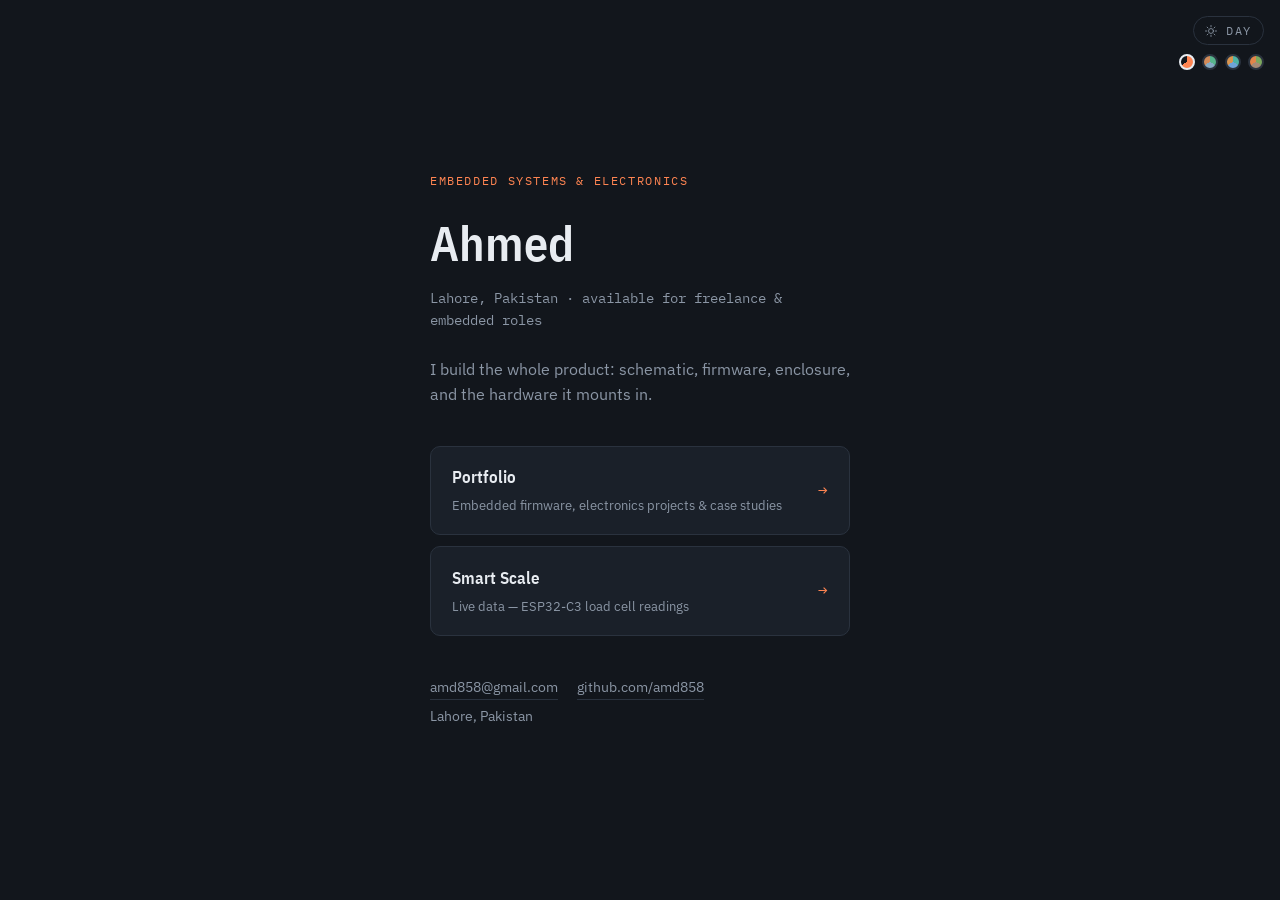
<file: index.html>
<!DOCTYPE html>
<html lang="en" data-theme="dark" data-profile="doc">
<head>
<meta charset="utf-8">
<meta name="viewport" content="width=device-width, initial-scale=1">
<title>Ahmed — amd858</title>
<meta name="description" content="Ahmed — embedded systems &amp; electronics developer in Lahore, Pakistan. Portfolio, live apps and contact.">
<link rel="preconnect" href="https://fonts.googleapis.com">
<link rel="preconnect" href="https://fonts.gstatic.com" crossorigin>
<link href="https://fonts.googleapis.com/css2?family=IBM+Plex+Mono:wght@400;500;600&family=IBM+Plex+Sans+Condensed:wght@500;600;700&family=IBM+Plex+Sans:wght@400;500;600&display=swap" rel="stylesheet">
<style>
:root{
  --font-display:"IBM Plex Sans Condensed","Arial Narrow",sans-serif;
  --font-body:"IBM Plex Sans",-apple-system,"Segoe UI",sans-serif;
  --font-mono:"IBM Plex Mono",ui-monospace,"Cascadia Code",monospace;
  --accent:var(--brass);
}
html[data-theme="dark"]{
  color-scheme:dark;
  --paper:#191C18; --ink:#E2E0D4; --dim:#A9AFA0;
  --line:rgba(226,224,212,.16);
  --green:#57B48C; --steel:#86AAC4; --copper:#D28B5A; --brass:#C9A94F; --slate:#9BA394;
  --surface:#20241F; --surface-2:#262B22;
}
html[data-theme="light"]{
  color-scheme:light;
  --paper:#E9E7DD; --ink:#1B1D14; --dim:#4E5348;
  --line:rgba(27,29,20,.16);
  --green:#0E5A3E; --steel:#2E4A5E; --copper:#8F4A1E; --brass:#6F5417; --slate:#414A42;
  --surface:#F5F3EA; --surface-2:#EFEDE1;
}
html[data-theme="dark"][data-profile="blueprint"]{
  --paper:#12181F; --ink:#DCE6EC; --dim:#8CA0AC; --line:rgba(220,230,236,.16);
  --green:#4FB3A6; --steel:#6FA3D8; --copper:#D9954F; --brass:#C9B15A; --slate:#7C8B96;
  --surface:#171F27; --surface-2:#1C2530;
}
html[data-theme="light"][data-profile="blueprint"]{
  --paper:#E8EEF3; --ink:#131A21; --dim:#47565F; --line:rgba(19,26,33,.16);
  --green:#0F6E62; --steel:#245C91; --copper:#93551C; --brass:#7C6317; --slate:#3E4A52;
  --surface:#F3F7FA; --surface-2:#EBF0F4;
}
html[data-theme="dark"][data-profile="ember"]{
  --paper:#201613; --ink:#F1E2D3; --dim:#B69885; --line:rgba(241,226,211,.16);
  --green:#7CA85E; --steel:#A68B76; --copper:#E2854A; --brass:#D6A83E; --slate:#AE8871;
  --surface:#271C18; --surface-2:#2E221D;
}
html[data-theme="light"][data-profile="ember"]{
  --paper:#F3E6D8; --ink:#211510; --dim:#6B5546; --line:rgba(33,21,16,.16);
  --green:#3D6B2C; --steel:#6B5645; --copper:#9C4A1A; --brass:#8A6112; --slate:#6B5142;
  --surface:#F8EFE3; --surface-2:#F1E5D6;
}
html[data-theme="dark"][data-profile="doc"]{
  --paper:#12161C; --ink:#E8ECF1; --dim:#8B96A5; --line:#2A323E;
  --green:#FF8552; --steel:#FF8552; --copper:#FF8552; --brass:#FF8552; --slate:#FF8552;
  --surface:#1A2029; --surface-2:#212933;
}
html[data-theme="light"][data-profile="doc"]{
  --paper:#EEF1F4; --ink:#1A2029; --dim:#5B6775; --line:#D7DCE2;
  --green:#CC4A15; --steel:#CC4A15; --copper:#CC4A15; --brass:#CC4A15; --slate:#CC4A15;
  --surface:#FFFFFF; --surface-2:#F5F7F9;
}
*{box-sizing:border-box}
body{margin:0;min-height:100vh;display:flex;align-items:center;justify-content:center;
  background:var(--paper);color:var(--ink);font-family:var(--font-body);
  font-size:16px;line-height:1.6;-webkit-font-smoothing:antialiased;padding:80px 24px}
@media(prefers-reduced-motion:reduce){*{animation:none!important;transition:none!important}}
body{transition:background-color .4s ease}
h1,p,a{transition:color .4s ease,border-color .4s ease,background-color .4s ease}
.hub{max-width:420px;width:100%}
.eyebrow{display:block;font-family:var(--font-mono);font-size:.72rem;letter-spacing:.14em;
  text-transform:uppercase;color:var(--accent);margin-bottom:.9rem}
h1{font-family:var(--font-display);font-weight:600;font-size:clamp(2.2rem,6vw,3rem);margin:0 0 .4rem;color:var(--ink)}
.tag{font-family:var(--font-mono);font-size:.85rem;color:var(--dim);margin:0 0 1.6rem}
.blurb{max-width:46ch;color:var(--dim);font-size:.98rem;margin:0 0 2.4rem}
.links{display:flex;flex-direction:column;gap:.7rem;margin-bottom:2.6rem}
.links a{display:flex;align-items:baseline;justify-content:space-between;gap:1rem;
  padding:1.1rem 1.3rem;border:1px solid var(--line);border-radius:10px;
  background:var(--surface);text-decoration:none;color:var(--ink)}
.links a:hover{border-color:var(--accent)}
.links .t{display:flex;flex-direction:column;gap:.25rem}
.links .name{font-family:var(--font-display);font-weight:600;font-size:1.05rem}
.links .desc{font-size:.83rem;color:var(--dim);font-weight:400}
.links .arrow{color:var(--accent);font-family:var(--font-mono);flex:none;align-self:center}
footer{font-size:.85rem;color:var(--dim)}
footer a{color:var(--dim);text-decoration:none;border-bottom:1px solid var(--line)}
footer a:hover{color:var(--accent);border-color:var(--accent)}
footer .row{display:flex;gap:1.2rem;flex-wrap:wrap;margin-bottom:.4rem}
.theme{position:fixed;top:16px;right:16px;z-index:5;display:flex;align-items:center;gap:8px;background:none;border:1px solid var(--line);border-radius:100px;padding:6px 12px 6px 10px;cursor:pointer;color:var(--dim);font-family:var(--font-mono);font-size:.75rem;letter-spacing:.1em;text-transform:uppercase;transition:all .2s}
.theme:hover{color:var(--ink);border-color:var(--accent)}.theme svg{width:14px;height:14px;fill:none;stroke:currentColor;stroke-width:1.5;stroke-linecap:round;flex:none}.theme .moon{display:none}
html[data-theme="light"] .theme .sun{display:none}html[data-theme="light"] .theme .moon{display:block}
.profiles{position:fixed;top:54px;right:16px;z-index:5;display:flex;gap:7px}
.profiles button{width:16px;height:16px;border-radius:50%;padding:0;cursor:pointer;
  border:2px solid var(--line);background:conic-gradient(var(--sw-a) 0deg 120deg,var(--sw-b) 120deg 240deg,var(--sw-c) 240deg 360deg);
  transition:border-color .3s,transform .15s}
.profiles button:hover{transform:scale(1.18)}
.profiles button[aria-pressed="true"]{border-color:var(--ink)}
.profiles button:focus-visible{outline:2px solid var(--accent);outline-offset:2px}
@media(max-width:640px){.theme{top:10px;right:10px;padding:6px 10px}.theme .label{display:none}
  .profiles{top:44px;right:10px;gap:6px}
  body{padding:64px 20px}}
</style>
</head>
<body>

<button class="theme" id="themeBtn" type="button" aria-pressed="false" aria-label="Toggle theme">
  <svg class="sun" viewBox="0 0 24 24" aria-hidden="true"><circle cx="12" cy="12" r="4.2"/><path d="M12 2.6v2.2M12 19.2v2.2M2.6 12h2.2M19.2 12h2.2M5.3 5.3l1.6 1.6M17.1 17.1l1.6 1.6M18.7 5.3l-1.6 1.6M6.9 17.1l-1.6 1.6"/></svg>
  <svg class="moon" viewBox="0 0 24 24" aria-hidden="true"><path d="M20.5 14.6A8.6 8.6 0 0 1 9.4 3.5a8.6 8.6 0 1 0 11.1 11.1z"/></svg>
  <span class="label">Dark</span>
</button>
<div class="profiles" id="profilePicker" role="group" aria-label="Color profile">
  <button type="button" data-profile="doc" aria-pressed="true" aria-label="Doc color profile" title="Doc"
    style="--sw-a:#FF8552;--sw-b:#FF8552;--sw-c:#12161C"></button>
  <button type="button" data-profile="field" aria-pressed="false" aria-label="Field color profile" title="Field"
    style="--sw-a:#57B48C;--sw-b:#86AAC4;--sw-c:#D28B5A"></button>
  <button type="button" data-profile="blueprint" aria-pressed="false" aria-label="Blueprint color profile" title="Blueprint"
    style="--sw-a:#4FB3A6;--sw-b:#6FA3D8;--sw-c:#D9954F"></button>
  <button type="button" data-profile="ember" aria-pressed="false" aria-label="Ember color profile" title="Ember"
    style="--sw-a:#7CA85E;--sw-b:#A68B76;--sw-c:#E2854A"></button>
</div>

<div class="hub">
  <span class="eyebrow">Embedded systems &amp; electronics</span>
  <h1>Ahmed</h1>
  <p class="tag">Lahore, Pakistan · available for freelance &amp; embedded roles</p>
  <p class="blurb">I build the whole product: schematic, firmware, enclosure, and the hardware it mounts in.</p>

  <nav class="links">
    <a href="portfolio/">
      <span class="t"><span class="name">Portfolio</span><span class="desc">Embedded firmware, electronics projects &amp; case studies</span></span>
      <span class="arrow">→</span>
    </a>
    <a href="scale/">
      <span class="t"><span class="name">Smart Scale</span><span class="desc">Live data — ESP32-C3 load cell readings</span></span>
      <span class="arrow">→</span>
    </a>
  </nav>

  <footer>
    <div class="row">
      <a href="mailto:amd858@gmail.com">amd858@gmail.com</a>
      <a href="https://github.com/amd858">github.com/amd858</a>
    </div>
    <div>Lahore, Pakistan</div>
  </footer>
</div>

<script>
(function(){
  var root=document.documentElement, btn=document.getElementById('themeBtn'), label=btn.querySelector('.label'), saved=null;
  try{saved=localStorage.getItem('theme')}catch(e){}
  var start=saved||'dark';
  apply(start,false);
  function apply(mode){
    root.setAttribute('data-theme',mode);
    btn.setAttribute('aria-pressed',mode==='light'?'true':'false');
    label.textContent=mode==='dark'?'Day':'Night';
    try{localStorage.setItem('theme',mode)}catch(e){}
  }
  btn.addEventListener('click',function(){
    apply(root.getAttribute('data-theme')==='dark'?'light':'dark');
  });
  window.addEventListener('storage',function(e){
    if(e.key==='theme' && e.newValue && e.newValue!==root.getAttribute('data-theme')){
      apply(e.newValue);
    }
  });
})();
(function(){
  var root=document.documentElement, picker=document.getElementById('profilePicker');
  if(!picker) return;
  var buttons=[].slice.call(picker.querySelectorAll('button')), saved=null;
  try{saved=localStorage.getItem('profile')}catch(e){}
  apply(saved||'doc');
  function apply(name){
    root.setAttribute('data-profile',name);
    buttons.forEach(function(b){b.setAttribute('aria-pressed',b.dataset.profile===name?'true':'false')});
    try{localStorage.setItem('profile',name)}catch(e){}
  }
  buttons.forEach(function(b){
    b.addEventListener('click',function(){apply(b.dataset.profile)});
  });
  window.addEventListener('storage',function(e){
    if(e.key==='profile' && e.newValue && e.newValue!==root.getAttribute('data-profile')){
      apply(e.newValue);
    }
  });
})();
</script>
</body>
</html>
</file>
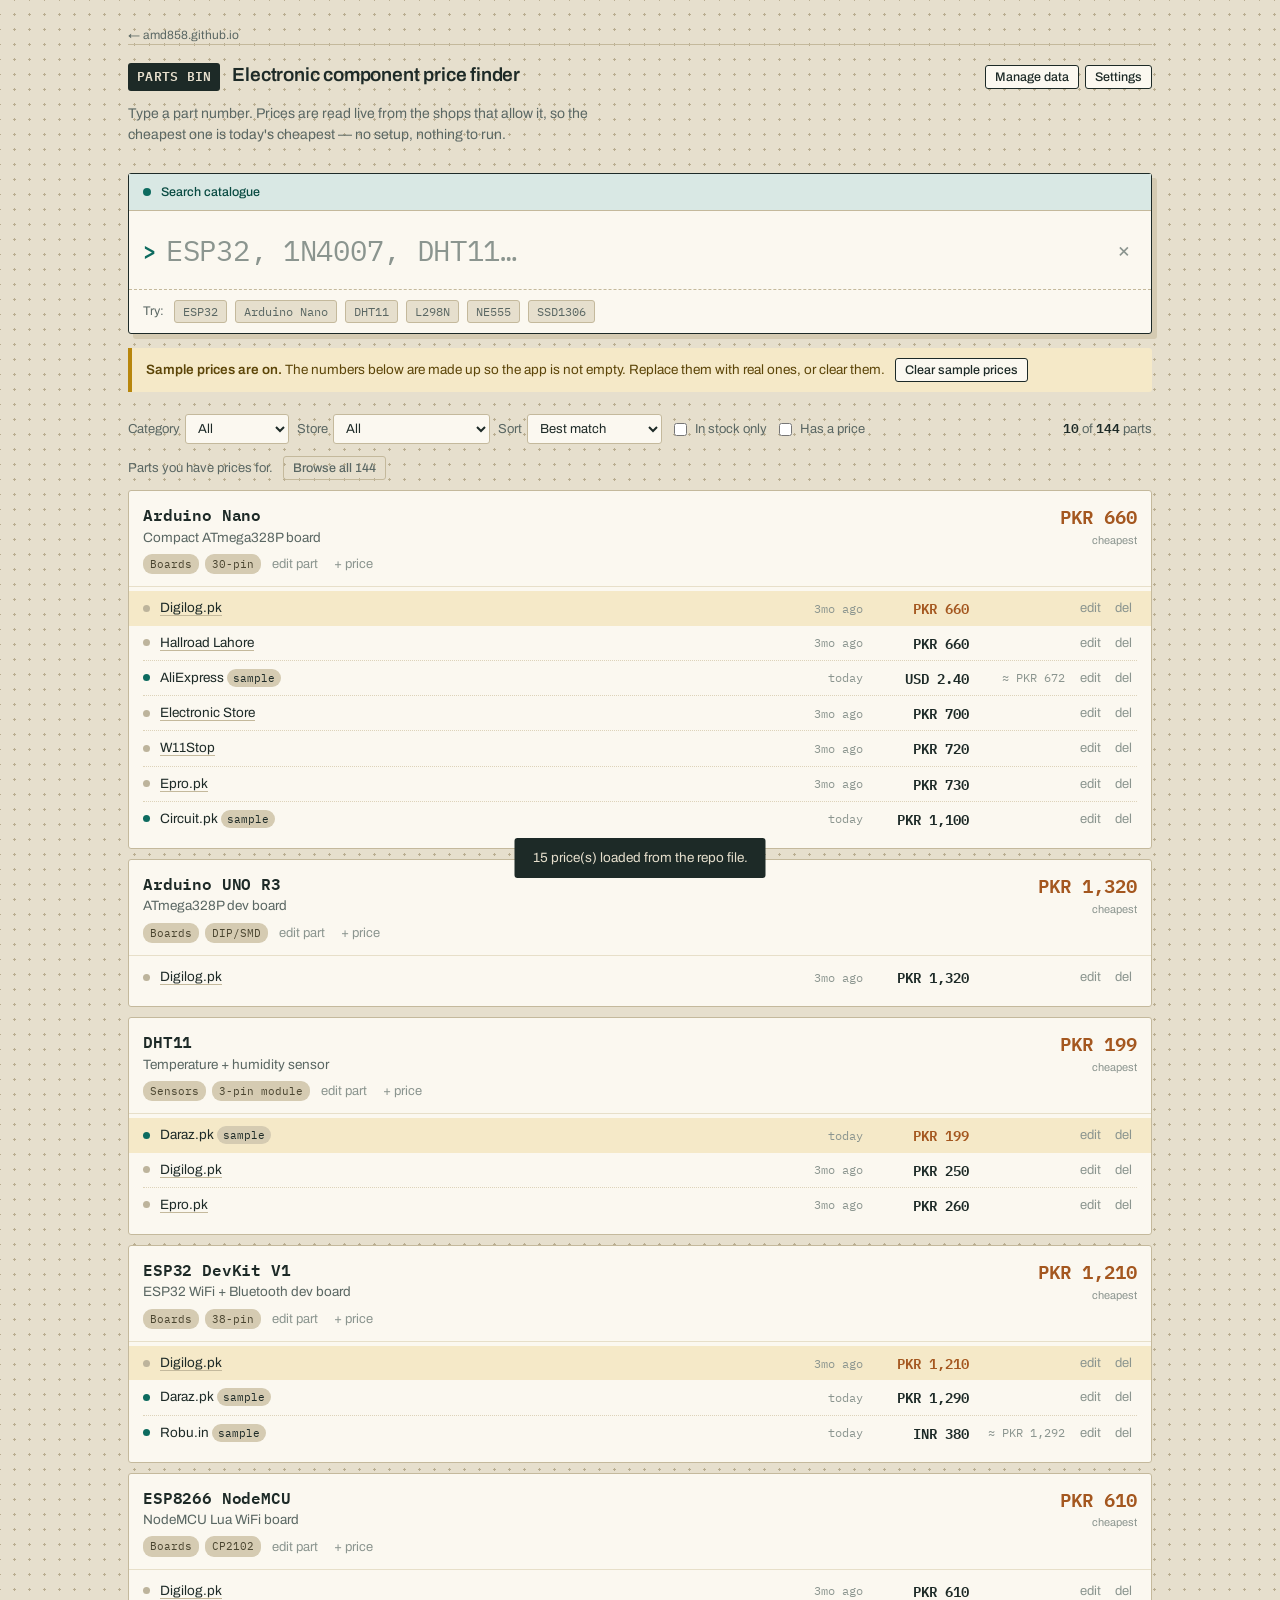
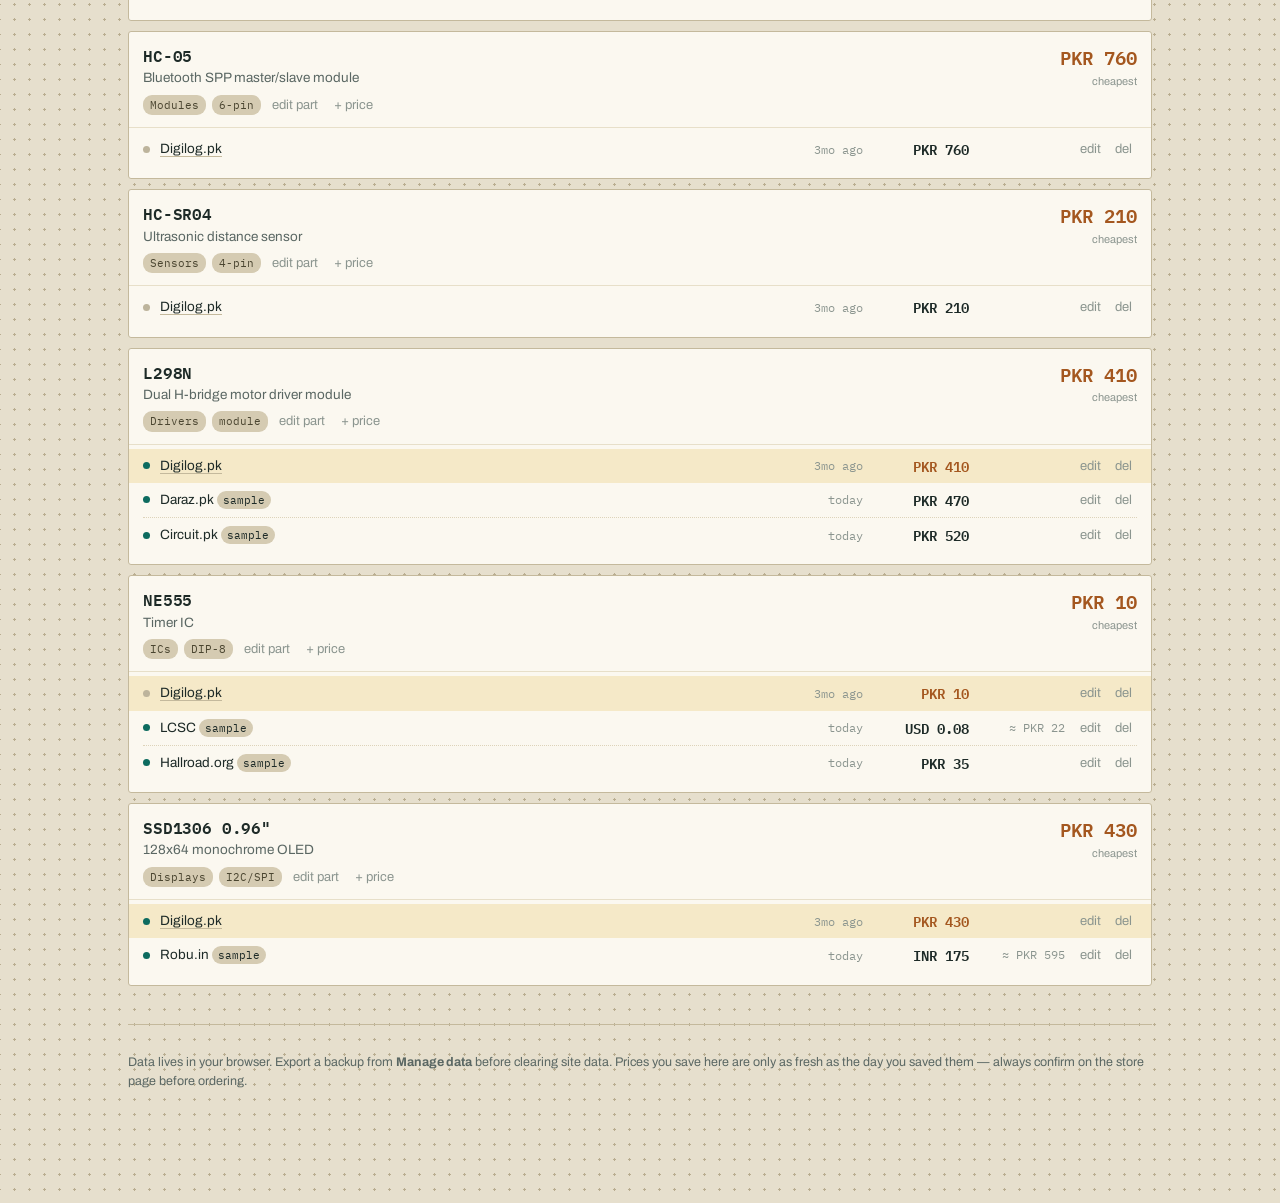
<file: parts-bin/index.html>
<!DOCTYPE html>
<html lang="en">
<head>
<meta charset="utf-8">
<meta name="viewport" content="width=device-width, initial-scale=1, viewport-fit=cover">
<title>Parts Bin — electronic component price finder</title>
<meta name="description" content="Search an electronic component, compare what each store charges, and jump straight to the store listing.">
<link rel="preconnect" href="https://fonts.googleapis.com">
<link rel="preconnect" href="https://fonts.gstatic.com" crossorigin>
<link href="https://fonts.googleapis.com/css2?family=Archivo:wght@400;500;600;700&family=IBM+Plex+Mono:wght@400;500;600&display=swap" rel="stylesheet">
<style>
:root{
  --board:#e6dfcd;
  --board-deep:#d5cbb2;
  --hole:#b9ad90;
  --ink:#1d2a27;
  --ink-soft:#5a6763;
  --ink-faint:#8b958f;
  --solder:#0d6b5f;
  --solder-dark:#084a41;
  --solder-tint:#d9e8e4;
  --copper:#a4571f;
  --gold:#b8860b;
  --gold-tint:#f5e9c8;
  --card:#fbf8f0;
  --line:#c4b99c;
  --danger:#9c2f22;
  --r:3px;
  --pad:clamp(14px,4vw,28px);
}
*{box-sizing:border-box}
html,body{margin:0;padding:0}
body{
  background-color:var(--board);
  background-image:radial-gradient(var(--hole) 1.1px, transparent 1.2px);
  background-size:15px 15px;
  background-position:7px 7px;
  color:var(--ink);
  font-family:'Archivo',system-ui,-apple-system,'Segoe UI',sans-serif;
  font-size:16px;
  line-height:1.5;
  -webkit-text-size-adjust:100%;
}
.mono{font-family:'IBM Plex Mono',ui-monospace,Menlo,Consolas,monospace}
.wrap{max-width:1080px;margin:0 auto;padding:0 var(--pad) 100px}

/* ---------- masthead ---------- */
.masthead{padding:26px 0 8px;display:flex;align-items:baseline;gap:12px;flex-wrap:wrap}
.mark{
  font-family:'IBM Plex Mono',monospace;font-weight:600;font-size:13px;letter-spacing:.02em;
  background:var(--ink);color:var(--board);padding:4px 9px;border-radius:var(--r);
}
.masthead h1{font-size:19px;font-weight:600;margin:0;letter-spacing:-.01em}
.masthead p{margin:0;color:var(--ink-soft);font-size:14px;flex-basis:100%;max-width:62ch}
.mast-actions{margin-left:auto;display:flex;gap:6px}

/* ---------- hero search ---------- */
.console{
  margin-top:20px;background:var(--card);border:1.5px solid var(--ink);
  border-radius:var(--r);box-shadow:5px 5px 0 var(--board-deep);
}
.console-top{
  display:flex;align-items:center;gap:10px;padding:9px 14px;
  border-bottom:1px solid var(--line);background:var(--solder-tint);
}
.console-top span{font-size:12.5px;color:var(--solder-dark);font-weight:500}
.lamp{width:8px;height:8px;border-radius:50%;background:var(--solder);flex:none}
.searchrow{display:flex;align-items:center;gap:10px;padding:6px 14px}
.searchrow .caret{color:var(--solder);font-size:22px;font-weight:600;line-height:1}
#q{
  flex:1;border:0;outline:0;background:transparent;padding:14px 0;
  font-family:'IBM Plex Mono',monospace;font-size:clamp(19px,4.6vw,29px);
  font-weight:500;color:var(--ink);letter-spacing:-.01em;min-width:0;
}
#q::placeholder{color:var(--ink-faint);font-weight:400}
.clearbtn{border:0;background:transparent;color:var(--ink-faint);font-size:22px;cursor:pointer;padding:4px 6px;line-height:1}
.clearbtn:hover{color:var(--danger)}
.console-foot{
  padding:10px 14px;border-top:1px dashed var(--line);
  display:flex;gap:8px;flex-wrap:wrap;align-items:center;
}
.console-foot small{color:var(--ink-soft);font-size:12.5px;margin-right:2px}
.chipsug{
  border:1px solid var(--line);background:var(--board);color:var(--ink-soft);
  font-family:'IBM Plex Mono',monospace;font-size:12px;padding:3px 8px;
  border-radius:var(--r);cursor:pointer;
}
.chipsug:hover{border-color:var(--solder);color:var(--solder-dark);background:var(--solder-tint)}

/* ---------- buttons ---------- */
button{font-family:inherit}
.btn{
  border:1.5px solid var(--ink);background:var(--card);color:var(--ink);
  padding:7px 13px;border-radius:var(--r);font-size:13.5px;font-weight:500;cursor:pointer;
}
.btn:hover{background:var(--solder-tint)}
.btn-solid{background:var(--solder);border-color:var(--solder-dark);color:#fff}
.btn-solid:hover{background:var(--solder-dark)}
.btn-sm{padding:4px 9px;font-size:12.5px;border-width:1px}
.btn-danger{color:var(--danger);border-color:var(--danger)}
.btn-danger:hover{background:#f6e4e1}
.btn-ghost{border-color:var(--line);background:transparent;color:var(--ink-soft)}
.btn-ghost:hover{background:var(--card);color:var(--ink)}
:focus-visible{outline:2.5px solid var(--copper);outline-offset:2px}

/* ---------- banner ---------- */
.banner{
  margin-top:14px;padding:10px 14px;border-left:4px solid var(--gold);
  background:var(--gold-tint);border-radius:0 var(--r) var(--r) 0;
  font-size:13.5px;color:#5c4508;display:flex;gap:10px;align-items:center;flex-wrap:wrap;
}
.banner strong{font-weight:600}

/* ---------- filters ---------- */
.filters{display:flex;gap:8px;flex-wrap:wrap;align-items:center;margin:22px 0 12px}
.filters select,.filters input[type=number]{
  font-family:inherit;font-size:13px;padding:6px 8px;border:1px solid var(--line);
  background:var(--card);color:var(--ink);border-radius:var(--r);
}
.filters label{font-size:13px;color:var(--ink-soft);display:flex;align-items:center;gap:5px}
.count{margin-left:auto;font-size:13px;color:var(--ink-soft)}
.count b{font-family:'IBM Plex Mono',monospace;color:var(--ink);font-weight:600}

/* ---------- live links ---------- */
.live{
  background:var(--card);border:1px solid var(--line);border-left:4px solid var(--copper);
  border-radius:0 var(--r) var(--r) 0;padding:12px 14px;margin-bottom:18px;
}
.live h3{margin:0 0 3px;font-size:14px;font-weight:600}
.live p{margin:0 0 9px;font-size:12.5px;color:var(--ink-soft);max-width:66ch}
.livelinks{display:flex;gap:6px;flex-wrap:wrap}
.livelinks a{
  font-size:12.5px;text-decoration:none;color:var(--solder-dark);background:var(--solder-tint);
  border:1px solid #b5cfc9;padding:4px 10px;border-radius:var(--r);
}
.livelinks a:hover{background:var(--solder);color:#fff;border-color:var(--solder-dark)}

/* ---------- component strip ---------- */
.strip{
  background:var(--card);border:1px solid var(--line);border-radius:var(--r);
  margin-bottom:10px;overflow:hidden;
}
.strip-head{
  display:flex;gap:12px;align-items:flex-start;padding:12px 14px;
  border-bottom:1px solid #e7dfc9;flex-wrap:wrap;
}
.pn{
  font-family:'IBM Plex Mono',monospace;font-weight:600;font-size:15.5px;
  color:var(--ink);letter-spacing:-.01em;word-break:break-word;
}
.strip-title{flex:1;min-width:200px}
.strip-title .nm{font-size:13.5px;color:var(--ink-soft);margin-top:1px}
.meta{display:flex;gap:6px;flex-wrap:wrap;margin-top:6px}
.tag{
  font-size:11px;padding:2px 7px;border-radius:9px;background:var(--board-deep);
  color:#4a4530;font-family:'IBM Plex Mono',monospace;
}
.best{
  text-align:right;font-family:'IBM Plex Mono',monospace;flex:none;
}
.best .amt{font-size:19px;font-weight:600;color:var(--copper);white-space:nowrap}
.best .lbl{font-size:11px;color:var(--ink-faint);font-family:'Archivo',sans-serif}
.best .none{font-size:12.5px;color:var(--ink-faint);font-family:'Archivo',sans-serif}

.prices{padding:4px 14px 12px}
.prow{
  display:flex;align-items:center;gap:10px;padding:7px 0;
  border-bottom:1px dotted #ddd3ba;font-size:13.5px;flex-wrap:wrap;
}
.prow:last-child{border-bottom:0}
.prow .store{flex:1;min-width:110px}
.prow .store a{color:var(--ink);text-decoration:none;border-bottom:1px solid var(--line)}
.prow .store a:hover{color:var(--solder);border-color:var(--solder)}
.prow .amt{font-family:'IBM Plex Mono',monospace;font-weight:600;min-width:96px;text-align:right}
.prow .conv{font-family:'IBM Plex Mono',monospace;font-size:12px;color:var(--ink-faint);min-width:86px;text-align:right}
.prow.is-best{background:var(--gold-tint);margin:0 -14px;padding:7px 14px;border-bottom:0}
.prow.is-best .amt{color:var(--copper)}
.dot{width:7px;height:7px;border-radius:50%;flex:none}
.dot.in{background:var(--solder)}
.dot.out{background:#b8433a}
.dot.unk{background:#bdb49c}
.when{font-size:11.5px;color:var(--ink-faint);font-family:'IBM Plex Mono',monospace}
.rowacts{display:flex;gap:4px}
.iconbtn{border:0;background:transparent;cursor:pointer;color:var(--ink-faint);font-size:13px;padding:2px 5px;border-radius:var(--r)}
.iconbtn:hover{background:var(--board-deep);color:var(--ink)}
.noprice{padding:2px 14px 10px;font-size:12.5px;color:var(--ink-faint)}
.linkbtn{
  border:0;background:transparent;padding:0;cursor:pointer;font-size:12.5px;
  color:var(--solder);border-bottom:1px solid var(--solder);font-family:inherit;
}
.linkbtn:hover{color:var(--solder-dark)}
.lead{
  display:flex;align-items:center;gap:10px;flex-wrap:wrap;
  font-size:13px;color:var(--ink-soft);margin:0 0 10px;
}

/* ---------- empty ---------- */
.empty{
  background:var(--card);border:1px dashed var(--line);border-radius:var(--r);
  padding:34px 22px;text-align:center;
}
.empty h3{margin:0 0 6px;font-size:16px;font-weight:600}
.empty p{margin:0 auto 14px;font-size:14px;color:var(--ink-soft);max-width:46ch}

/* ---------- modal ---------- */
.scrim{
  position:fixed;inset:0;background:rgba(29,42,39,.55);display:none;
  align-items:flex-start;justify-content:center;padding:20px;z-index:60;overflow-y:auto;
}
.scrim.open{display:flex}
.modal{
  background:var(--card);border:1.5px solid var(--ink);border-radius:var(--r);
  width:100%;max-width:540px;margin:auto;box-shadow:7px 7px 0 rgba(0,0,0,.22);
}
.modal-head{
  display:flex;align-items:center;padding:12px 16px;border-bottom:1px solid var(--line);
  background:var(--solder-tint);
}
.modal-head h2{margin:0;font-size:15px;font-weight:600}
.modal-head .x{margin-left:auto;border:0;background:transparent;font-size:20px;cursor:pointer;color:var(--ink-soft);line-height:1}
.modal-body{padding:16px;max-height:66vh;overflow-y:auto}
.modal-foot{padding:12px 16px;border-top:1px solid var(--line);display:flex;gap:8px;justify-content:flex-end;flex-wrap:wrap}
.f{margin-bottom:13px}
.f label{display:block;font-size:12.5px;color:var(--ink-soft);margin-bottom:4px}
.f input,.f select,.f textarea{
  width:100%;font-family:inherit;font-size:14px;padding:8px 10px;
  border:1px solid var(--line);background:#fff;color:var(--ink);border-radius:var(--r);
}
.f input.mono,.f textarea.mono{font-family:'IBM Plex Mono',monospace}
.f textarea{min-height:78px;resize:vertical}
.f .hint{font-size:11.5px;color:var(--ink-faint);margin-top:4px}
.f2{display:grid;grid-template-columns:1fr 1fr;gap:10px}
.err{color:var(--danger);font-size:13px;margin-bottom:10px;display:none}
.err.show{display:block}

/* ---------- manager lists ---------- */
.mrow{
  display:flex;gap:8px;align-items:center;padding:9px 0;border-bottom:1px dotted #ddd3ba;font-size:13.5px;
}
.mrow:last-child{border-bottom:0}
.mrow .nmwrap{flex:1;min-width:0}
.mrow .sub{font-size:11.5px;color:var(--ink-faint);font-family:'IBM Plex Mono',monospace;overflow:hidden;text-overflow:ellipsis;white-space:nowrap}
.sw{display:flex;align-items:center;gap:5px;font-size:12px;color:var(--ink-soft)}
.pill{font-size:11px;font-family:'IBM Plex Mono',monospace;background:var(--board-deep);padding:2px 6px;border-radius:9px}
.pill.live{background:var(--solder);color:#fff}
.matched{display:block;font-size:11px;color:var(--ink-faint);margin-top:1px;
  overflow:hidden;text-overflow:ellipsis;white-space:nowrap;max-width:100%}
.tabs{display:flex;gap:4px;margin-bottom:14px;border-bottom:1px solid var(--line)}
.tabs button{
  border:0;background:transparent;padding:8px 12px;font-size:13.5px;cursor:pointer;
  color:var(--ink-soft);border-bottom:2.5px solid transparent;margin-bottom:-1px;
}
.tabs button.on{color:var(--ink);border-bottom-color:var(--solder);font-weight:600}
.pane{display:none}
.pane.on{display:block}
.stat{font-family:'IBM Plex Mono',monospace;font-size:12.5px;color:var(--ink-soft);margin-bottom:12px}

/* ---------- toast ---------- */
#toast{
  position:fixed;left:50%;bottom:22px;transform:translateX(-50%);
  background:var(--ink);color:var(--board);padding:10px 18px;border-radius:var(--r);
  font-size:13.5px;z-index:90;opacity:0;pointer-events:none;transition:opacity .18s;
  max-width:90vw;text-align:center;
}
#toast.show{opacity:1}

/* ---------- footer ---------- */
footer{
  margin-top:38px;padding-top:16px;border-top:1px solid var(--line);
  font-size:12.5px;color:var(--ink-soft);
}
footer a{color:var(--solder-dark)}

@media (max-width:640px){
  .best{text-align:left;width:100%}
  .prow .conv{display:none}
  .mast-actions{margin-left:0;flex-basis:100%}
}
@media (prefers-reduced-motion:reduce){*{transition:none!important;animation:none!important}}
</style>
</head>
<body>
<div class="wrap">

  <header class="masthead">
    <a href="../" style="font-size:12px;color:var(--ink-soft);text-decoration:none;border-bottom:1px solid var(--line);margin-bottom:4px;flex-basis:100%">&larr; amd858.github.io</a>
    <span class="mark">PARTS BIN</span>
    <h1>Electronic component price finder</h1>
    <div class="mast-actions">
      <button class="btn btn-sm" id="btnManage">Manage data</button>
      <button class="btn btn-sm" id="btnSettings">Settings</button>
    </div>
    <p>Type a part number. Prices are read live from the shops that allow it, so the cheapest one is today's cheapest — no setup, nothing to run.</p>
  </header>

  <section class="console">
    <div class="console-top"><span class="lamp"></span><span>Search catalogue</span></div>
    <div class="searchrow">
      <span class="caret mono">&gt;</span>
      <input id="q" class="mono" type="search" autocomplete="off" spellcheck="false"
             placeholder="ESP32, 1N4007, DHT11…" aria-label="Search for a component">
      <button class="clearbtn" id="btnClearQ" title="Clear search" aria-label="Clear search">&times;</button>
    </div>
    <div class="console-foot">
      <small>Try:</small>
      <button class="chipsug">ESP32</button>
      <button class="chipsug">Arduino Nano</button>
      <button class="chipsug">DHT11</button>
      <button class="chipsug">L298N</button>
      <button class="chipsug">NE555</button>
      <button class="chipsug">SSD1306</button>
    </div>
  </section>

  <div id="demoBanner" class="banner" hidden>
    <span><strong>Sample prices are on.</strong> The numbers below are made up so the app is not empty. Replace them with real ones, or clear them.</span>
    <button class="btn btn-sm" id="btnClearDemo">Clear sample prices</button>
  </div>

  <div class="filters">
    <label>Category
      <select id="fCat"><option value="">All</option></select>
    </label>
    <label>Store
      <select id="fStore"><option value="">All</option></select>
    </label>
    <label>Sort
      <select id="fSort">
        <option value="relevance">Best match</option>
        <option value="cheap">Cheapest first</option>
        <option value="expensive">Priciest first</option>
        <option value="az">Part number A–Z</option>
      </select>
    </label>
    <label><input type="checkbox" id="fStock"> In stock only</label>
    <label><input type="checkbox" id="fPriced"> Has a price</label>
    <span class="count" id="count"></span>
  </div>

  <section class="live" id="liveBox" hidden>
    <h3>Check live prices for “<span id="liveQ"></span>”</h3>
    <p>Saved prices go stale. These open each store's own search page in a new tab, so you see today's price and stock.</p>
    <div class="livelinks" id="liveLinks"></div>
  </section>

  <main id="results"></main>

  <footer>
    <p>Data lives in your browser. Export a backup from <b>Manage data</b> before clearing site data. Prices you save here are only as fresh as the day you saved them — always confirm on the store page before ordering.</p>
  </footer>
</div>

<div class="scrim" id="scrim"><div class="modal" id="modal"></div></div>
<div id="toast" role="status" aria-live="polite"></div>

<script src="app.js"></script>
</body>
</html>
</file>
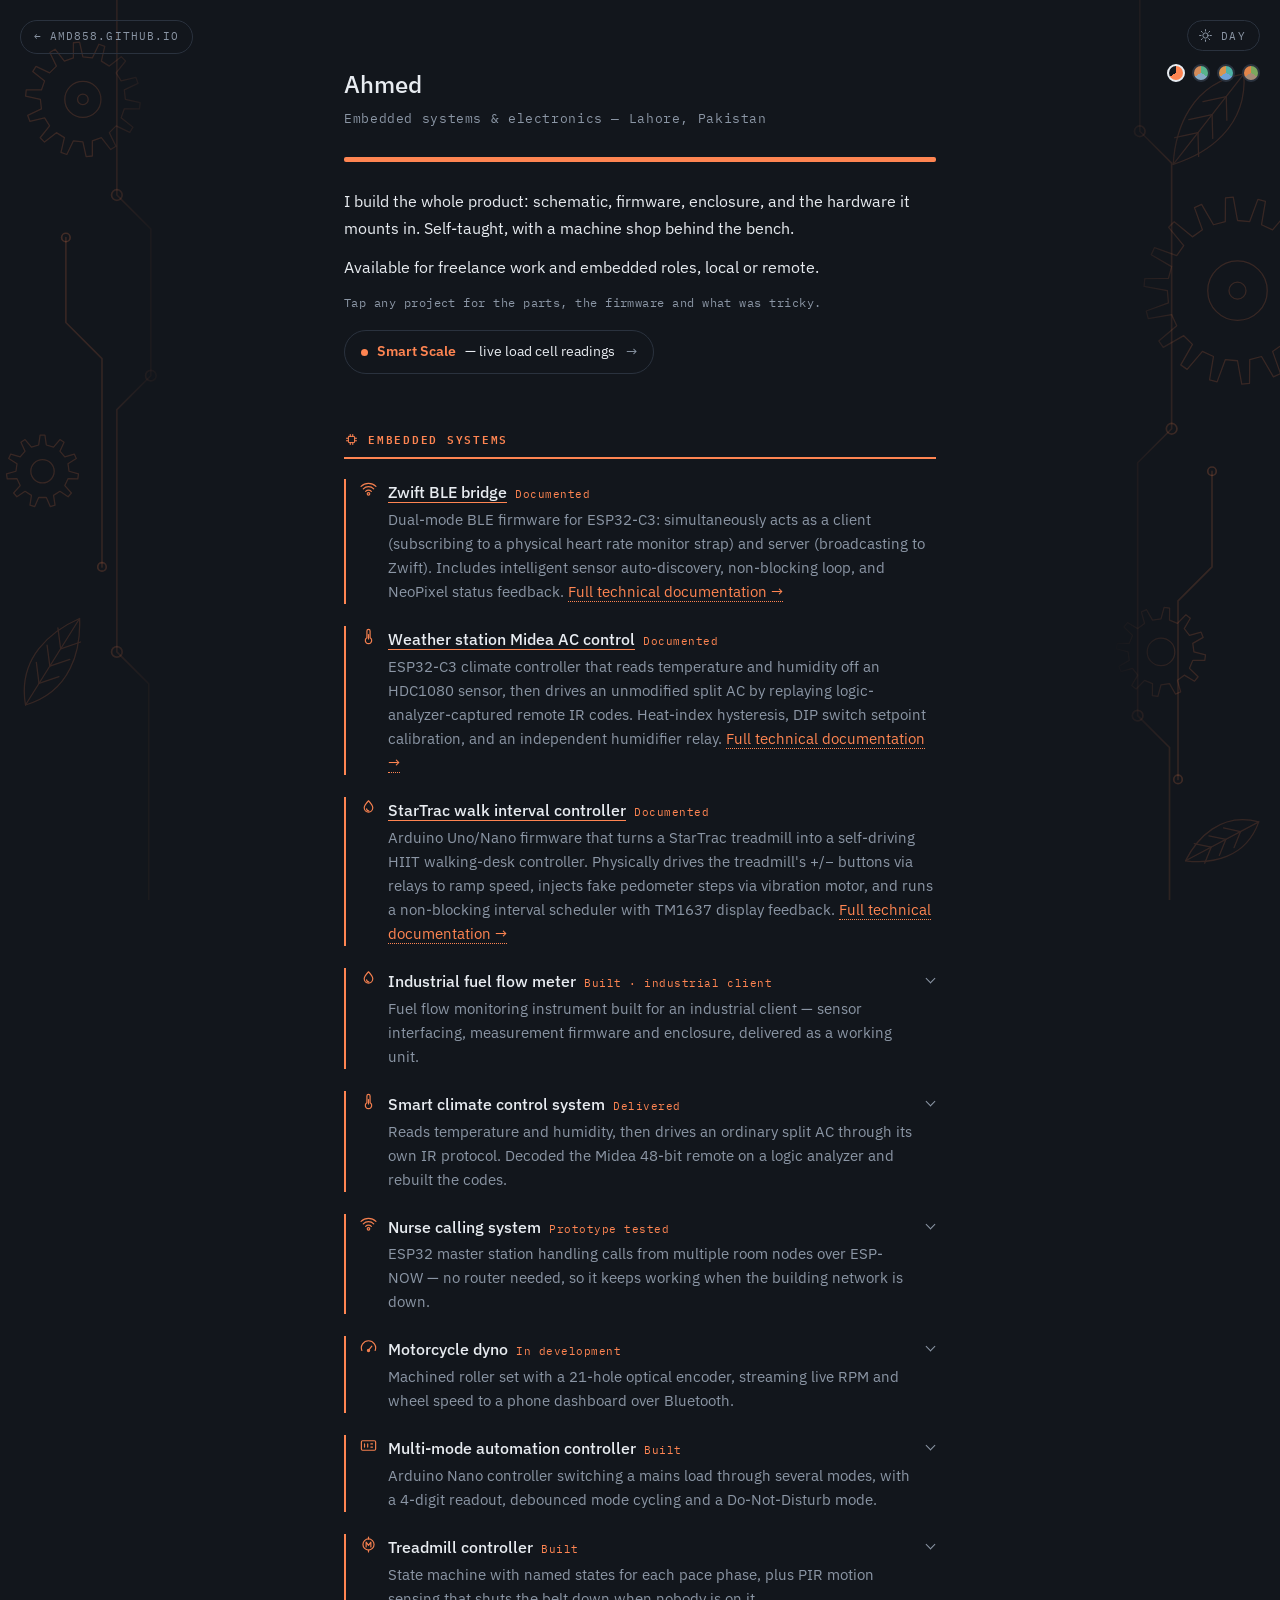
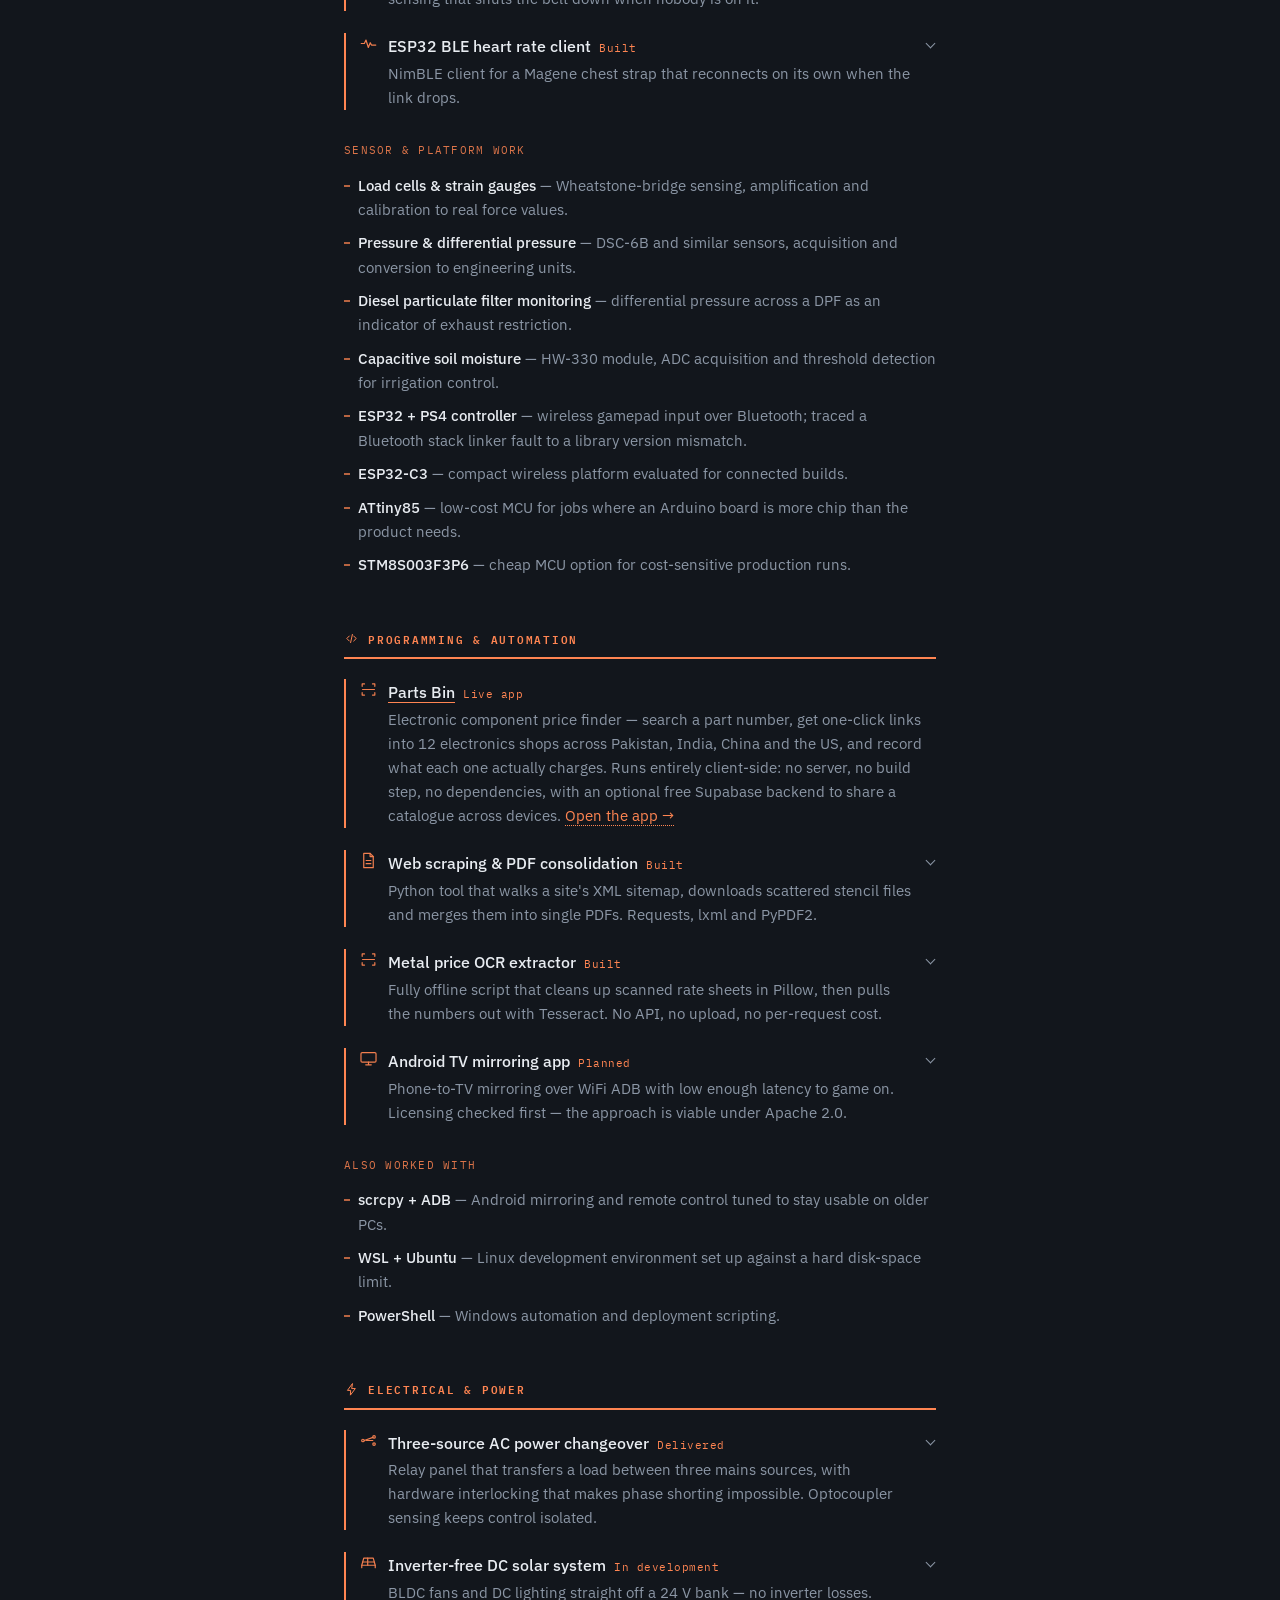
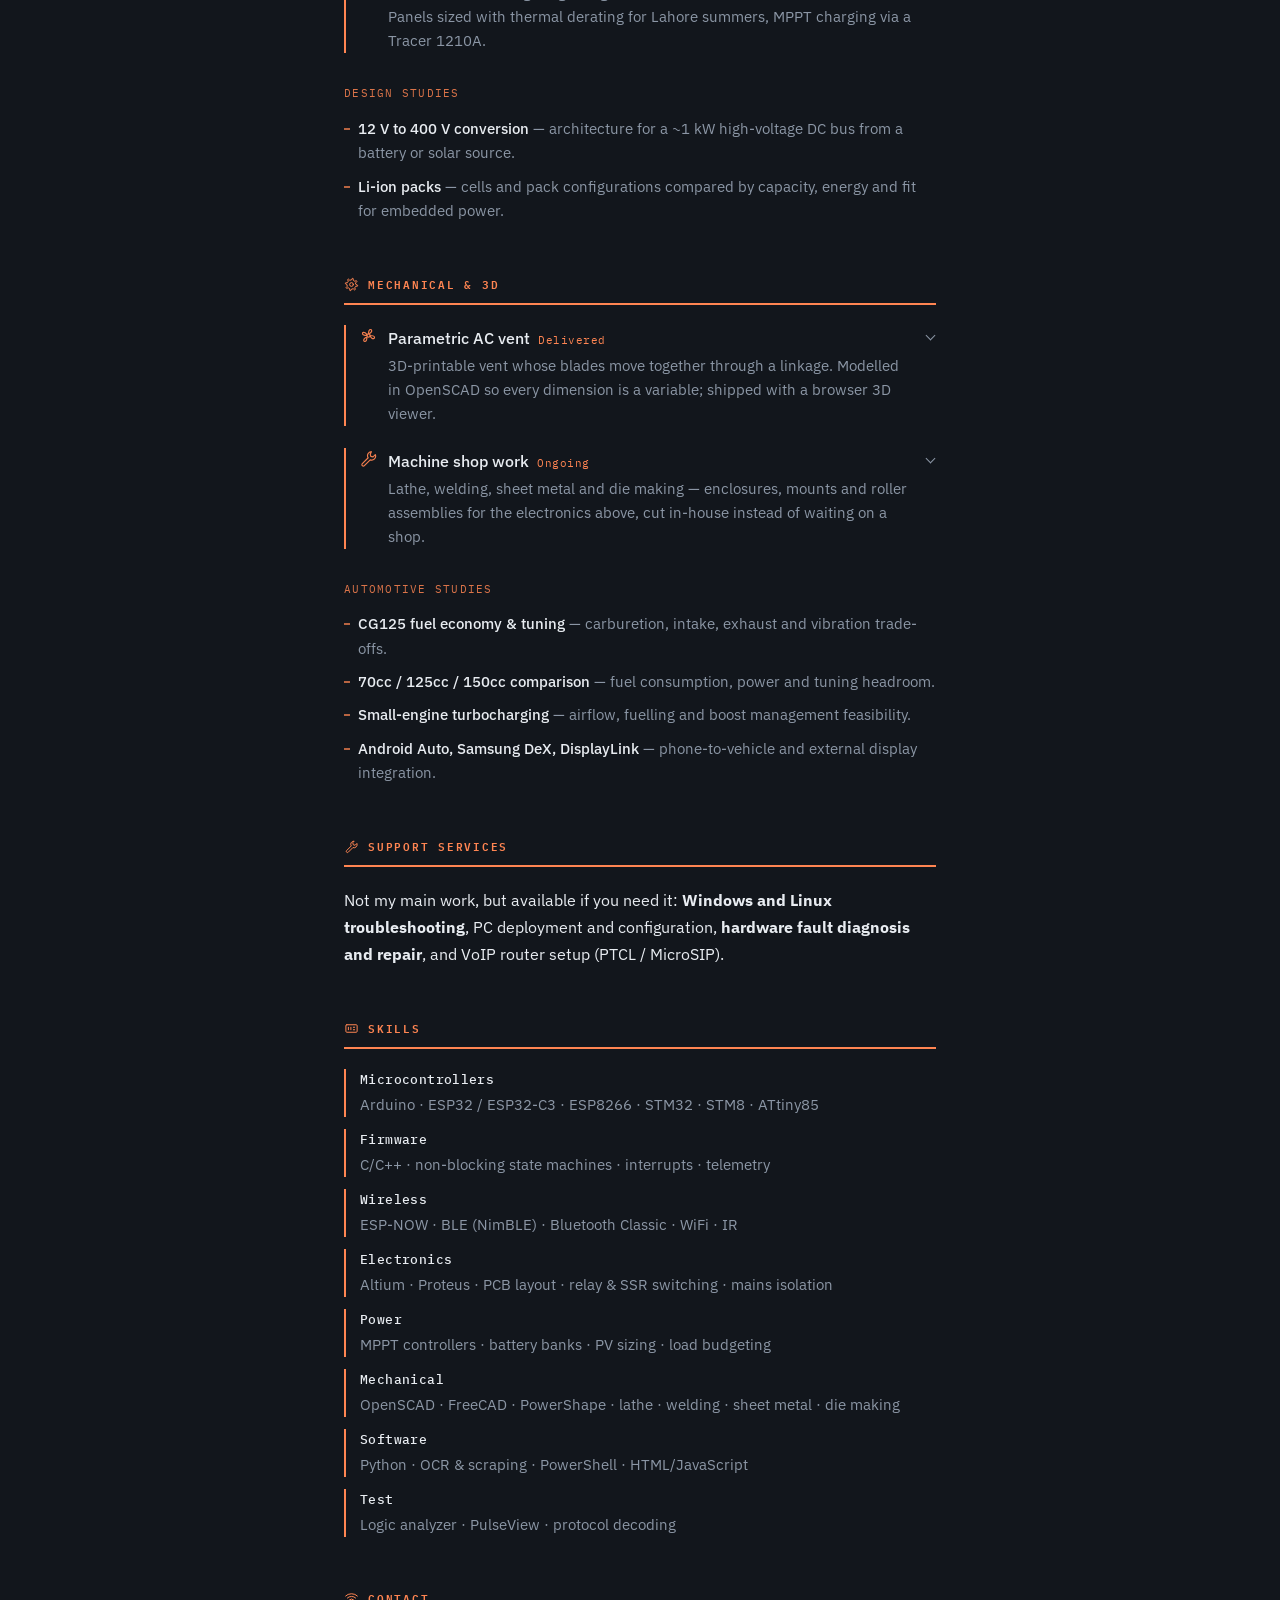
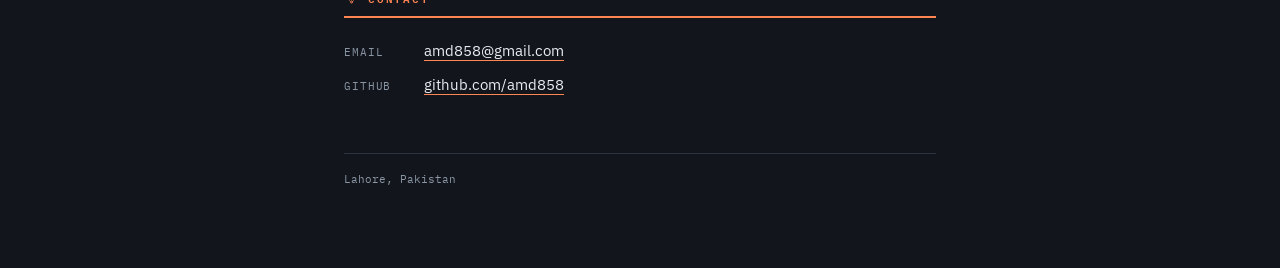
<file: portfolio/index.html>
<!DOCTYPE html>
<html lang="en" data-theme="dark" data-profile="doc">
<head>
<meta charset="utf-8">
<meta name="viewport" content="width=device-width, initial-scale=1">
<title>Ahmed — Embedded Systems &amp; Electronics</title>
<meta name="description" content="Embedded systems and electronics developer in Lahore, Pakistan. Firmware, sensors, automation, power electronics and Python automation.">
<link rel="preconnect" href="https://fonts.googleapis.com">
<link rel="preconnect" href="https://fonts.gstatic.com" crossorigin>
<link href="https://fonts.googleapis.com/css2?family=IBM+Plex+Mono:wght@400;500&family=IBM+Plex+Sans:wght@400;500;600&display=swap" rel="stylesheet">
<style>
:root{
  --mono:"IBM Plex Mono",ui-monospace,Menlo,monospace;
  --accent:var(--green);
}
/* ---- night: warm graphite, low glare ---- */
html[data-theme="dark"]{
  color-scheme:dark;
  --paper:#191C18;   --ink:#E2E0D4;   --dim:#A9AFA0;
  --line:rgba(226,224,212,.16);
  --green:#57B48C;   --steel:#86AAC4; --copper:#D28B5A;
  --brass:#C9A94F;   --slate:#9BA394;
  --art-mech:.16; --art-trace:.15; --art-pad:.20; --art-leaf:.15;
  --weight:500;
}
/* ---- day: warm board stock, never pure white ---- */
html[data-theme="light"]{
  color-scheme:light;
  --paper:#E9E7DD;   --ink:#1B1D14;   --dim:#4E5348;
  --line:rgba(27,29,20,.16);
  --green:#0E5A3E;   --steel:#2E4A5E; --copper:#8F4A1E;
  --brass:#6F5417;   --slate:#414A42;
  --art-mech:.20; --art-trace:.18; --art-pad:.24; --art-leaf:.20;
  --weight:600;
}
/* ---- color profiles: alternate hue moods, same structure ---- */
html[data-theme="dark"][data-profile="blueprint"]{
  --paper:#12181F;   --ink:#DCE6EC;   --dim:#8CA0AC;
  --line:rgba(220,230,236,.16);
  --green:#4FB3A6;   --steel:#6FA3D8; --copper:#D9954F;
  --brass:#C9B15A;   --slate:#7C8B96;
}
html[data-theme="light"][data-profile="blueprint"]{
  --paper:#E8EEF3;   --ink:#131A21;   --dim:#47565F;
  --line:rgba(19,26,33,.16);
  --green:#0F6E62;   --steel:#245C91; --copper:#93551C;
  --brass:#7C6317;   --slate:#3E4A52;
}
html[data-theme="dark"][data-profile="ember"]{
  --paper:#201613;   --ink:#F1E2D3;   --dim:#B69885;
  --line:rgba(241,226,211,.16);
  --green:#7CA85E;   --steel:#A68B76; --copper:#E2854A;
  --brass:#D6A83E;   --slate:#AE8871;
}
html[data-theme="light"][data-profile="ember"]{
  --paper:#F3E6D8;   --ink:#211510;   --dim:#6B5546;
  --line:rgba(33,21,16,.16);
  --green:#3D6B2C;   --steel:#6B5645; --copper:#9C4A1A;
  --brass:#8A6112;   --slate:#6B5142;
}
/* ---- doc: the accent-orange-on-graphite scheme from the repos' own documentation.html ---- */
html[data-theme="dark"][data-profile="doc"]{
  --paper:#12161C;   --ink:#E8ECF1;   --dim:#8B96A5;
  --line:#2A323E;
  --green:#FF8552;   --steel:#FF8552; --copper:#FF8552;
  --brass:#FF8552;   --slate:#FF8552;
}
html[data-theme="light"][data-profile="doc"]{
  --paper:#EEF1F4;   --ink:#1A2029;   --dim:#5B6775;
  --line:#D7DCE2;
  --green:#CC4A15;   --steel:#CC4A15; --copper:#CC4A15;
  --brass:#CC4A15;   --slate:#CC4A15;
}
.profiles{position:fixed; top:64px; right:20px; z-index:5; display:flex; gap:7px}
.profiles button{width:18px; height:18px; border-radius:50%; padding:0; cursor:pointer;
  border:2px solid var(--line); background:conic-gradient(var(--sw-a) 0deg 120deg, var(--sw-b) 120deg 240deg, var(--sw-c) 240deg 360deg);
  transition:border-color .3s, transform .15s}
.profiles button:hover{transform:scale(1.18)}
.profiles button[aria-pressed="true"]{border-color:var(--ink)}
.profiles button:focus-visible{outline:2px solid var(--accent); outline-offset:2px}
@media(max-width:520px){.profiles{top:52px; right:12px; gap:6px}
  .profiles button{width:16px; height:16px}}
*{box-sizing:border-box}
body{
  margin:0 auto; max-width:640px; padding:64px 24px 80px;
  background:var(--paper); color:var(--ink);
  font-family:"IBM Plex Sans",-apple-system,BlinkMacSystemFont,"Segoe UI",sans-serif;
  font-size:16px; line-height:1.68; -webkit-font-smoothing:antialiased;
  text-rendering:optimizeLegibility;
}
h1{font-size:1.5rem; font-weight:var(--weight); margin:0 0 4px; letter-spacing:.005em;
  color:var(--ink)}
.role{font-family:var(--mono); font-size:12.5px; letter-spacing:.05em;
  color:var(--dim); margin:0 0 28px}
.hub-back{position:fixed; top:20px; left:20px; z-index:5;
  font-family:var(--mono); font-size:10.5px; letter-spacing:.1em; text-transform:uppercase;
  color:var(--dim); text-decoration:none; padding:7px 13px; border:1px solid var(--line); border-radius:100px;
  transition:color .3s, border-color .3s}
.hub-back:hover{color:var(--ink); border-color:var(--accent)}
@media(max-width:520px){.hub-back{top:12px; left:12px; padding:7px 10px; font-size:9.5px}}
.quicklink{display:inline-flex; align-items:center; gap:9px; margin:6px 0 4px;
  padding:9px 16px; border:1px solid var(--line); border-radius:100px;
  color:var(--ink); text-decoration:none; font-size:14px;
  transition:border-color .3s, background-color .3s}
.quicklink:hover{border-color:var(--accent); background:var(--paper)}
.quicklink .dot{width:7px; height:7px; border-radius:50%; background:var(--green); flex:none}
.quicklink b{color:var(--accent); font-weight:600}
.quicklink .arrow{color:var(--dim); margin-left:2px}
.band{display:flex; height:5px; margin:0 0 26px; border-radius:2px; overflow:hidden}
.band i{flex:1}
.band i:nth-child(1){background:var(--green)}
.band i:nth-child(2){background:var(--steel)}
.band i:nth-child(3){background:var(--copper)}
.band i:nth-child(4){background:var(--brass)}
.band i:nth-child(5){background:var(--slate)}
.intro{margin:0 0 12px}
.hint{font-family:var(--mono); font-size:11.5px; color:var(--dim);
  letter-spacing:.04em}
section{--accent:var(--green)}
section.s-code{--accent:var(--steel)}
section.s-power{--accent:var(--copper)}
section.s-mech{--accent:var(--brass)}
section.s-support{--accent:var(--slate)}
h2{font-family:var(--mono); font-size:11px; font-weight:600;
  letter-spacing:.16em; text-transform:uppercase; color:var(--accent);
  margin:52px 0 20px; padding-bottom:9px; border-bottom:2px solid var(--accent);
  display:flex; align-items:center; gap:9px}
h2::before{content:""; width:9px; height:9px; background:var(--accent);
  border-radius:2px; flex:none}
.item{margin:0 0 22px; padding-left:14px; border-left:2px solid var(--accent)}
.item h3{color:var(--ink)}
.item h3{font-size:16px; font-weight:var(--weight); margin:0 0 2px; display:inline}
.tag{font-family:var(--mono); font-size:10.5px; color:var(--accent);
  letter-spacing:.05em; margin-left:8px; white-space:nowrap}
.item p{margin:2px 0 0; color:var(--dim); font-size:15px; line-height:1.6}
.sub{font-family:var(--mono); font-size:10.5px; letter-spacing:.12em;
  text-transform:uppercase; color:var(--accent); opacity:.85; margin:32px 0 14px}
.mini{margin:0 0 9px; font-size:14.5px; color:var(--dim); padding-left:14px;
  position:relative}
.mini::before{content:""; position:absolute; left:0; top:11px; width:6px; height:2px;
  background:var(--accent); opacity:.7}
.mini b{color:var(--ink); font-weight:var(--weight)}
.skills{margin:0; padding:0; list-style:none}
.skills li{margin-bottom:12px; font-size:15px; color:var(--dim)}
.skills li{padding-left:14px; border-left:2px solid var(--line)}
.skills li:nth-child(1),.skills li:nth-child(2),.skills li:nth-child(3){border-color:var(--green)}
.skills li:nth-child(4),.skills li:nth-child(5){border-color:var(--copper)}
.skills li:nth-child(6){border-color:var(--brass)}
.skills li:nth-child(7){border-color:var(--steel)}
.skills li:nth-child(8){border-color:var(--slate)}
.skills b{display:block; color:var(--ink); font-weight:var(--weight); font-size:13px;
  font-family:var(--mono); letter-spacing:.03em; margin-bottom:1px}
.contact{margin:0; padding:0; list-style:none}
.contact li{margin-bottom:8px; font-size:15px}
.contact a{color:var(--ink); text-decoration:none; border-bottom:1px solid var(--copper)}
.contact a:hover{color:var(--copper)}
.contact li:nth-child(2) a{border-color:var(--green)}
.contact li:nth-child(3) a{border-color:var(--steel)}
.contact li:nth-child(4) a{border-color:var(--brass)}
.contact span{font-family:var(--mono); font-size:11px; color:var(--dim);
  letter-spacing:.08em; text-transform:uppercase; margin-right:10px; display:inline-block;
  min-width:70px}
footer{margin-top:56px; padding-top:16px; border-top:1px solid var(--line);
  font-family:var(--mono); font-size:11px; color:var(--dim)}
:focus-visible{outline:2px solid var(--copper); outline-offset:2px}

/* ---------- expandable project detail ---------- */
details.item{padding-left:42px}
details.item summary{list-style:none; cursor:pointer; display:block; padding-right:22px}
details.item summary::-webkit-details-marker{display:none}
details.item summary:hover h3{color:var(--accent)}
.chev{position:absolute; right:2px; top:7px; width:7px; height:7px;
  border-right:1.5px solid var(--dim); border-bottom:1.5px solid var(--dim);
  transform:rotate(45deg); transition:transform .25s ease, border-color .25s ease}
details[open] .chev{transform:rotate(-135deg); border-color:var(--accent)}
details.item summary:hover .chev{border-color:var(--accent)}
.detail{margin:12px 0 4px; border-top:1px solid var(--line); padding-top:12px}
.detail .row{display:grid; grid-template-columns:78px 1fr; gap:12px; margin-bottom:9px}
.detail dt{font-family:var(--mono); font-size:10px; letter-spacing:.11em; text-transform:uppercase;
  color:var(--accent); padding-top:3px}
.detail dd{margin:0; font-size:14.5px; color:var(--dim); line-height:1.55}
.todo{font-style:italic; opacity:.75}
@media(max-width:520px){
  .detail .row{grid-template-columns:1fr; gap:2px; margin-bottom:12px}
  .detail dt{padding-top:0}
}


/* ---------- project & section symbols ---------- */
.item{position:relative; padding-left:42px}
.ico{position:absolute; left:13px; top:1px; width:19px; height:19px;
  fill:none; stroke:var(--accent); stroke-width:1.5;
  stroke-linecap:round; stroke-linejoin:round; opacity:.95}
h2 svg{width:15px; height:15px; fill:none; stroke:currentColor; stroke-width:1.6;
  stroke-linecap:round; stroke-linejoin:round; flex:none}
h2::before{display:none}
@media(max-width:420px){.item{padding-left:36px} .ico{left:10px; width:17px; height:17px}}


/* ---------- day / night switch ---------- */
.theme{position:fixed; top:20px; right:20px; z-index:5;
  display:flex; align-items:center; gap:8px;
  background:none; border:1px solid var(--line); border-radius:100px;
  padding:7px 13px 7px 10px; cursor:pointer; color:var(--dim);
  font-family:var(--mono); font-size:10.5px; letter-spacing:.12em; text-transform:uppercase;
  transition:color .3s, border-color .3s}
.theme:hover{color:var(--ink); border-color:var(--accent)}
.theme svg{width:15px; height:15px; fill:none; stroke:currentColor; stroke-width:1.6;
  stroke-linecap:round; flex:none}
.theme .moon{display:none}
html[data-theme="light"] .theme .sun{display:none}
html[data-theme="light"] .theme .moon{display:block}
@media(max-width:520px){.theme{top:12px; right:12px; padding:7px 10px}
  .theme .label{display:none}}

/* slow day <-> night crossfade — about two seconds, no hard flip */
body{transition:background-color 1.9s cubic-bezier(.4,0,.2,1)}
section,.item,.skills li,footer,.theme,.band i,h2,.deco-svg g{
  transition:border-color 1.9s cubic-bezier(.4,0,.2,1),
    stroke 1.9s cubic-bezier(.4,0,.2,1),
    fill 1.9s cubic-bezier(.4,0,.2,1),
    opacity 1.9s cubic-bezier(.4,0,.2,1)}

/* the change rolls down the page: each section turns a beat after the one above */
section:nth-of-type(1){transition-delay:.10s}
section:nth-of-type(2){transition-delay:.20s}
section:nth-of-type(3){transition-delay:.30s}
section:nth-of-type(4){transition-delay:.40s}
section:nth-of-type(5){transition-delay:.50s}
section:nth-of-type(6){transition-delay:.60s}
section:nth-of-type(7){transition-delay:.70s}
.deco-svg g{transition-delay:.25s}

/* text turns over quickly at the halfway mark, while the page is mid-tone —
   fading it slowly would drag every word through a moment of no contrast */
h1,h2,h3,p,li,a,span,b,footer,.role,.tag,.sub{
  transition:color .45s linear .8s}
.theme{transition:color .45s linear .8s, border-color 1.9s cubic-bezier(.4,0,.2,1),
  opacity .4s ease}

/* a slow band of light travelling across, like the sun going down */
.sweep{position:fixed; inset:-30% -60%; z-index:4; pointer-events:none; opacity:0;
  background:linear-gradient(115deg, transparent 30%, var(--accent) 50%, transparent 70%)}
.sweep.on{animation:sweep 2.2s cubic-bezier(.36,0,.25,1)}
@keyframes sweep{
  0%{opacity:0; transform:translate3d(-38%,-22%,0)}
  30%{opacity:.10}
  62%{opacity:.10}
  100%{opacity:0; transform:translate3d(38%,22%,0)}
}
.theme.busy{opacity:.5; pointer-events:none}

@media(prefers-reduced-motion:reduce){
  body,section,.item,.skills li,footer,.theme,.band i,h2,.deco-svg g,
  h1,h3,p,li,a,span,b,.role,.tag,.sub{
    transition:background-color .3s linear, color .3s linear, border-color .3s linear;
    transition-delay:0s}
  .sweep.on{animation:none}
}


/* ---------- background: gears, traces, leaves ---------- */
.deco{position:fixed; top:0; bottom:0; width:170px; pointer-events:none; z-index:0;
  overflow:hidden}
.deco-l{left:0; -webkit-mask-image:linear-gradient(to right,#000 55%,transparent 100%);
  mask-image:linear-gradient(to right,#000 55%,transparent 100%)}
.deco-r{right:0; -webkit-mask-image:linear-gradient(to left,#000 55%,transparent 100%);
  mask-image:linear-gradient(to left,#000 55%,transparent 100%)}
.deco-svg{width:100%; height:100%; display:block}
.deco-svg g{fill:none; stroke-linecap:round; stroke-linejoin:round}
.ln-mech{stroke:var(--brass); stroke-width:1.2; opacity:var(--art-mech)}
.ln-trace{stroke:var(--copper); stroke-width:1.6; opacity:var(--art-trace)}
.ln-pad{stroke:var(--copper); stroke-width:1.6; fill:var(--paper); opacity:var(--art-pad)}
.ln-leaf{stroke:var(--green); stroke-width:1.2; opacity:var(--art-leaf)}
body>h1,body>.role,body>.band,body>.intro,body>section,body>footer{position:relative; z-index:1}
@media(max-width:1040px){.deco{display:none}}
@media(prefers-reduced-motion:no-preference){
  .deco-svg{animation:deco-in 1.2s ease both}
  @keyframes deco-in{from{opacity:0}to{opacity:1}}
}

</style>
</head>
<body>
<svg class="sprite" aria-hidden="true" style="display:none">
<defs>
<symbol id="i-chip" viewBox="0 0 24 24"><rect x="7" y="7" width="10" height="10" rx="1"/><path d="M10 4v3M14 4v3M10 17v3M14 17v3M4 10h3M4 14h3M17 10h3M17 14h3"/></symbol>
<symbol id="i-code" viewBox="0 0 24 24"><path d="M8.5 8 4.5 12l4 4M15.5 8l4 4-4 4M13.4 5.5l-2.8 13"/></symbol>
<symbol id="i-bolt" viewBox="0 0 24 24"><path d="M13.2 3 5.5 13.4h5.1L10.2 21l7.9-10.5h-5.2z"/></symbol>
<symbol id="i-gear" viewBox="0 0 24 24"><path d="M19.4 12.0 L21.9 13.3 L21.6 14.6 L18.8 14.8 L17.2 17.2 L18.1 19.9 L17.0 20.7 L14.8 18.8 L12.0 19.4 L10.7 21.9 L9.4 21.6 L9.2 18.8 L6.8 17.2 L4.1 18.1 L3.3 17.0 L5.2 14.8 L4.6 12.0 L2.1 10.7 L2.4 9.4 L5.2 9.2 L6.8 6.8 L5.9 4.1 L7.0 3.3 L9.2 5.2 L12.0 4.6 L13.3 2.1 L14.6 2.4 L14.8 5.2 L17.2 6.8 L19.9 5.9 L20.7 7.0 L18.8 9.2 Z"/><circle cx="12" cy="12" r="3"/></symbol>
<symbol id="i-tools" viewBox="0 0 24 24"><path d="M15.6 3.4a5 5 0 0 0-4 7.7L4.2 18.5a1.8 1.8 0 0 0 2.6 2.6l7.4-7.4a5 5 0 0 0 6.4-6.6l-2.9 2.9-2.8-.7-.7-2.8z"/></symbol>
<symbol id="i-flow" viewBox="0 0 24 24"><path d="M12 3.5c3.4 3.6 5.4 6.3 5.4 8.9A5.4 5.4 0 0 1 6.6 12.4c0-2.6 2-5.3 5.4-8.9z"/><path d="M9.6 13.6a2.7 2.7 0 0 0 2.7 2.6"/></symbol>
<symbol id="i-temp" viewBox="0 0 24 24"><path d="M14 13.6V5a2 2 0 1 0-4 0v8.6a4 4 0 1 0 4 0z"/><path d="M12 9.5v5.6"/></symbol>
<symbol id="i-signal" viewBox="0 0 24 24"><circle cx="12" cy="17.5" r="1.6"/><path d="M8.4 14.4a5 5 0 0 1 7.2 0M5.4 11.2a9.3 9.3 0 0 1 13.2 0M2.6 8a13.4 13.4 0 0 1 18.8 0"/></symbol>
<symbol id="i-gauge" viewBox="0 0 24 24"><path d="M3.6 17a9 9 0 1 1 16.8 0"/><path d="M12 17l4.2-5.4"/><circle cx="12" cy="17" r="1.4"/></symbol>
<symbol id="i-display" viewBox="0 0 24 24"><rect x="3" y="6" width="18" height="12" rx="1.5"/><path d="M7 10v4M11 10v4M15 10h2M15 14h2"/></symbol>
<symbol id="i-motor" viewBox="0 0 24 24"><circle cx="12" cy="12" r="7"/><path d="M9 15V9l3 4 3-4v6M12 5V2.5M12 21.5V19"/></symbol>
<symbol id="i-pulse" viewBox="0 0 24 24"><path d="M2.8 12h4l2-4.4 3 9.4 2.4-6 1.6 3h5.4"/></symbol>
<symbol id="i-doc" viewBox="0 0 24 24"><path d="M6 3h8l4 4v14H6z"/><path d="M14 3v4h4M9 12h6M9 16h6"/></symbol>
<symbol id="i-scan" viewBox="0 0 24 24"><path d="M4 8V5h3M20 8V5h-3M4 16v3h3M20 16v3h-3"/><path d="M4.5 12h15"/></symbol>
<symbol id="i-screen" viewBox="0 0 24 24"><rect x="2.5" y="4.5" width="19" height="12" rx="1.5"/><path d="M8.5 20h7M12 16.5V20"/></symbol>
<symbol id="i-switch" viewBox="0 0 24 24"><circle cx="5" cy="12" r="1.6"/><circle cx="19" cy="7.5" r="1.6"/><circle cx="19" cy="16.5" r="1.6"/><path d="M6.6 12 17.6 8"/><path d="M9 12h8.4"/></symbol>
<symbol id="i-solar" viewBox="0 0 24 24"><path d="M3.5 15.5 6 6.5h12l2.5 9z"/><path d="M4.8 11.4h14.4M11 6.5v9M20.5 15.5v3M3.5 15.5v3"/></symbol>
<symbol id="i-fan" viewBox="0 0 24 24"><circle cx="12" cy="12" r="2"/><path d="M12 10c0-3.6.9-5.6 2.6-5.6 1.4 0 2 1.6.8 3.4-.8 1.2-2 2-3.4 2.2M14 12c3.6 0 5.6.9 5.6 2.6 0 1.4-1.6 2-3.4.8-1.2-.8-2-2-2.2-3.4M10 14c0 3.6-.9 5.6-2.6 5.6-1.4 0-2-1.6-.8-3.4.8-1.2 2-2 3.4-2.2M10 12c-3.6 0-5.6-.9-5.6-2.6 0-1.4 1.6-2 3.4-.8 1.2.8 2 2 2.2 3.4"/></symbol>
</defs>
</svg>

<a class="hub-back" href="../">&larr; amd858.github.io</a>
<button class="theme" id="themeBtn" type="button" aria-pressed="false"
  aria-label="Switch between day and night">
  <svg class="sun" viewBox="0 0 24 24" aria-hidden="true"><circle cx="12" cy="12" r="4.2"/>
    <path d="M12 2.6v2.2M12 19.2v2.2M2.6 12h2.2M19.2 12h2.2M5.3 5.3l1.6 1.6M17.1 17.1l1.6 1.6M18.7 5.3l-1.6 1.6M6.9 17.1l-1.6 1.6"/></svg>
  <svg class="moon" viewBox="0 0 24 24" aria-hidden="true">
    <path d="M20.5 14.6A8.6 8.6 0 0 1 9.4 3.5a8.6 8.6 0 1 0 11.1 11.1z"/></svg>
  <span class="label">Night</span>
</button>
<div class="profiles" id="profilePicker" role="group" aria-label="Color profile">
  <button type="button" data-profile="doc" aria-pressed="true" aria-label="Doc color profile" title="Doc"
    style="--sw-a:#FF8552;--sw-b:#FF8552;--sw-c:#12161C"></button>
  <button type="button" data-profile="field" aria-pressed="false" aria-label="Field color profile" title="Field"
    style="--sw-a:#57B48C;--sw-b:#86AAC4;--sw-c:#D28B5A"></button>
  <button type="button" data-profile="blueprint" aria-pressed="false" aria-label="Blueprint color profile" title="Blueprint"
    style="--sw-a:#4FB3A6;--sw-b:#6FA3D8;--sw-c:#D9954F"></button>
  <button type="button" data-profile="ember" aria-pressed="false" aria-label="Ember color profile" title="Ember"
    style="--sw-a:#7CA85E;--sw-b:#A68B76;--sw-c:#E2854A"></button>
</div>
<div class="sweep" id="sweep" aria-hidden="true"></div>

<div class="deco deco-l"><svg class="deco-svg" viewBox="0 0 160 900" preserveAspectRatio="xMinYMid slice" aria-hidden="true">
  <g class="ln-mech">
    <path d="M118.0 120.0 L131.9 123.1 L131.3 128.9 L117.0 128.9 L114.0 137.4 L125.2 146.2 L122.1 151.1 L109.3 144.9 L102.9 151.3 L109.1 164.1 L104.2 167.2 L95.4 156.0 L86.9 159.0 L86.9 173.3 L81.1 173.9 L78.0 160.0 L69.1 159.0 L62.9 171.9 L57.4 169.9 L60.6 156.0 L53.1 151.3 L41.9 160.2 L37.8 156.1 L46.7 144.9 L42.0 137.4 L28.1 140.6 L26.1 135.1 L39.0 128.9 L38.0 120.0 L24.1 116.9 L24.7 111.1 L39.0 111.1 L42.0 102.6 L30.8 93.8 L33.9 88.9 L46.7 95.1 L53.1 88.7 L46.9 75.9 L51.8 72.8 L60.6 84.0 L69.1 81.0 L69.1 66.7 L74.9 66.1 L78.0 80.0 L86.9 81.0 L93.1 68.1 L98.6 70.1 L95.4 84.0 L102.9 88.7 L114.1 79.8 L118.2 83.9 L109.3 95.1 L114.0 102.6 L127.9 99.4 L129.9 104.9 L117.0 111.1 Z"/><circle cx="78" cy="120" r="17"/><circle cx="78" cy="120" r="5"/>
    <path d="M65.0 470.0 L73.9 472.5 L73.2 477.1 L64.0 477.0 L61.0 483.5 L67.2 490.5 L64.1 494.0 L56.4 488.9 L50.4 492.7 L51.8 501.9 L47.3 503.2 L43.6 494.7 L36.4 494.7 L32.7 503.2 L28.2 501.9 L29.6 492.7 L23.6 488.9 L15.9 494.0 L12.8 490.5 L19.0 483.5 L16.0 477.0 L6.8 477.1 L6.1 472.5 L15.0 470.0 L16.0 463.0 L8.2 458.0 L10.1 453.8 L19.0 456.5 L23.6 451.1 L19.7 442.7 L23.6 440.2 L29.6 447.3 L36.4 445.3 L37.7 436.1 L42.3 436.1 L43.6 445.3 L50.4 447.3 L56.4 440.2 L60.3 442.7 L56.4 451.1 L61.0 456.5 L69.9 453.8 L71.8 458.0 L64.0 463.0 Z"/><circle cx="40" cy="470" r="11"/>
  </g>
  <g class="ln-trace">
    <path d="M110 -10 L110 210 L142 242 L142 380 L110 412 L110 640 L140 670 L140 910"/>
    <path d="M62 250 L62 330 L96 364 L96 560"/>
  </g>
  <g class="ln-pad">
    <circle cx="110" cy="210" r="5"/><circle cx="142" cy="380" r="5"/>
    <circle cx="110" cy="640" r="5"/><circle cx="96" cy="560" r="4"/>
    <circle cx="62" cy="250" r="4"/>
  </g>
  <g class="ln-leaf">
    <path d="M24.0 690.0 C67.2 677.4 76.1 637.7 74.9 608.6 C48.2 620.2 16.4 645.6 24.0 690.0 Z"/><path d="M24.0 690.0 L74.9 608.6"/><path d="M36.7 669.6 L55.5 663.3"/><path d="M36.7 669.6 L34.2 649.9"/><path d="M46.9 653.4 L65.7 647.0"/><path d="M46.9 653.4 L44.3 633.7"/><path d="M57.1 637.1 L75.9 630.7"/><path d="M57.1 637.1 L54.5 617.4"/>
  </g>
</svg></div>
<div class="deco deco-r"><svg class="deco-svg" viewBox="0 0 160 900" preserveAspectRatio="xMaxYMid slice" aria-hidden="true">
  <g class="ln-mech">
    <path d="M186.0 300.0 L207.9 304.0 L207.3 311.3 L185.0 311.5 L182.0 322.6 L201.2 333.8 L198.1 340.5 L177.2 333.0 L170.6 342.4 L184.8 359.6 L179.6 364.8 L162.4 350.6 L153.0 357.2 L160.5 378.1 L153.8 381.2 L142.6 362.0 L131.5 365.0 L131.3 387.3 L124.0 387.9 L120.0 366.0 L108.5 365.0 L100.8 385.9 L93.7 384.0 L97.4 362.0 L87.0 357.2 L72.6 374.1 L66.6 369.9 L77.6 350.6 L69.4 342.4 L50.1 353.4 L45.9 347.4 L62.8 333.0 L58.0 322.6 L36.0 326.3 L34.1 319.2 L55.0 311.5 L54.0 300.0 L32.1 296.0 L32.7 288.7 L55.0 288.5 L58.0 277.4 L38.8 266.2 L41.9 259.5 L62.8 267.0 L69.4 257.6 L55.2 240.4 L60.4 235.2 L77.6 249.4 L87.0 242.8 L79.5 221.9 L86.2 218.8 L97.4 238.0 L108.5 235.0 L108.7 212.7 L116.0 212.1 L120.0 234.0 L131.5 235.0 L139.2 214.1 L146.3 216.0 L142.6 238.0 L153.0 242.8 L167.4 225.9 L173.4 230.1 L162.4 249.4 L170.6 257.6 L189.9 246.6 L194.1 252.6 L177.2 267.0 L182.0 277.4 L204.0 273.7 L205.9 280.8 L185.0 288.5 Z"/><circle cx="120" cy="300" r="28"/><circle cx="120" cy="300" r="8"/>
    <path d="M79.0 640.0 L89.9 642.9 L89.2 648.1 L77.9 648.0 L74.8 655.5 L82.9 663.4 L79.6 667.6 L69.9 661.9 L63.5 666.8 L66.5 677.7 L61.6 679.7 L56.0 669.9 L48.0 671.0 L45.1 681.9 L39.9 681.2 L40.0 669.9 L32.5 666.8 L24.6 674.9 L20.4 671.6 L26.1 661.9 L21.2 655.5 L10.3 658.5 L8.3 653.6 L18.1 648.0 L17.0 640.0 L6.1 637.1 L6.8 631.9 L18.1 632.0 L21.2 624.5 L13.1 616.6 L16.4 612.4 L26.1 618.1 L32.5 613.2 L29.5 602.3 L34.4 600.3 L40.0 610.1 L48.0 609.0 L50.9 598.1 L56.1 598.8 L56.0 610.1 L63.5 613.2 L71.4 605.1 L75.6 608.4 L69.9 618.1 L74.8 624.5 L85.7 621.5 L87.7 626.4 L77.9 632.0 Z"/><circle cx="48" cy="640" r="13"/>
  </g>
  <g class="ln-trace">
    <path d="M28 -10 L28 150 L58 180 L58 430 L26 462 L26 700 L56 730 L56 910"/>
    <path d="M96 470 L96 560 L64 592 L64 760"/>
  </g>
  <g class="ln-pad">
    <circle cx="28" cy="150" r="5"/><circle cx="58" cy="430" r="5"/>
    <circle cx="26" cy="700" r="5"/><circle cx="96" cy="470" r="4"/>
    <circle cx="64" cy="760" r="4"/>
  </g>
  <g class="ln-leaf">
    <path d="M126.0 96.0 C75.9 104.9 61.4 148.3 59.5 181.1 C90.9 171.3 129.5 146.7 126.0 96.0 Z"/><path d="M126.0 96.0 L59.5 181.1"/><path d="M109.4 117.3 L87.5 122.1"/><path d="M109.4 117.3 L110.0 139.7"/><path d="M96.1 134.3 L74.2 139.1"/><path d="M96.1 134.3 L96.7 156.7"/><path d="M82.8 151.3 L60.9 156.1"/><path d="M82.8 151.3 L83.4 173.7"/>
    <path d="M140.0 800.0 C104.2 790.7 81.9 815.3 71.1 836.6 C94.8 839.6 127.6 834.9 140.0 800.0 Z"/><path d="M140.0 800.0 L71.1 836.6"/><path d="M122.8 809.2 L106.8 805.7"/><path d="M122.8 809.2 L116.7 824.3"/><path d="M109.0 816.5 L93.1 813.1"/><path d="M109.0 816.5 L102.9 831.6"/><path d="M95.2 823.8 L79.3 820.4"/><path d="M95.2 823.8 L89.1 838.9"/>
  </g>
</svg></div>


<h1>Ahmed</h1>
<p class="role">Embedded systems &amp; electronics — Lahore, Pakistan</p>
<div class="band" aria-hidden="true"><i></i><i></i><i></i><i></i><i></i></div>

<p class="intro">I build the whole product: schematic, firmware, enclosure, and the hardware it
mounts in. Self-taught, with a machine shop behind the bench.</p>
<p class="intro">Available for freelance work and embedded roles, local or remote.</p>
<p class="intro hint">Tap any project for the parts, the firmware and what was tricky.</p>

<a class="quicklink" href="../scale/"><span class="dot" aria-hidden="true"></span> <b>Smart Scale</b> — live load cell readings <span class="arrow">→</span></a>

<section class="s-embed">
<h2><svg><use href="#i-chip"/></svg>Embedded systems</h2>

<div class="item">
  <svg class="ico"><use href="#i-signal"/></svg><h3><a href="zwift-bridge.html" style="color:inherit; text-decoration:none; border-bottom:1px solid var(--accent)">Zwift BLE bridge</a></h3><span class="tag">Documented</span><p>Dual-mode BLE firmware for ESP32-C3: simultaneously acts as a client (subscribing to a physical heart rate monitor strap) and server (broadcasting to Zwift). Includes intelligent sensor auto-discovery, non-blocking loop, and NeoPixel status feedback. <a href="zwift-bridge.html" style="color:var(--accent); text-decoration:none; border-bottom:1px dotted">Full technical documentation →</a></p>
</div>

<div class="item">
  <svg class="ico"><use href="#i-temp"/></svg><h3><a href="weather-station-midea.html" style="color:inherit; text-decoration:none; border-bottom:1px solid var(--accent)">Weather station Midea AC control</a></h3><span class="tag">Documented</span><p>ESP32-C3 climate controller that reads temperature and humidity off an HDC1080 sensor, then drives an unmodified split AC by replaying logic-analyzer-captured remote IR codes. Heat-index hysteresis, DIP switch setpoint calibration, and an independent humidifier relay. <a href="weather-station-midea.html" style="color:var(--accent); text-decoration:none; border-bottom:1px dotted">Full technical documentation →</a></p>
</div>

<div class="item">
  <svg class="ico"><use href="#i-flow"/></svg><h3><a href="startrac-walk-intervals.html" style="color:inherit; text-decoration:none; border-bottom:1px solid var(--accent)">StarTrac walk interval controller</a></h3><span class="tag">Documented</span><p>Arduino Uno/Nano firmware that turns a StarTrac treadmill into a self-driving HIIT walking-desk controller. Physically drives the treadmill's +/− buttons via relays to ramp speed, injects fake pedometer steps via vibration motor, and runs a non-blocking interval scheduler with TM1637 display feedback. <a href="startrac-walk-intervals.html" style="color:var(--accent); text-decoration:none; border-bottom:1px dotted">Full technical documentation →</a></p>
</div>

<details class="item">
  <summary><svg class="ico"><use href="#i-flow"/></svg><h3>Industrial fuel flow meter</h3><span class="tag">Built · industrial client</span><p>Fuel flow monitoring instrument built for an industrial client — sensor interfacing,
  measurement firmware and enclosure, delivered as a working unit.</p>
  <span class="chev" aria-hidden="true"></span></summary>
  <div class="detail"><div class="row"><dt>Hardware</dt><dd>Fuel flow sensor · measurement board · field enclosure · operator readout</dd></div><div class="row"><dt>Firmware</dt><dd>Embedded C/C++ · pulse acquisition · pulse-to-flow conversion · totaliser display</dd></div><div class="row"><dt>Pin map</dt><dd><span class="todo">Not documented in your records — add yours here.</span></dd></div><div class="row"><dt>Notes</dt><dd>Built for an industrial environment rather than a bench: the enclosure, the readout and the wiring all had to survive the site and be usable by an operator with no instructions.</dd></div></div>
</details>

<details class="item">
  <summary><svg class="ico"><use href="#i-temp"/></svg><h3>Smart climate control system</h3><span class="tag">Delivered</span><p>Reads temperature and humidity, then drives an ordinary split AC through its own IR
  protocol. Decoded the Midea 48-bit remote on a logic analyzer and rebuilt the codes.</p>
  <span class="chev" aria-hidden="true"></span></summary>
  <div class="detail"><div class="row"><dt>Hardware</dt><dd>Arduino Nano · HDC1080 (I²C) · DHT sensor · IR transmitter LED · LCD · DIP switches</dd></div><div class="row"><dt>Firmware</dt><dd>Tick-based finite state machine · Midea 48-bit IR protocol · Pronto hex arrays</dd></div><div class="row"><dt>Pin map</dt><dd>HDC1080 sits on I²C, which is fixed to A4/A5 on a Nano. Confirm the rest against your build.</dd></div><div class="row"><dt>Notes</dt><dd>The IR side was reverse-engineered, not copied from a library. The remote's output was captured on a logic analyzer, decoded in PulseView, and rebuilt as Pronto arrays — which made it possible to generate temperature and mode commands the original remote never sent.</dd></div></div>
</details>

<details class="item">
  <summary><svg class="ico"><use href="#i-signal"/></svg><h3>Nurse calling system</h3><span class="tag">Prototype tested</span><p>ESP32 master station handling calls from multiple room nodes over ESP-NOW — no router
  needed, so it keeps working when the building network is down.</p>
  <span class="chev" aria-hidden="true"></span></summary>
  <div class="detail"><div class="row"><dt>Hardware</dt><dd>ESP32 · WS2812 addressable LEDs · push-button call inputs · buzzer</dd></div><div class="row"><dt>Firmware</dt><dd>ESP-NOW peer handling · per-node call state · dynamic LED status logic</dd></div><div class="row"><dt>Pin map</dt><dd><span class="todo">Not documented in your records — add yours here.</span></dd></div><div class="row"><dt>Notes</dt><dd>ESP-NOW was chosen over WiFi deliberately: no router, no DHCP, no association delay, so a press reaches the station in milliseconds and the system survives a building network outage. Worth checking on any rebuild: WS2812 data expects 5 V logic while the ESP32 drives 3.3 V, so a level shifter or a first sacrificial LED is usually needed.</dd></div></div>
</details>

<details class="item">
  <summary><svg class="ico"><use href="#i-gauge"/></svg><h3>Motorcycle dyno</h3><span class="tag">In development</span><p>Machined roller set with a 21-hole optical encoder, streaming live RPM and wheel speed
  to a phone dashboard over Bluetooth.</p>
  <span class="chev" aria-hidden="true"></span></summary>
  <div class="detail"><div class="row"><dt>Hardware</dt><dd>Arduino Nano · HC-05 Bluetooth · 21-hole optical disc encoder · 220 mm and 170 mm rollers</dd></div><div class="row"><dt>Firmware</dt><dd>Interrupt-driven pulse counting · non-blocking telemetry loop · Virtuino dashboard</dd></div><div class="row"><dt>Pin map</dt><dd>Pulse input has to sit on an interrupt-capable pin — D2 or D3 on a Nano.</dd></div><div class="row"><dt>Notes</dt><dd>21 holes give 21 edges per revolution, so wheel speed resolves finely enough to tell runs apart instead of just reporting a peak. Counting is done in an ISR and the maths outside it — doing the division inside the interrupt loses counts at high RPM.</dd></div></div>
</details>

<details class="item">
  <summary><svg class="ico"><use href="#i-display"/></svg><h3>Multi-mode automation controller</h3><span class="tag">Built</span><p>Arduino Nano controller switching a mains load through several modes, with a 4-digit
  readout, debounced mode cycling and a Do-Not-Disturb mode.</p>
  <span class="chev" aria-hidden="true"></span></summary>
  <div class="detail"><div class="row"><dt>Hardware</dt><dd>Arduino Nano · TM1637 4-digit display · solid-state relay · push buttons · active buzzer</dd></div><div class="row"><dt>Firmware</dt><dd>Named-state FSM · software debouncing · modulo mode cycling · timed output · DND flag</dd></div><div class="row"><dt>Pin map</dt><dd>TM1637 needs two GPIO (CLK and DIO) — any pair, not hardware I²C despite looking like it.</dd></div><div class="row"><dt>Notes</dt><dd>Modes are named states, not integers, so adding a mode doesn't mean rewriting the input handling. Debouncing is in software with state-change detection rather than a delay, which is what stops one press registering as three.</dd></div></div>
</details>

<details class="item">
  <summary><svg class="ico"><use href="#i-motor"/></svg><h3>Treadmill controller</h3><span class="tag">Built</span><p>State machine with named states for each pace phase, plus PIR motion sensing that shuts
  the belt down when nobody is on it.</p>
  <span class="chev" aria-hidden="true"></span></summary>
  <div class="detail"><div class="row"><dt>Hardware</dt><dd>Arduino · PIR motion sensor · motor drive interface · control panel</dd></div><div class="row"><dt>Firmware</dt><dd>States: STOP · SLOW · FAST · HIGH_PACE_PHASE · COOL_DOWN · PIR_INACTIVE</dd></div><div class="row"><dt>Pin map</dt><dd><span class="todo">Not documented in your records — add yours here.</span></dd></div><div class="row"><dt>Notes</dt><dd>Named states make the transition table read as behaviour instead of magic numbers. PIR modules have a retrigger jumper and an adjustable hold time — the inactivity timeout has to be longer than that hold or the belt cuts out on a walker standing still.</dd></div></div>
</details>

<details class="item">
  <summary><svg class="ico"><use href="#i-pulse"/></svg><h3>ESP32 BLE heart rate client</h3><span class="tag">Built</span><p>NimBLE client for a Magene chest strap that reconnects on its own when the link drops.</p>
  <span class="chev" aria-hidden="true"></span></summary>
  <div class="detail"><div class="row"><dt>Hardware</dt><dd>ESP32 · Magene BLE chest strap</dd></div><div class="row"><dt>Firmware</dt><dd>NimBLE-Arduino GATT client · heart rate notification subscribe · auto-reconnect</dd></div><div class="row"><dt>Pin map</dt><dd><span class="todo">Not documented in your records — add yours here.</span></dd></div><div class="row"><dt>Notes</dt><dd>NimBLE was used instead of the stock BLE stack for the smaller memory footprint. Reconnection is treated as normal operation, not an error: the client re-scans and re-subscribes without a reset when the strap goes out of range.</dd></div></div>
</details>

<p class="sub">Sensor &amp; platform work</p>
<p class="mini"><b>Load cells &amp; strain gauges</b> — Wheatstone-bridge sensing, amplification and calibration to real force values.</p>
<p class="mini"><b>Pressure &amp; differential pressure</b> — DSC-6B and similar sensors, acquisition and conversion to engineering units.</p>
<p class="mini"><b>Diesel particulate filter monitoring</b> — differential pressure across a DPF as an indicator of exhaust restriction.</p>
<p class="mini"><b>Capacitive soil moisture</b> — HW-330 module, ADC acquisition and threshold detection for irrigation control.</p>
<p class="mini"><b>ESP32 + PS4 controller</b> — wireless gamepad input over Bluetooth; traced a Bluetooth stack linker fault to a library version mismatch.</p>
<p class="mini"><b>ESP32-C3</b> — compact wireless platform evaluated for connected builds.</p>
<p class="mini"><b>ATtiny85</b> — low-cost MCU for jobs where an Arduino board is more chip than the product needs.</p>
<p class="mini"><b>STM8S003F3P6</b> — cheap MCU option for cost-sensitive production runs.</p>

</section>

<section class="s-code">
<h2><svg><use href="#i-code"/></svg>Programming &amp; automation</h2>

<div class="item">
  <svg class="ico"><use href="#i-scan"/></svg><h3><a href="../parts-bin/" style="color:inherit; text-decoration:none; border-bottom:1px solid var(--accent)">Parts Bin</a></h3><span class="tag">Live app</span><p>Electronic component price finder — search a part number, get one-click links into 12 electronics shops across Pakistan, India, China and the US, and record what each one actually charges. Runs entirely client-side: no server, no build step, no dependencies, with an optional free Supabase backend to share a catalogue across devices. <a href="../parts-bin/" style="color:var(--accent); text-decoration:none; border-bottom:1px dotted">Open the app →</a></p>
</div>

<details class="item">
  <summary><svg class="ico"><use href="#i-doc"/></svg><h3>Web scraping &amp; PDF consolidation</h3><span class="tag">Built</span><p>Python tool that walks a site's XML sitemap, downloads scattered stencil files and merges
  them into single PDFs. Requests, lxml and PyPDF2.</p>
  <span class="chev" aria-hidden="true"></span></summary>
  <div class="detail"><div class="row"><dt>Hardware</dt><dd>PC</dd></div><div class="row"><dt>Firmware</dt><dd>Python · Requests · lxml · PyPDF2 · XML sitemap parsing</dd></div><div class="row"><dt>Pin map</dt><dd><span class="todo">Not documented in your records — add yours here.</span></dd></div><div class="row"><dt>Notes</dt><dd>Written because the source files were spread over hundreds of pages with no index. The sitemap is parsed with lxml, links are fetched with Requests, and PyPDF2 merges the results into single documents.</dd></div></div>
</details>

<details class="item">
  <summary><svg class="ico"><use href="#i-scan"/></svg><h3>Metal price OCR extractor</h3><span class="tag">Built</span><p>Fully offline script that cleans up scanned rate sheets in Pillow, then pulls the numbers
  out with Tesseract. No API, no upload, no per-request cost.</p>
  <span class="chev" aria-hidden="true"></span></summary>
  <div class="detail"><div class="row"><dt>Hardware</dt><dd>PC</dd></div><div class="row"><dt>Firmware</dt><dd>Python · Tesseract OCR · Pillow pre-processing</dd></div><div class="row"><dt>Pin map</dt><dd><span class="todo">Not documented in your records — add yours here.</span></dd></div><div class="row"><dt>Notes</dt><dd>Runs fully offline — no API, no upload, no per-request cost. The Pillow pre-processing step is what makes it work: raw scans of rate sheets OCR badly until the contrast and threshold are cleaned up first.</dd></div></div>
</details>

<details class="item">
  <summary><svg class="ico"><use href="#i-screen"/></svg><h3>Android TV mirroring app</h3><span class="tag">Planned</span><p>Phone-to-TV mirroring over WiFi ADB with low enough latency to game on. Licensing checked
  first — the approach is viable under Apache 2.0.</p>
  <span class="chev" aria-hidden="true"></span></summary>
  <div class="detail"><div class="row"><dt>Hardware</dt><dd>Android TV device · Android phone · WiFi network</dd></div><div class="row"><dt>Firmware</dt><dd>Android app · WiFi ADB · scrcpy approach · Apache 2.0</dd></div><div class="row"><dt>Pin map</dt><dd><span class="todo">Not documented in your records — add yours here.</span></dd></div><div class="row"><dt>Notes</dt><dd>Started as a practical problem — getting a phone onto a TV without lag — and went through scrcpy and hardware alternatives before landing on a TV-side app as the missing piece. Licensing was checked before any code: the approach is viable under Apache 2.0.</dd></div></div>
</details>

<p class="sub">Also worked with</p>
<p class="mini"><b>scrcpy + ADB</b> — Android mirroring and remote control tuned to stay usable on older PCs.</p>
<p class="mini"><b>WSL + Ubuntu</b> — Linux development environment set up against a hard disk-space limit.</p>
<p class="mini"><b>PowerShell</b> — Windows automation and deployment scripting.</p>

</section>

<section class="s-power">
<h2><svg><use href="#i-bolt"/></svg>Electrical &amp; power</h2>

<details class="item">
  <summary><svg class="ico"><use href="#i-switch"/></svg><h3>Three-source AC power changeover</h3><span class="tag">Delivered</span><p>Relay panel that transfers a load between three mains sources, with hardware interlocking
  that makes phase shorting impossible. Optocoupler sensing keeps control isolated.</p>
  <span class="chev" aria-hidden="true"></span></summary>
  <div class="detail"><div class="row"><dt>Hardware</dt><dd>8-pin DPDT relays · time-delay relays · PC817 optocouplers · three-source AC input</dd></div><div class="row"><dt>Firmware</dt><dd>Hard-wired relay logic — no microcontroller in the safety path</dd></div><div class="row"><dt>Pin map</dt><dd><span class="todo">Not documented in your records — add yours here.</span></dd></div><div class="row"><dt>Notes</dt><dd>Source presence is sensed through optocouplers, so the control side stays galvanically isolated from mains. Transfer is break-before-make and the interlock is in the wiring, not in software — two sources physically cannot close at once, so a firmware bug can't short phases.</dd></div></div>
</details>

<details class="item">
  <summary><svg class="ico"><use href="#i-solar"/></svg><h3>Inverter-free DC solar system</h3><span class="tag">In development</span><p>BLDC fans and DC lighting straight off a 24 V bank — no inverter losses. Panels sized with
  thermal derating for Lahore summers, MPPT charging via a Tracer 1210A.</p>
  <span class="chev" aria-hidden="true"></span></summary>
  <div class="detail"><div class="row"><dt>Hardware</dt><dd>Tracer 1210A MPPT controller · 24 V AGM bank · PV array · BLDC fans · DC lighting</dd></div><div class="row"><dt>Firmware</dt><dd>Panel sizing with thermal derating · load budgeting · controller comparison</dd></div><div class="row"><dt>Pin map</dt><dd><span class="todo">Not documented in your records — add yours here.</span></dd></div><div class="row"><dt>Notes</dt><dd>No inverter in the load path, so the conversion losses disappear. Panels were sized on derated output for Lahore summer ambient, not nameplate rating — a panel at 45 °C doesn't produce the number on the sticker. Tracer 1012A and lithium storage were evaluated against this configuration.</dd></div></div>
</details>

<p class="sub">Design studies</p>
<p class="mini"><b>12 V to 400 V conversion</b> — architecture for a ~1 kW high-voltage DC bus from a battery or solar source.</p>
<p class="mini"><b>Li-ion packs</b> — cells and pack configurations compared by capacity, energy and fit for embedded power.</p>

</section>

<section class="s-mech">
<h2><svg><use href="#i-gear"/></svg>Mechanical &amp; 3D</h2>

<details class="item">
  <summary><svg class="ico"><use href="#i-fan"/></svg><h3>Parametric AC vent</h3><span class="tag">Delivered</span><p>3D-printable vent whose blades move together through a linkage. Modelled in OpenSCAD so
  every dimension is a variable; shipped with a browser 3D viewer.</p>
  <span class="chev" aria-hidden="true"></span></summary>
  <div class="detail"><div class="row"><dt>Hardware</dt><dd>3D-printed blades, linkage and housing</dd></div><div class="row"><dt>Firmware</dt><dd>OpenSCAD parametric model · single-file HTML/JavaScript 3D viewer</dd></div><div class="row"><dt>Pin map</dt><dd><span class="todo">Not documented in your records — add yours here.</span></dd></div><div class="row"><dt>Notes</dt><dd>Every dimension is a variable, so the model regenerates for a different duct size without redrawing geometry. The linkage was solved so one control input sets all blade angles at once. Delivered with a browser viewer so the client needed nothing installed.</dd></div></div>
</details>

<details class="item">
  <summary><svg class="ico"><use href="#i-tools"/></svg><h3>Machine shop work</h3><span class="tag">Ongoing</span><p>Lathe, welding, sheet metal and die making — enclosures, mounts and roller assemblies for
  the electronics above, cut in-house instead of waiting on a shop.</p>
  <span class="chev" aria-hidden="true"></span></summary>
  <div class="detail"><div class="row"><dt>Hardware</dt><dd>Lathe · welder · sheet metal tooling · dies</dd></div><div class="row"><dt>Pin map</dt><dd><span class="todo">Not documented in your records — add yours here.</span></dd></div><div class="row"><dt>Notes</dt><dd>Enclosures, mounts, brackets and the dyno roller assembly are cut in-house. It removes the usual bottleneck where a finished board waits weeks on a fabrication shop.</dd></div></div>
</details>

<p class="sub">Automotive studies</p>
<p class="mini"><b>CG125 fuel economy &amp; tuning</b> — carburetion, intake, exhaust and vibration trade-offs.</p>
<p class="mini"><b>70cc / 125cc / 150cc comparison</b> — fuel consumption, power and tuning headroom.</p>
<p class="mini"><b>Small-engine turbocharging</b> — airflow, fuelling and boost management feasibility.</p>
<p class="mini"><b>Android Auto, Samsung DeX, DisplayLink</b> — phone-to-vehicle and external display integration.</p>

</section>

<section class="s-support">
<h2><svg><use href="#i-tools"/></svg>Support services</h2>
<p class="intro">Not my main work, but available if you need it: <b>Windows and Linux
troubleshooting</b>, PC deployment and configuration, <b>hardware fault diagnosis and repair</b>,
and VoIP router setup (PTCL / MicroSIP).</p>

</section>

<section class="s-mech">
<h2><svg><use href="#i-display"/></svg>Skills</h2>
<ul class="skills">
  <li><b>Microcontrollers</b>Arduino · ESP32 / ESP32-C3 · ESP8266 · STM32 · STM8 · ATtiny85</li>
  <li><b>Firmware</b>C/C++ · non-blocking state machines · interrupts · telemetry</li>
  <li><b>Wireless</b>ESP-NOW · BLE (NimBLE) · Bluetooth Classic · WiFi · IR</li>
  <li><b>Electronics</b>Altium · Proteus · PCB layout · relay &amp; SSR switching · mains isolation</li>
  <li><b>Power</b>MPPT controllers · battery banks · PV sizing · load budgeting</li>
  <li><b>Mechanical</b>OpenSCAD · FreeCAD · PowerShape · lathe · welding · sheet metal · die making</li>
  <li><b>Software</b>Python · OCR &amp; scraping · PowerShell · HTML/JavaScript</li>
  <li><b>Test</b>Logic analyzer · PulseView · protocol decoding</li>
</ul>

</section>

<section class="s-power">
<h2><svg><use href="#i-signal"/></svg>Contact</h2>
<ul class="contact">
  <li><span>Email</span><a href="mailto:amd858@gmail.com">amd858@gmail.com</a></li>
  <li><span>GitHub</span><a href="https://github.com/amd858">github.com/amd858</a></li>
</ul>

</section>

<footer>Lahore, Pakistan</footer>


<script>
(function(){
  var root=document.documentElement, btn=document.getElementById('themeBtn'),
      sweep=document.getElementById('sweep'), label=btn.querySelector('.label'), saved=null;
  try{ saved=localStorage.getItem('theme'); }catch(e){}
  var start = saved || 'dark';
  apply(start,false);

  function apply(mode,animate){
    root.setAttribute('data-theme',mode);
    btn.setAttribute('aria-pressed', mode==='light' ? 'true' : 'false');
    label.textContent = mode==='dark' ? 'Day' : 'Night';
    try{ localStorage.setItem('theme',mode); }catch(e){}
    if(animate){
      sweep.classList.remove('on'); void sweep.offsetWidth; sweep.classList.add('on');
    }
  }
  window.addEventListener('storage',function(e){
    if(e.key==='theme' && e.newValue && e.newValue!==root.getAttribute('data-theme')){
      apply(e.newValue,true);
    }
  });
  var busy=false;
  btn.addEventListener('click',function(){
    if(busy) return;
    busy=true; btn.classList.add('busy');
    apply(root.getAttribute('data-theme')==='dark' ? 'light' : 'dark', true);
    setTimeout(function(){ busy=false; btn.classList.remove('busy'); }, 2200);
  });
})();
(function(){
  var root=document.documentElement, picker=document.getElementById('profilePicker');
  if(!picker) return;
  var buttons=[].slice.call(picker.querySelectorAll('button')), saved=null;
  try{ saved=localStorage.getItem('profile'); }catch(e){}
  apply(saved||'doc');

  function apply(name){
    root.setAttribute('data-profile', name);
    buttons.forEach(function(b){ b.setAttribute('aria-pressed', b.dataset.profile===name ? 'true':'false'); });
    try{ localStorage.setItem('profile', name); }catch(e){}
  }
  buttons.forEach(function(b){
    b.addEventListener('click', function(){ apply(b.dataset.profile); });
  });
  window.addEventListener('storage', function(e){
    if(e.key==='profile' && e.newValue && e.newValue!==root.getAttribute('data-profile')){
      apply(e.newValue);
    }
  });
})();
</script>
</body>
</html>
</file>
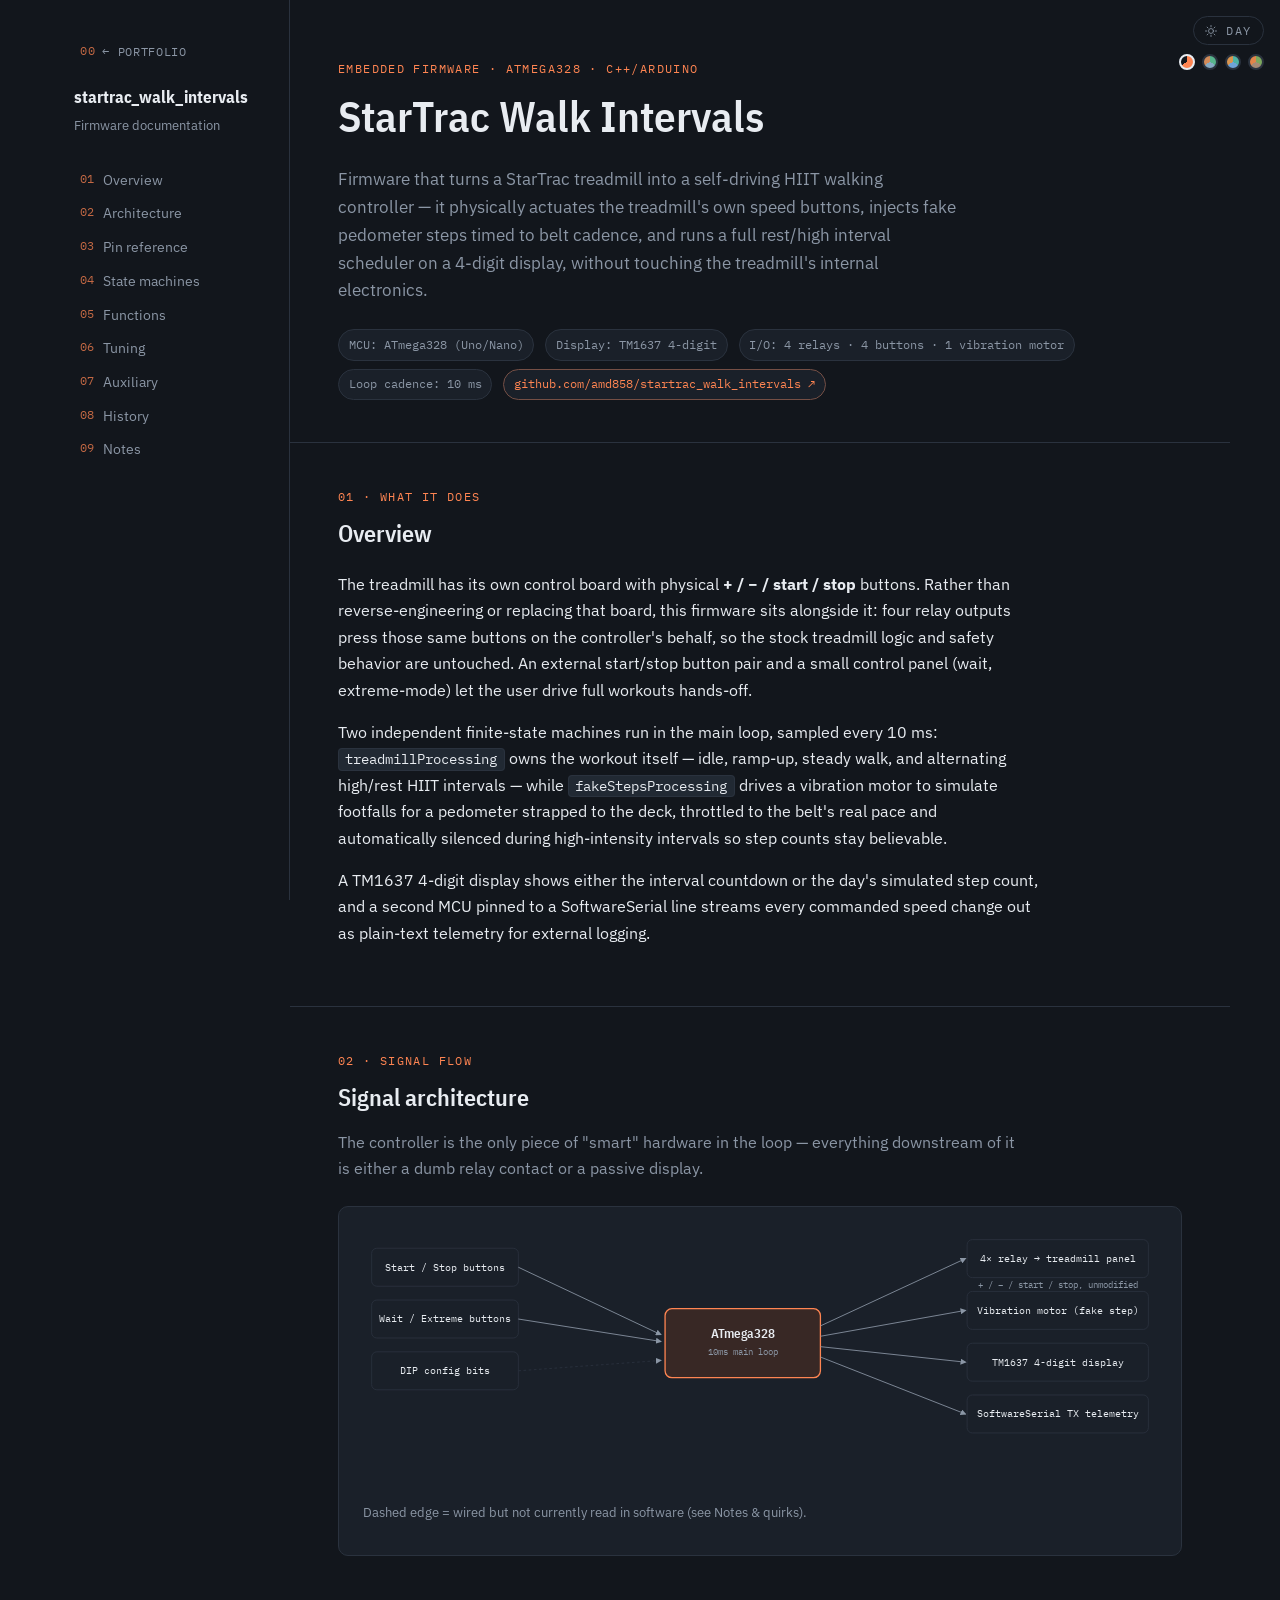
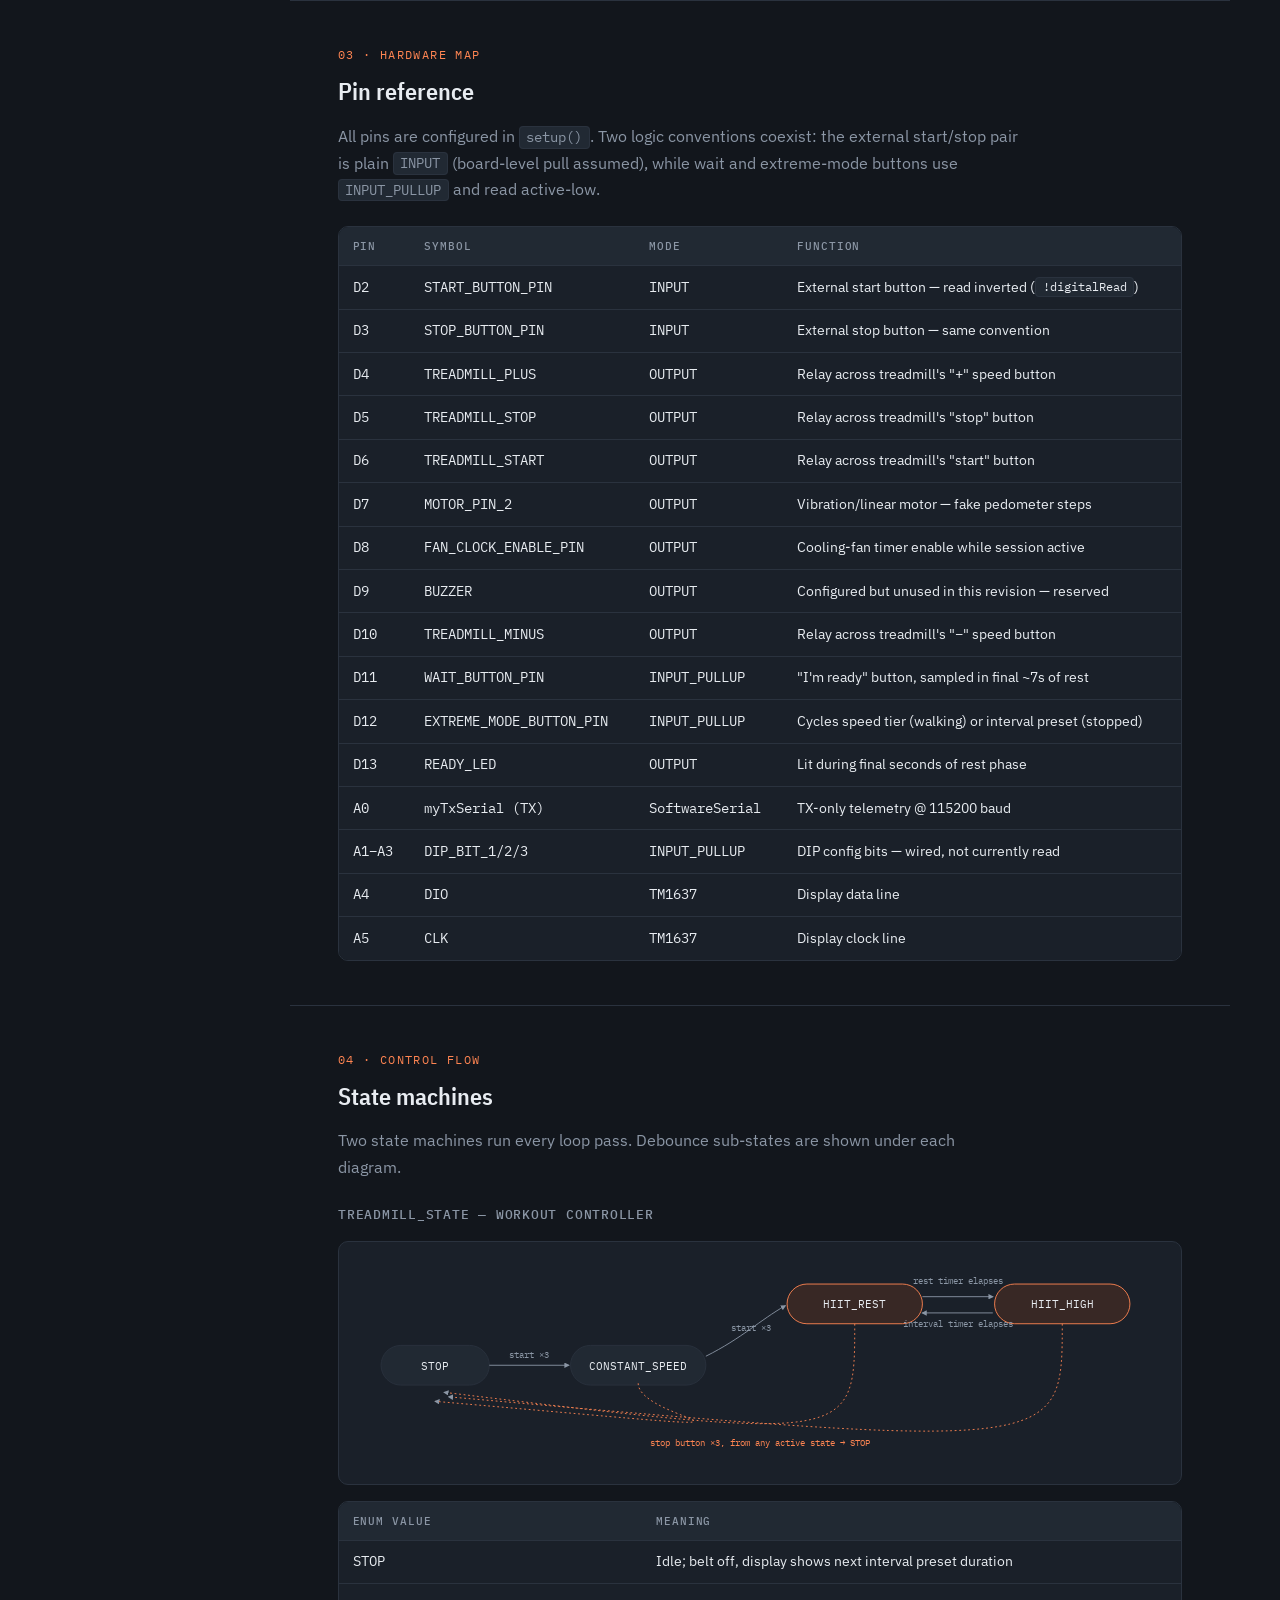
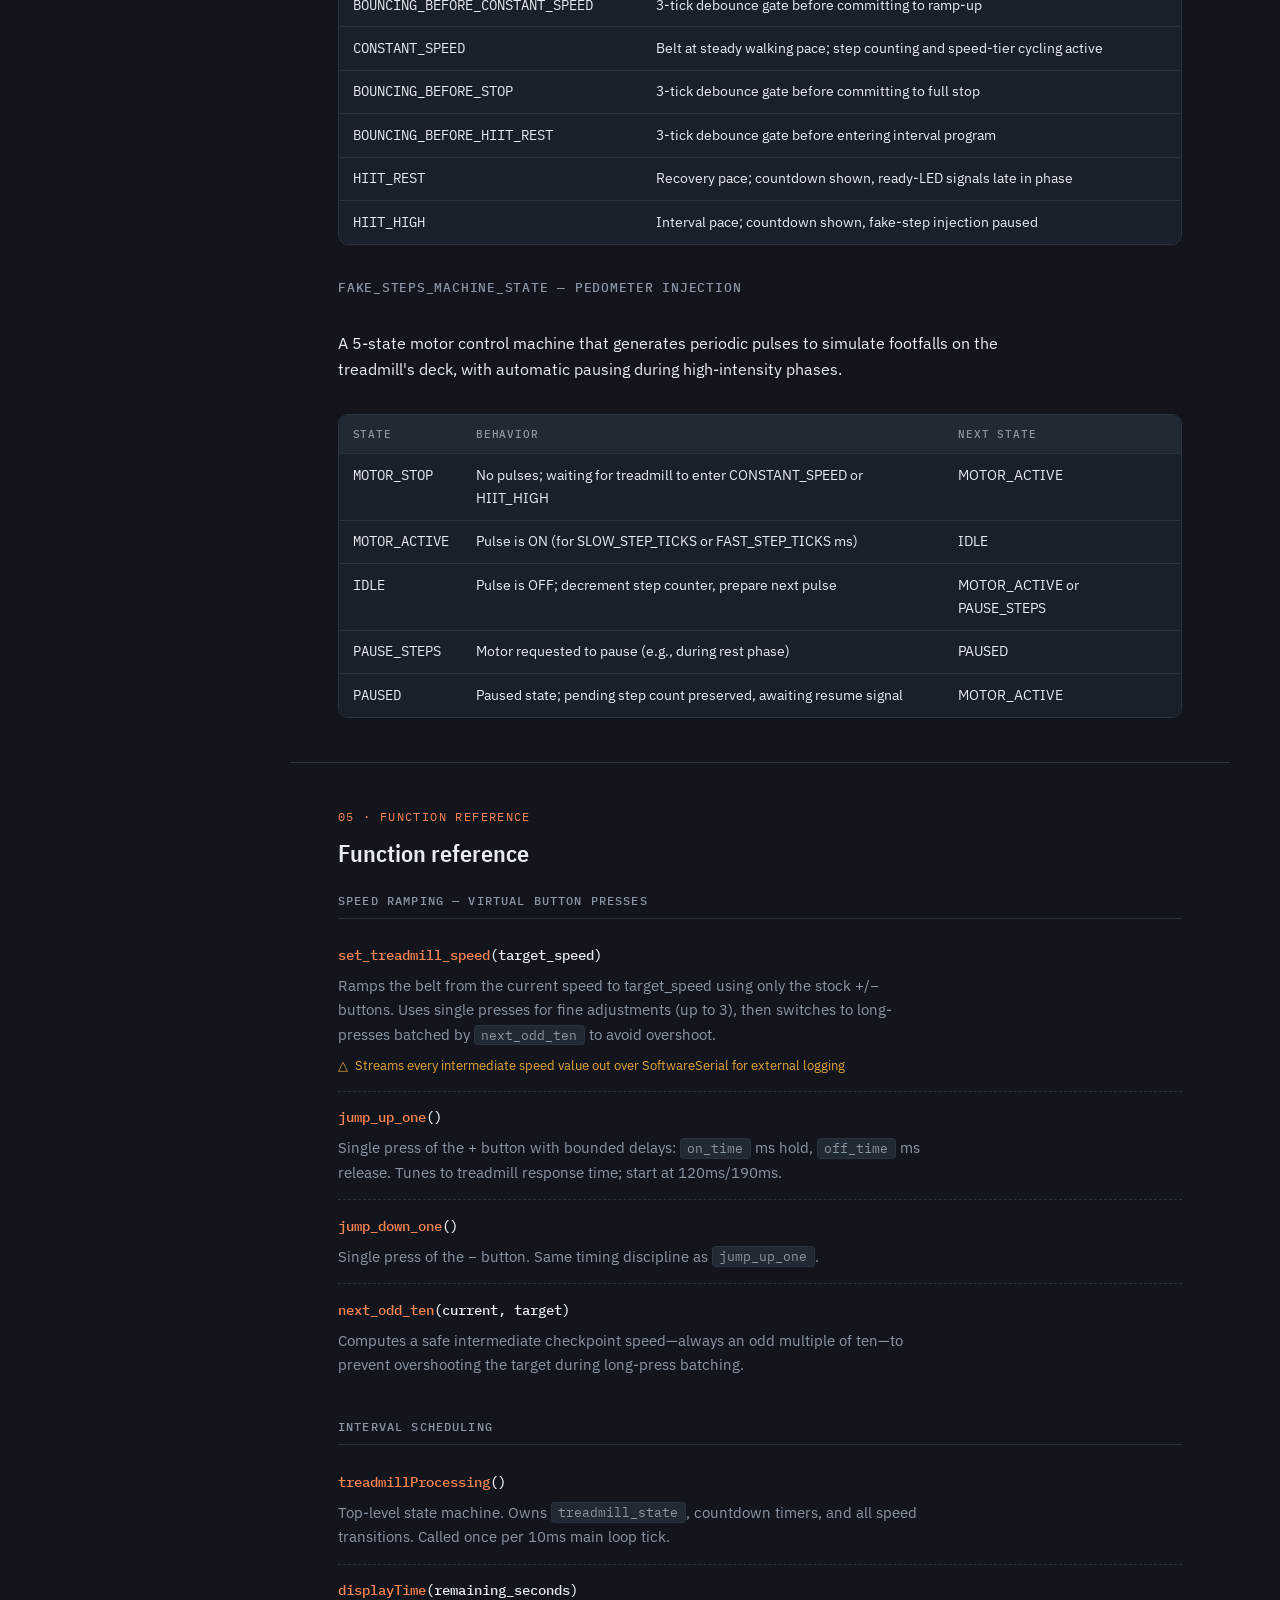
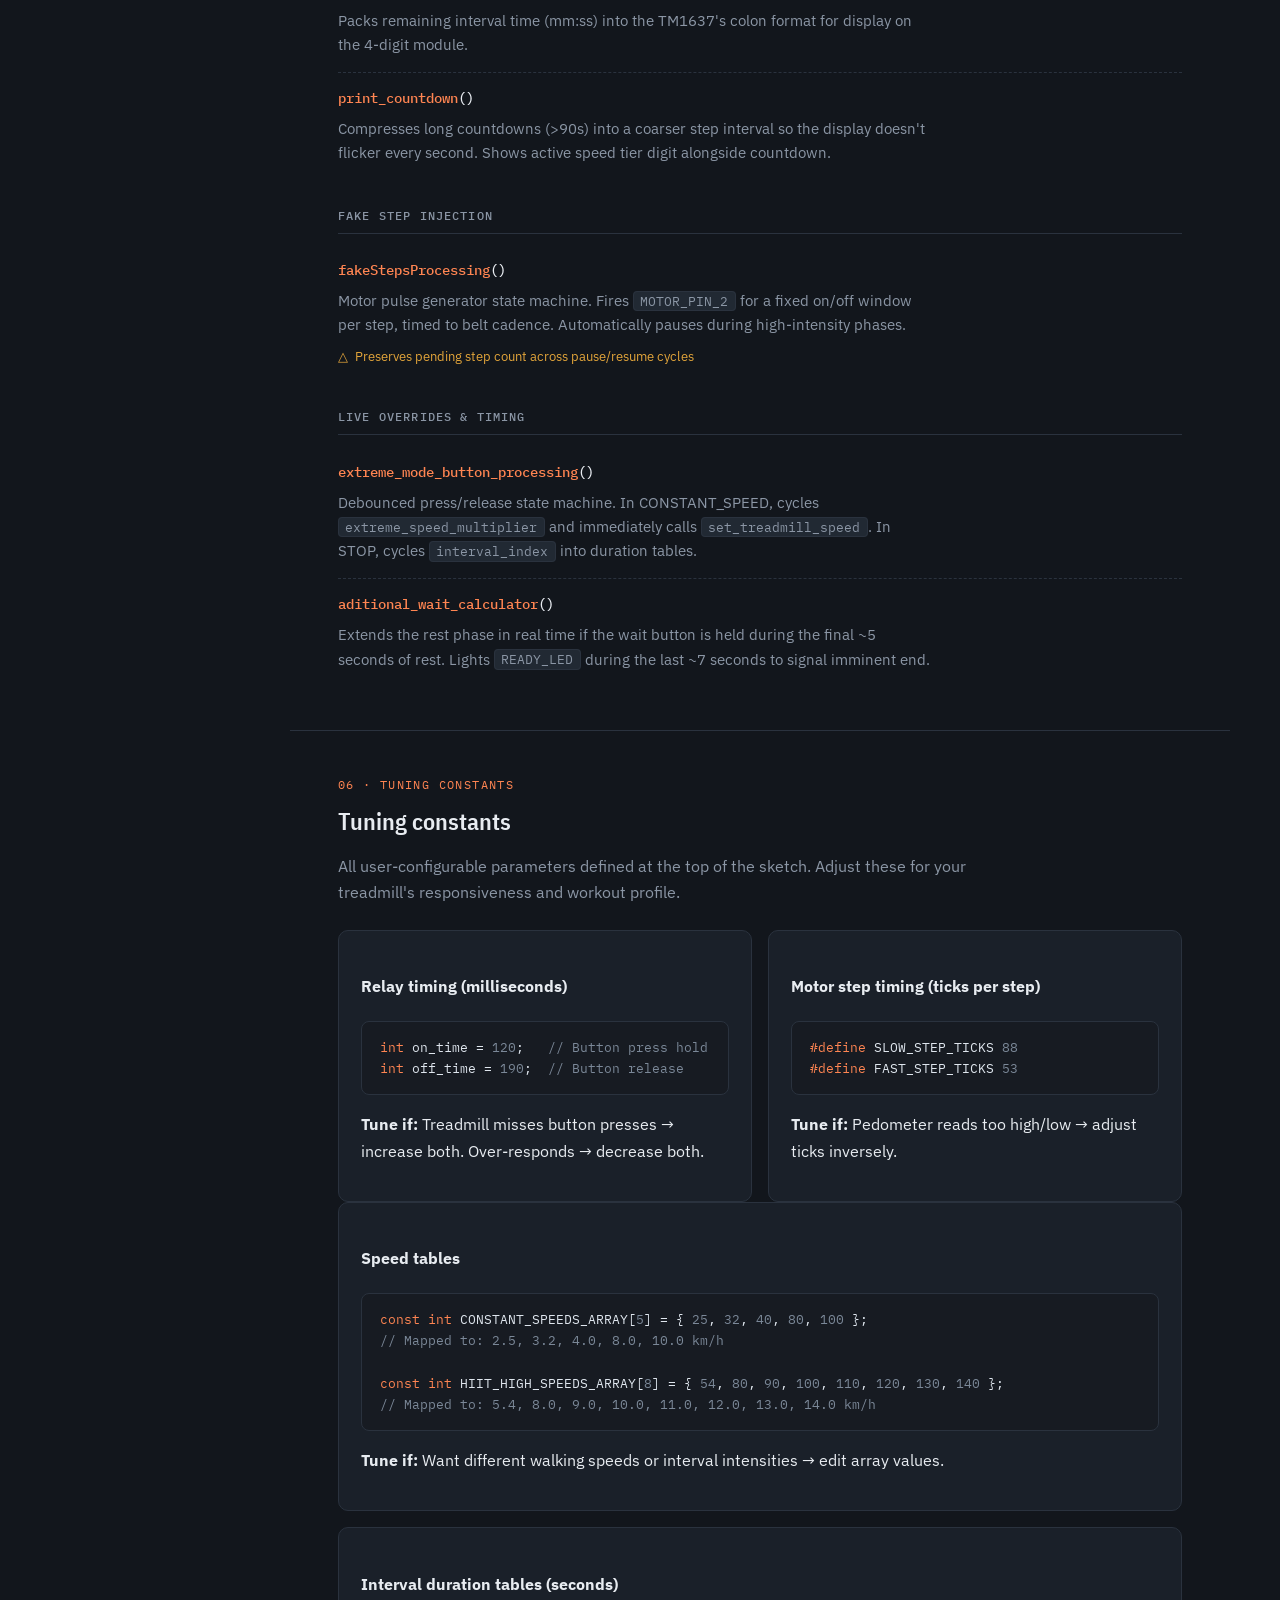
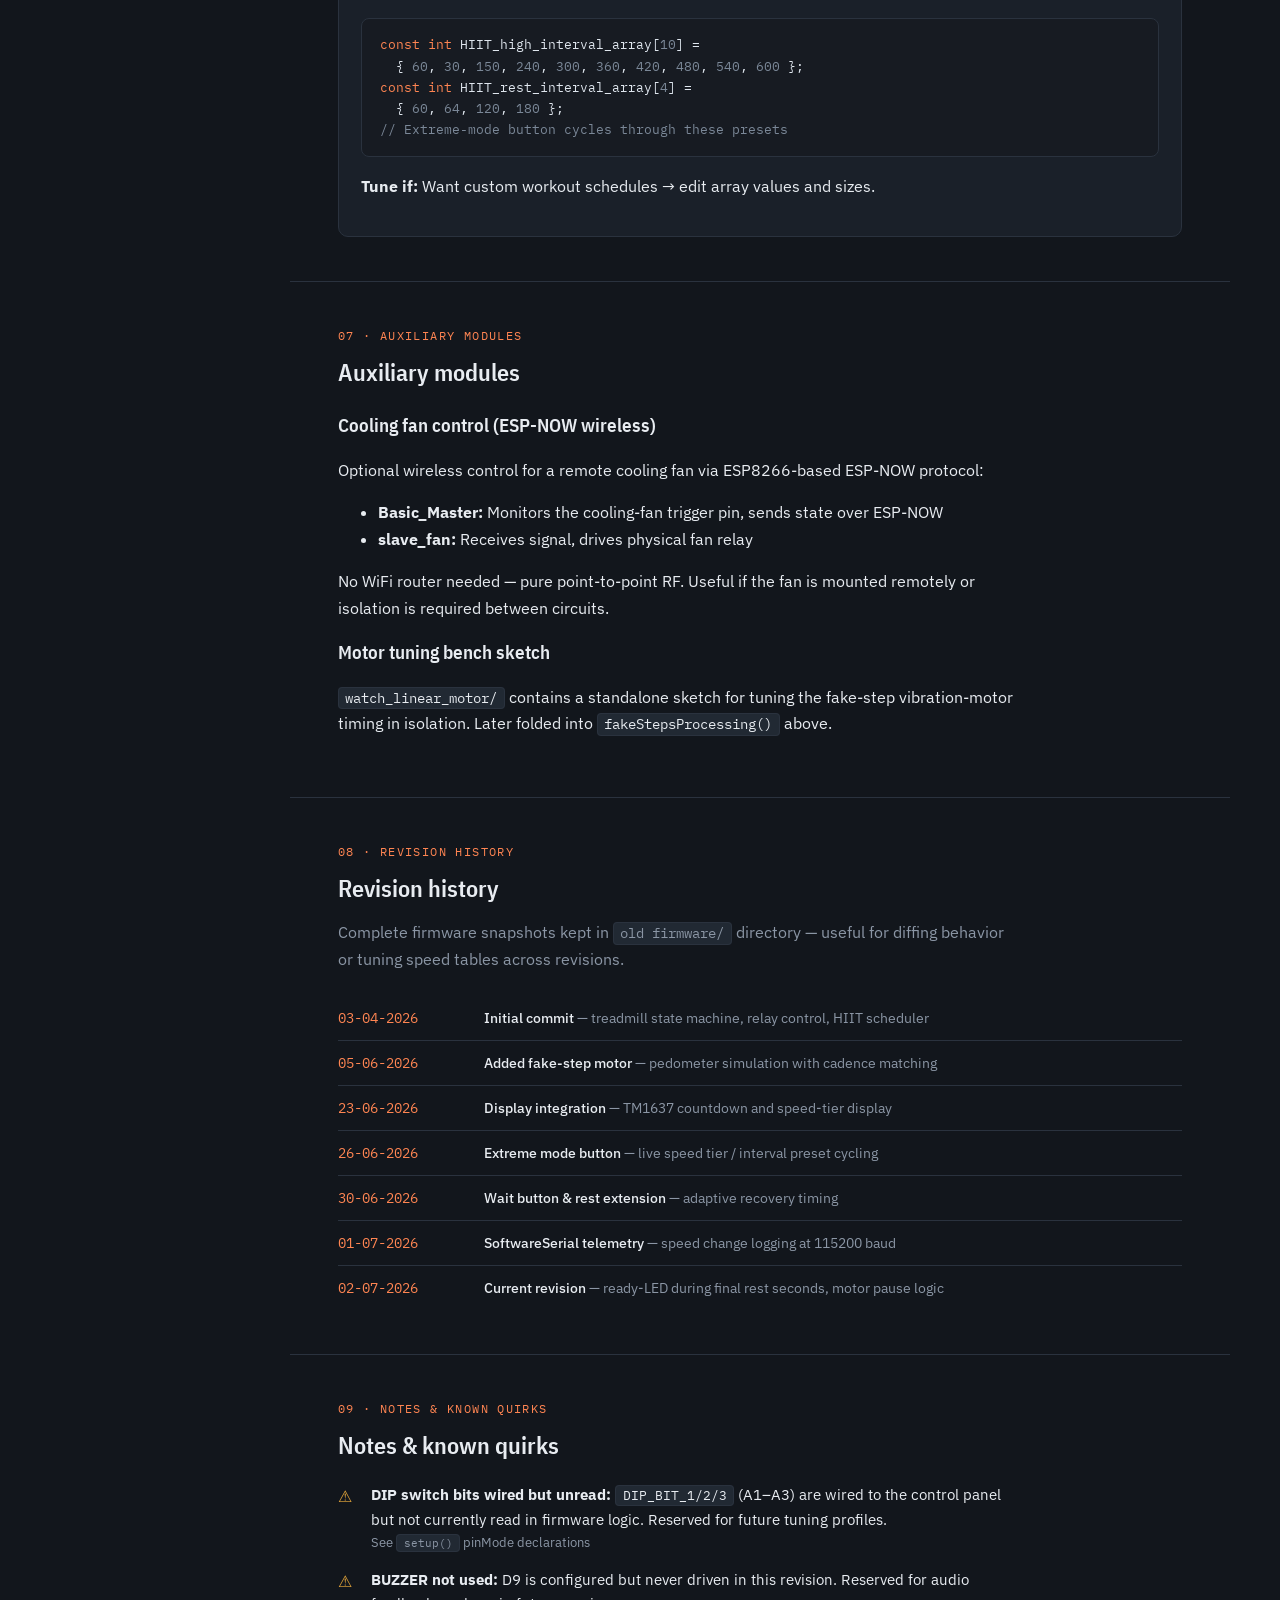
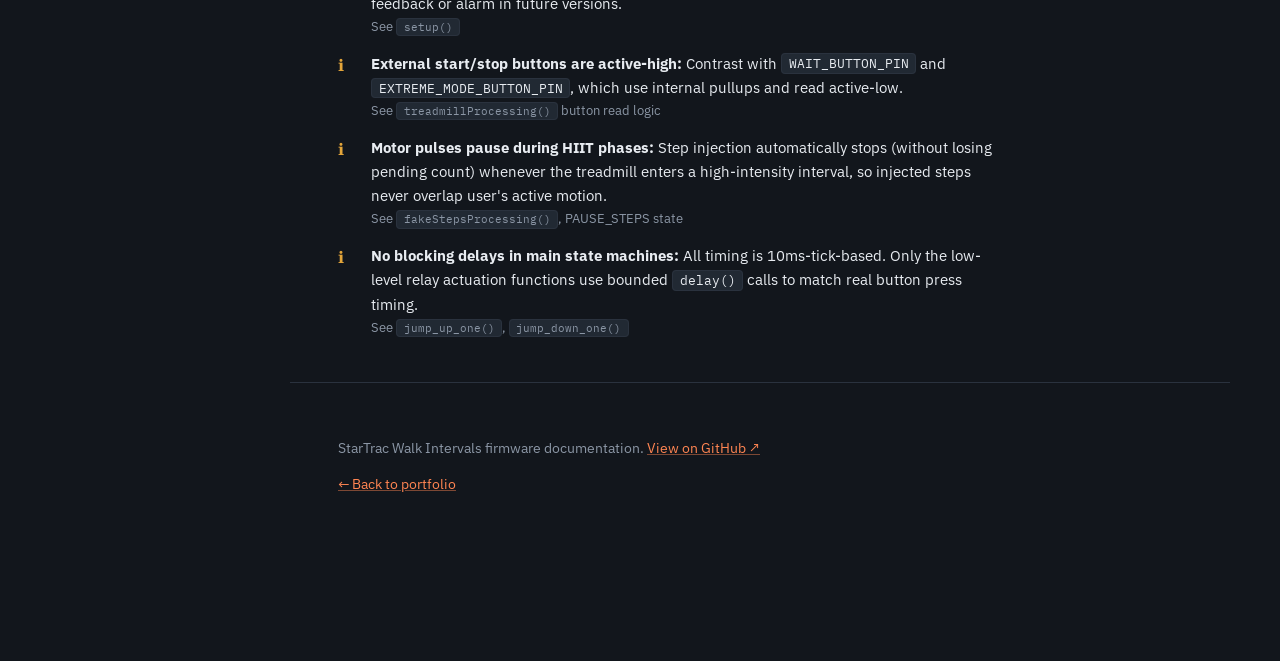
<file: startrac-walk-intervals.html>
<!DOCTYPE html>
<html lang="en" data-theme="dark" data-profile="doc">
<head>
<meta charset="utf-8">
<meta name="viewport" content="width=device-width, initial-scale=1">
<title>StarTrac Walk Intervals Controller</title>
<meta name="description" content="Arduino Uno/Nano HIIT controller for StarTrac treadmill with non-blocking interval scheduler, speed ramping via relay control, fake step injection, and live display feedback.">
<link rel="preconnect" href="https://fonts.googleapis.com">
<link rel="preconnect" href="https://fonts.gstatic.com" crossorigin>
<link href="https://fonts.googleapis.com/css2?family=IBM+Plex+Mono:wght@400;500;600&family=IBM+Plex+Sans+Condensed:wght@500;600;700&family=IBM+Plex+Sans:wght@400;500;600&display=swap" rel="stylesheet">
<style>
:root{
  --font-display:"IBM Plex Sans Condensed","Arial Narrow",sans-serif;
  --font-body:"IBM Plex Sans",-apple-system,"Segoe UI",sans-serif;
  --font-mono:"IBM Plex Mono",ui-monospace,"Cascadia Code",monospace;
  --code-bg:#171b22; --code-text:#dfe6ee; --code-dim:#7b8898; --code-accent:#ff8552; --code-rule:#2a323e;
  --accent:var(--brass);
}
html[data-theme="dark"]{
  color-scheme:dark;
  --paper:#191C18; --ink:#E2E0D4; --dim:#A9AFA0;
  --line:rgba(226,224,212,.16);
  --green:#57B48C; --steel:#86AAC4; --copper:#D28B5A; --brass:#C9A94F; --slate:#9BA394;
  --surface:#20241F; --surface-2:#262B22;
  --ok:#57c795; --warn:#e3a53a;
}
html[data-theme="light"]{
  color-scheme:light;
  --paper:#E9E7DD; --ink:#1B1D14; --dim:#4E5348;
  --line:rgba(27,29,20,.16);
  --green:#0E5A3E; --steel:#2E4A5E; --copper:#8F4A1E; --brass:#6F5417; --slate:#414A42;
  --surface:#F5F3EA; --surface-2:#EFEDE1;
  --ok:#227a52; --warn:#a3690a;
}
html[data-theme="dark"][data-profile="blueprint"]{
  --paper:#12181F; --ink:#DCE6EC; --dim:#8CA0AC; --line:rgba(220,230,236,.16);
  --green:#4FB3A6; --steel:#6FA3D8; --copper:#D9954F; --brass:#C9B15A; --slate:#7C8B96;
  --surface:#171F27; --surface-2:#1C2530;
}
html[data-theme="light"][data-profile="blueprint"]{
  --paper:#E8EEF3; --ink:#131A21; --dim:#47565F; --line:rgba(19,26,33,.16);
  --green:#0F6E62; --steel:#245C91; --copper:#93551C; --brass:#7C6317; --slate:#3E4A52;
  --surface:#F3F7FA; --surface-2:#EBF0F4;
}
html[data-theme="dark"][data-profile="ember"]{
  --paper:#201613; --ink:#F1E2D3; --dim:#B69885; --line:rgba(241,226,211,.16);
  --green:#7CA85E; --steel:#A68B76; --copper:#E2854A; --brass:#D6A83E; --slate:#AE8871;
  --surface:#271C18; --surface-2:#2E221D;
}
html[data-theme="light"][data-profile="ember"]{
  --paper:#F3E6D8; --ink:#211510; --dim:#6B5546; --line:rgba(33,21,16,.16);
  --green:#3D6B2C; --steel:#6B5645; --copper:#9C4A1A; --brass:#8A6112; --slate:#6B5142;
  --surface:#F8EFE3; --surface-2:#F1E5D6;
}
html[data-theme="dark"][data-profile="doc"]{
  --paper:#12161C; --ink:#E8ECF1; --dim:#8B96A5; --line:#2A323E;
  --green:#FF8552; --steel:#FF8552; --copper:#FF8552; --brass:#FF8552; --slate:#FF8552;
  --surface:#1A2029; --surface-2:#212933;
}
html[data-theme="light"][data-profile="doc"]{
  --paper:#EEF1F4; --ink:#1A2029; --dim:#5B6775; --line:#D7DCE2;
  --green:#CC4A15; --steel:#CC4A15; --copper:#CC4A15; --brass:#CC4A15; --slate:#CC4A15;
  --surface:#FFFFFF; --surface-2:#F5F7F9;
}
.profiles{position:fixed;top:54px;right:16px;z-index:5;display:flex;gap:7px}
.profiles button{width:16px;height:16px;border-radius:50%;padding:0;cursor:pointer;
  border:2px solid var(--line);background:conic-gradient(var(--sw-a) 0deg 120deg,var(--sw-b) 120deg 240deg,var(--sw-c) 240deg 360deg);
  transition:border-color .3s,transform .15s}
.profiles button:hover{transform:scale(1.18)}
.profiles button[aria-pressed="true"]{border-color:var(--ink)}
.profiles button:focus-visible{outline:2px solid var(--accent);outline-offset:2px}
@media(max-width:640px){.profiles{top:44px;right:10px;gap:6px}}
*{box-sizing:border-box}body{margin:0;background:var(--paper);color:var(--ink);font-family:var(--font-body);font-size:16px;line-height:1.65;-webkit-font-smoothing:antialiased}
@media(prefers-reduced-motion:reduce){*{animation:none!important;transition:none!important}}
a{color:var(--accent);text-decoration-color:color-mix(in srgb,var(--accent) 45%,transparent)}
a:focus-visible,button:focus-visible,summary:focus-visible{outline:2px solid var(--accent);outline-offset:2px}
h1,h2,h3{font-family:var(--font-display);font-weight:600;text-wrap:balance;margin:0;color:var(--ink)}
.eyebrow{font-family:var(--font-mono);font-size:.72rem;letter-spacing:.12em;text-transform:uppercase;color:var(--accent)}
code,.mono{font-family:var(--font-mono)}
.shell{display:grid;grid-template-columns:240px minmax(0,1fr);gap:0;max-width:1180px;margin:0 auto}
@media(max-width:900px){.shell{grid-template-columns:1fr}}
nav.toc{position:sticky;top:0;align-self:start;height:100vh;overflow-y:auto;padding:2.25rem 1.25rem 2rem 1.5rem;border-right:1px solid var(--line)}
@media(max-width:900px){nav.toc{position:static;height:auto;border-right:none;border-bottom:1px solid var(--line);padding:1.25rem 1.5rem}}
nav.toc .back{display:inline-flex;align-items:center;gap:.4rem;font-family:var(--font-mono);font-size:.72rem;letter-spacing:.06em;text-transform:uppercase;color:var(--dim);text-decoration:none;margin-bottom:1.1rem}
nav.toc .back:hover{color:var(--accent)}
nav.toc .brand{display:block;font-family:var(--font-display);font-weight:700;font-size:1.05rem;margin-bottom:.2rem}
nav.toc .brand-sub{display:block;font-size:.8rem;color:var(--dim);margin-bottom:1.75rem}
nav.toc ol{list-style:none;margin:0;padding:0;display:flex;flex-direction:column;gap:.05rem;counter-reset:sec}
@media(max-width:900px){nav.toc ol{flex-direction:row;flex-wrap:wrap;gap:.4rem 1rem}}
nav.toc li{counter-increment:sec}nav.toc a{display:flex;gap:.55rem;padding:.32rem .4rem;border-radius:4px;font-size:.86rem;color:var(--dim);text-decoration:none}
nav.toc a::before{content:counter(sec,decimal-leading-zero);font-family:var(--font-mono);font-size:.75rem;color:var(--accent);opacity:.75}
nav.toc a:hover{color:var(--ink);background:var(--surface-2)}
main{padding:0 0 6rem;min-width:0}
.hero{padding:3.4rem 3rem 2.6rem;border-bottom:1px solid var(--line)}
@media(max-width:640px){.hero{padding:2.2rem 1.25rem 2rem}}.hero h1{font-size:clamp(1.9rem,3.4vw,2.7rem)}.hero .dek{max-width:62ch;color:var(--dim);font-size:1.05rem;margin-top:.9rem}
.meta-row{display:flex;flex-wrap:wrap;gap:.5rem .7rem;margin-top:1.5rem}.chip{font-family:var(--font-mono);font-size:.76rem;padding:.3rem .6rem;border:1px solid var(--line);border-radius:999px;color:var(--dim);background:var(--surface)}
.chip.link{color:var(--accent);border-color:color-mix(in srgb,var(--accent) 35%,var(--line));text-decoration:none}
section{padding:2.75rem 3rem;border-bottom:1px solid var(--line)}
@media(max-width:640px){section{padding:2.1rem 1.25rem}}
section>.eyebrow{display:block;margin-bottom:.5rem}section>h2{font-size:1.5rem;margin-bottom:1.1rem}
section>.lead{color:var(--dim);max-width:68ch;margin:-.4rem 0 1.5rem}section p{max-width:70ch}section p+p{margin-top:.9rem}
.card{background:var(--surface);border:1px solid var(--line);border-radius:10px;padding:1.3rem 1.4rem}.stack{display:flex;flex-direction:column;gap:1rem}.grid-2{display:grid;grid-template-columns:repeat(2,minmax(0,1fr));gap:1rem}
@media(max-width:720px){.grid-2{grid-template-columns:1fr}}
.table-wrap{overflow-x:auto;border:1px solid var(--line);border-radius:10px}table{border-collapse:collapse;width:100%;min-width:480px;background:var(--surface)}
th,td{text-align:left;padding:.6rem .85rem;border-bottom:1px solid var(--line);font-size:.88rem;vertical-align:top}
thead th{font-family:var(--font-mono);font-size:.7rem;letter-spacing:.08em;text-transform:uppercase;color:var(--dim);background:var(--surface-2);font-weight:500}
tbody tr:last-child td{border-bottom:none}td.mono,th.mono{font-family:var(--font-mono)}td.num{font-variant-numeric:tabular-nums;font-family:var(--font-mono)}tbody tr:hover{background:var(--surface-2)}
pre{margin:0;background:var(--code-bg);color:var(--code-text);border-radius:8px;padding:.95rem 1.1rem;overflow-x:auto;font-family:var(--font-mono);font-size:.83rem;line-height:1.6;border:1px solid var(--code-rule)}
pre .c{color:var(--code-dim)}pre .k{color:var(--code-accent)}code.pin{background:var(--surface-2);border:1px solid var(--line);border-radius:4px;padding:.08rem .4rem;font-size:.85em}
.fn-group{margin-bottom:1.6rem}.fn-group:last-child{margin-bottom:0}.fn-group h3{font-size:.72rem;letter-spacing:.1em;text-transform:uppercase;color:var(--dim);font-family:var(--font-mono);font-weight:500;margin-bottom:.7rem;padding-bottom:.5rem;border-bottom:1px solid var(--line)}
.fn{padding:.9rem 0;border-bottom:1px dashed var(--line)}.fn:last-child{border-bottom:none}.fn .sig{font-family:var(--font-mono);font-size:.86rem;font-weight:500;color:var(--ink)}.fn .sig .name{color:var(--accent)}.fn p{margin:.45rem 0 0;font-size:.92rem;color:var(--dim);max-width:66ch}.fn .note{margin-top:.5rem;font-size:.82rem;color:var(--warn);display:flex;gap:.45rem;max-width:66ch}.fn .note::before{content:"\25B3";flex:none}
.diagram-card{padding:1.5rem 1.5rem 1.2rem}.diagram-card svg{width:100%;height:auto;display:block}.diagram-caption{font-size:.8rem;color:var(--dim);margin-top:.8rem}
.quirks{display:flex;flex-direction:column;gap:.9rem}.quirk{display:grid;grid-template-columns:22px 1fr;gap:.7rem}.quirk .mark{color:var(--warn);font-family:var(--font-mono)}.quirk p{margin:0;font-size:.92rem}.quirk .where{color:var(--dim);font-size:.8rem}
.timeline{display:flex;flex-direction:column}.tl-row{display:grid;grid-template-columns:130px 1fr;gap:1rem;padding:.65rem 0;border-bottom:1px solid var(--line);align-items:baseline}
.tl-row:last-child{border-bottom:none}.tl-date{font-family:var(--font-mono);font-size:.85rem;color:var(--accent)}.tl-note{font-size:.88rem;color:var(--dim)}.tl-note b{color:var(--ink);font-weight:500}
footer{padding:2.5rem 3rem 3.5rem;color:var(--dim);font-size:.85rem}@media(max-width:640px){footer{padding:2rem 1.25rem 3rem}}
.theme{position:fixed;top:16px;right:16px;z-index:5;display:flex;align-items:center;gap:8px;background:none;border:1px solid var(--line);border-radius:100px;padding:6px 12px 6px 10px;cursor:pointer;color:var(--dim);font-family:var(--font-mono);font-size:.75rem;letter-spacing:.1em;text-transform:uppercase;transition:all .2s}
.theme:hover{color:var(--ink);border-color:var(--accent)}.theme svg{width:14px;height:14px;fill:none;stroke:currentColor;stroke-width:1.5;stroke-linecap:round;flex:none}.theme .moon{display:none}
html[data-theme="light"] .theme .sun{display:none}html[data-theme="light"] .theme .moon{display:block}
@media(max-width:640px){.theme{top:10px;right:10px;padding:6px 10px}.theme .label{display:none}}
body{transition:background-color .4s ease}h1,h2,h3,h4,p,a,code,pre,table,table th,table td{transition:color .4s ease,border-color .4s ease,background-color .4s ease}
</style>
</head>
<body>

<button class="theme" id="themeBtn" type="button" aria-pressed="false" aria-label="Toggle theme">
  <svg class="sun" viewBox="0 0 24 24" aria-hidden="true"><circle cx="12" cy="12" r="4.2"/><path d="M12 2.6v2.2M12 19.2v2.2M2.6 12h2.2M19.2 12h2.2M5.3 5.3l1.6 1.6M17.1 17.1l1.6 1.6M18.7 5.3l-1.6 1.6M6.9 17.1l-1.6 1.6"/></svg>
  <svg class="moon" viewBox="0 0 24 24" aria-hidden="true"><path d="M20.5 14.6A8.6 8.6 0 0 1 9.4 3.5a8.6 8.6 0 1 0 11.1 11.1z"/></svg>
  <span class="label">Dark</span>
</button>
<div class="profiles" id="profilePicker" role="group" aria-label="Color profile">
  <button type="button" data-profile="doc" aria-pressed="true" aria-label="Doc color profile" title="Doc"
    style="--sw-a:#FF8552;--sw-b:#FF8552;--sw-c:#12161C"></button>
  <button type="button" data-profile="field" aria-pressed="false" aria-label="Field color profile" title="Field"
    style="--sw-a:#57B48C;--sw-b:#86AAC4;--sw-c:#D28B5A"></button>
  <button type="button" data-profile="blueprint" aria-pressed="false" aria-label="Blueprint color profile" title="Blueprint"
    style="--sw-a:#4FB3A6;--sw-b:#6FA3D8;--sw-c:#D9954F"></button>
  <button type="button" data-profile="ember" aria-pressed="false" aria-label="Ember color profile" title="Ember"
    style="--sw-a:#7CA85E;--sw-b:#A68B76;--sw-c:#E2854A"></button>
</div>

<div class="shell">
<nav class="toc" aria-label="Table of contents">
  <a class="back" href="index.html">&larr; Portfolio</a>
  <span class="brand">startrac_walk_intervals</span>
  <span class="brand-sub">Firmware documentation</span>
  <ol>
    <li><a href="#overview">Overview</a></li>
    <li><a href="#architecture">Architecture</a></li>
    <li><a href="#pinout">Pin reference</a></li>
    <li><a href="#states">State machines</a></li>
    <li><a href="#functions">Functions</a></li>
    <li><a href="#constants">Tuning</a></li>
    <li><a href="#auxiliary">Auxiliary</a></li>
    <li><a href="#history">History</a></li>
    <li><a href="#notes">Notes</a></li>
  </ol>
</nav>

<main>
<header class="hero">
  <span class="eyebrow">Embedded firmware · ATmega328 · C++/Arduino</span>
  <h1>StarTrac Walk Intervals</h1>
  <p class="dek">Firmware that turns a StarTrac treadmill into a self-driving HIIT walking controller — it physically actuates the treadmill's own speed buttons, injects fake pedometer steps timed to belt cadence, and runs a full rest/high interval scheduler on a 4-digit display, without touching the treadmill's internal electronics.</p>
  <div class="meta-row">
    <span class="chip">MCU: ATmega328 (Uno/Nano)</span>
    <span class="chip">Display: TM1637 4-digit</span>
    <span class="chip">I/O: 4 relays · 4 buttons · 1 vibration motor</span>
    <span class="chip">Loop cadence: 10 ms</span>
    <a class="chip link" href="https://github.com/amd858/startrac_walk_intervals" target="_blank" rel="noopener">github.com/amd858/startrac_walk_intervals ↗</a>
  </div>
</header>

<section id="overview">
  <span class="eyebrow">01 · What it does</span>
  <h2>Overview</h2>
  <p>The treadmill has its own control board with physical <strong>+ / − / start / stop</strong> buttons. Rather than reverse-engineering or replacing that board, this firmware sits alongside it: four relay outputs press those same buttons on the controller's behalf, so the stock treadmill logic and safety behavior are untouched. An external start/stop button pair and a small control panel (wait, extreme-mode) let the user drive full workouts hands-off.</p>
  <p>Two independent finite-state machines run in the main loop, sampled every 10 ms: <code class="pin">treadmillProcessing</code> owns the workout itself — idle, ramp-up, steady walk, and alternating high/rest HIIT intervals — while <code class="pin">fakeStepsProcessing</code> drives a vibration motor to simulate footfalls for a pedometer strapped to the deck, throttled to the belt's real pace and automatically silenced during high-intensity intervals so step counts stay believable.</p>
  <p>A TM1637 4-digit display shows either the interval countdown or the day's simulated step count, and a second MCU pinned to a SoftwareSerial line streams every commanded speed change out as plain-text telemetry for external logging.</p>
</section>

<section id="architecture">
  <span class="eyebrow">02 · Signal flow</span>
  <h2>Signal architecture</h2>
  <p class="lead">The controller is the only piece of "smart" hardware in the loop — everything downstream of it is either a dumb relay contact or a passive display.</p>
  <div class="card diagram-card">
    <svg viewBox="0 0 920 300" role="img" aria-labelledby="arch-title arch-desc">
      <title id="arch-title">Signal flow diagram</title>
      <desc id="arch-desc">External buttons feed the ATmega328. The controller drives four relays into the treadmill, a vibration motor, TM1637 display, and telemetry output.</desc>
      <defs><marker id="arrow" viewBox="0 0 10 10" refX="8" refY="5" markerWidth="7" markerHeight="7" orient="auto-start-reverse"><path d="M0,0 L10,5 L0,10 z" fill="var(--dim)"/></marker></defs>
      <g font-family="IBM Plex Mono, monospace" font-size="12">
        <rect x="10" y="20" width="170" height="44" rx="6" fill="none" stroke="var(--line)"/><text x="95" y="46" fill="var(--ink)" text-anchor="middle">Start / Stop buttons</text>
        <rect x="10" y="80" width="170" height="44" rx="6" fill="none" stroke="var(--line)"/><text x="95" y="106" fill="var(--ink)" text-anchor="middle">Wait / Extreme buttons</text>
        <rect x="10" y="140" width="170" height="44" rx="6" fill="none" stroke="var(--line)"/><text x="95" y="166" fill="var(--ink)" text-anchor="middle">DIP config bits</text>
      </g>
      <line x1="180" y1="42" x2="345" y2="120" stroke="var(--dim)" marker-end="url(#arrow)"/>
      <line x1="180" y1="102" x2="345" y2="128" stroke="var(--dim)" marker-end="url(#arrow)"/>
      <line x1="180" y1="162" x2="345" y2="150" stroke="var(--line)" stroke-dasharray="3 3" marker-end="url(#arrow)"/>
      <rect x="350" y="90" width="180" height="80" rx="8" fill="color-mix(in srgb,var(--accent) 16%,var(--paper))" stroke="var(--accent)" stroke-width="1.5"/>
      <text x="440" y="124" fill="var(--ink)" text-anchor="middle" font-family="IBM Plex Sans Condensed" font-size="15" font-weight="600">ATmega328</text>
      <text x="440" y="144" fill="var(--dim)" text-anchor="middle" font-family="IBM Plex Mono, monospace" font-size="11">10ms main loop</text>
      <g font-family="IBM Plex Mono, monospace" font-size="12">
        <rect x="700" y="10" width="210" height="44" rx="6" fill="none" stroke="var(--line)"/><text x="805" y="36" fill="var(--ink)" text-anchor="middle">4× relay → treadmill panel</text>
        <rect x="700" y="70" width="210" height="44" rx="6" fill="none" stroke="var(--line)"/><text x="805" y="96" fill="var(--ink)" text-anchor="middle">Vibration motor (fake step)</text>
        <rect x="700" y="130" width="210" height="44" rx="6" fill="none" stroke="var(--line)"/><text x="805" y="156" fill="var(--ink)" text-anchor="middle">TM1637 4-digit display</text>
        <rect x="700" y="190" width="210" height="44" rx="6" fill="none" stroke="var(--line)"/><text x="805" y="216" fill="var(--ink)" text-anchor="middle">SoftwareSerial TX telemetry</text>
      </g>
      <line x1="530" y1="110" x2="698" y2="32" stroke="var(--dim)" marker-end="url(#arrow)"/>
      <line x1="530" y1="122" x2="698" y2="92" stroke="var(--dim)" marker-end="url(#arrow)"/>
      <line x1="530" y1="134" x2="698" y2="152" stroke="var(--dim)" marker-end="url(#arrow)"/>
      <line x1="530" y1="146" x2="698" y2="212" stroke="var(--dim)" marker-end="url(#arrow)"/>
      <text x="805" y="66" fill="var(--dim)" text-anchor="middle" font-family="IBM Plex Mono, monospace" font-size="10">+ / − / start / stop, unmodified</text>
    </svg>
    <p class="diagram-caption">Dashed edge = wired but not currently read in software (see Notes &amp; quirks).</p>
  </div>
</section>

<section id="pinout">
  <span class="eyebrow">03 · Hardware map</span>
  <h2>Pin reference</h2>
  <p class="lead">All pins are configured in <code class="pin">setup()</code>. Two logic conventions coexist: the external start/stop pair is plain <code class="pin">INPUT</code> (board-level pull assumed), while wait and extreme-mode buttons use <code class="pin">INPUT_PULLUP</code> and read active-low.</p>
  <div class="table-wrap">
    <table>
      <thead><tr><th>Pin</th><th>Symbol</th><th>Mode</th><th>Function</th></tr></thead>
      <tbody>
        <tr><td class="mono">D2</td><td class="mono">START_BUTTON_PIN</td><td class="mono">INPUT</td><td>External start button — read inverted (<code class="pin">!digitalRead</code>)</td></tr>
        <tr><td class="mono">D3</td><td class="mono">STOP_BUTTON_PIN</td><td class="mono">INPUT</td><td>External stop button — same convention</td></tr>
        <tr><td class="mono">D4</td><td class="mono">TREADMILL_PLUS</td><td class="mono">OUTPUT</td><td>Relay across treadmill's "+" speed button</td></tr>
        <tr><td class="mono">D5</td><td class="mono">TREADMILL_STOP</td><td class="mono">OUTPUT</td><td>Relay across treadmill's "stop" button</td></tr>
        <tr><td class="mono">D6</td><td class="mono">TREADMILL_START</td><td class="mono">OUTPUT</td><td>Relay across treadmill's "start" button</td></tr>
        <tr><td class="mono">D7</td><td class="mono">MOTOR_PIN_2</td><td class="mono">OUTPUT</td><td>Vibration/linear motor — fake pedometer steps</td></tr>
        <tr><td class="mono">D8</td><td class="mono">FAN_CLOCK_ENABLE_PIN</td><td class="mono">OUTPUT</td><td>Cooling-fan timer enable while session active</td></tr>
        <tr><td class="mono">D9</td><td class="mono">BUZZER</td><td class="mono">OUTPUT</td><td>Configured but unused in this revision — reserved</td></tr>
        <tr><td class="mono">D10</td><td class="mono">TREADMILL_MINUS</td><td class="mono">OUTPUT</td><td>Relay across treadmill's "−" speed button</td></tr>
        <tr><td class="mono">D11</td><td class="mono">WAIT_BUTTON_PIN</td><td class="mono">INPUT_PULLUP</td><td>"I'm ready" button, sampled in final ~7s of rest</td></tr>
        <tr><td class="mono">D12</td><td class="mono">EXTREME_MODE_BUTTON_PIN</td><td class="mono">INPUT_PULLUP</td><td>Cycles speed tier (walking) or interval preset (stopped)</td></tr>
        <tr><td class="mono">D13</td><td class="mono">READY_LED</td><td class="mono">OUTPUT</td><td>Lit during final seconds of rest phase</td></tr>
        <tr><td class="mono">A0</td><td class="mono">myTxSerial (TX)</td><td class="mono">SoftwareSerial</td><td>TX-only telemetry @ 115200 baud</td></tr>
        <tr><td class="mono">A1–A3</td><td class="mono">DIP_BIT_1/2/3</td><td class="mono">INPUT_PULLUP</td><td>DIP config bits — wired, not currently read</td></tr>
        <tr><td class="mono">A4</td><td class="mono">DIO</td><td class="mono">TM1637</td><td>Display data line</td></tr>
        <tr><td class="mono">A5</td><td class="mono">CLK</td><td class="mono">TM1637</td><td>Display clock line</td></tr>
      </tbody>
    </table>
  </div>
</section>

<section id="states">
  <span class="eyebrow">04 · Control flow</span>
  <h2>State machines</h2>
  <p class="lead">Two state machines run every loop pass. Debounce sub-states are shown under each diagram.</p>
  <div class="stack" style="margin-bottom:2rem">
    <h3 style="font-family:var(--font-mono);font-size:.8rem;letter-spacing:.06em;text-transform:uppercase;color:var(--dim);font-weight:500">treadmill_state — workout controller</h3>
    <div class="card diagram-card">
      <svg viewBox="0 0 880 220" role="img" aria-labelledby="fsm1-title">
        <title id="fsm1-title">Treadmill workout state machine</title>
        <defs><marker id="arrow2" viewBox="0 0 10 10" refX="8" refY="5" markerWidth="6" markerHeight="6" orient="auto-start-reverse"><path d="M0,0 L10,5 L0,10 z" fill="var(--dim)"/></marker></defs>
        <g font-family="IBM Plex Mono, monospace" font-size="12" text-anchor="middle">
          <rect x="20" y="88" width="120" height="44" rx="22" fill="var(--surface-2)" stroke="var(--line)"/><text x="80" y="115" fill="var(--ink)">STOP</text>
          <rect x="230" y="88" width="150" height="44" rx="22" fill="var(--surface-2)" stroke="var(--line)"/><text x="305" y="115" fill="var(--ink)">CONSTANT_SPEED</text>
          <rect x="470" y="20" width="150" height="44" rx="22" fill="color-mix(in srgb,var(--accent) 16%,var(--paper))" stroke="var(--accent)"/><text x="545" y="47" fill="var(--ink)">HIIT_REST</text>
          <rect x="700" y="20" width="150" height="44" rx="22" fill="color-mix(in srgb,var(--accent) 16%,var(--paper))" stroke="var(--accent)"/><text x="775" y="47" fill="var(--ink)">HIIT_HIGH</text>
        </g>
        <line x1="140" y1="110" x2="228" y2="110" stroke="var(--dim)" marker-end="url(#arrow2)"/><text x="184" y="102" text-anchor="middle" font-size="10" fill="var(--dim)" font-family="IBM Plex Mono, monospace">start ×3</text>
        <path d="M380,100 C420,80 440,60 468,44" fill="none" stroke="var(--dim)" marker-end="url(#arrow2)"/><text x="430" y="72" text-anchor="middle" font-size="10" fill="var(--dim)" font-family="IBM Plex Mono, monospace">start ×3</text>
        <line x1="620" y1="34" x2="698" y2="34" stroke="var(--dim)" marker-end="url(#arrow2)"/><line x1="698" y1="52" x2="620" y2="52" stroke="var(--dim)" marker-end="url(#arrow2)"/>
        <text x="659" y="20" text-anchor="middle" font-size="10" fill="var(--dim)" font-family="IBM Plex Mono, monospace">rest timer elapses</text>
        <text x="659" y="68" text-anchor="middle" font-size="10" fill="var(--dim)" font-family="IBM Plex Mono, monospace">interval timer elapses</text>
        <path d="M305,130 C305,175 545,190 80,150" fill="none" stroke="var(--accent)" stroke-dasharray="2 3" marker-end="url(#arrow2)"/>
        <path d="M545,64 C545,195 545,195 90,140" fill="none" stroke="var(--accent)" stroke-dasharray="2 3" marker-end="url(#arrow2)"/>
        <path d="M775,64 C775,205 775,205 95,145" fill="none" stroke="var(--accent)" stroke-dasharray="2 3" marker-end="url(#arrow2)"/>
        <text x="440" y="200" text-anchor="middle" font-size="10" fill="var(--accent)" font-family="IBM Plex Mono, monospace">stop button ×3, from any active state → STOP</text>
      </svg>
    </div>
    <div class="table-wrap">
      <table>
        <thead><tr><th>Enum value</th><th>Meaning</th></tr></thead>
        <tbody>
          <tr><td class="mono">STOP</td><td>Idle; belt off, display shows next interval preset duration</td></tr>
          <tr><td class="mono">BOUNCING_BEFORE_CONSTANT_SPEED</td><td>3-tick debounce gate before committing to ramp-up</td></tr>
          <tr><td class="mono">CONSTANT_SPEED</td><td>Belt at steady walking pace; step counting and speed-tier cycling active</td></tr>
          <tr><td class="mono">BOUNCING_BEFORE_STOP</td><td>3-tick debounce gate before committing to full stop</td></tr>
          <tr><td class="mono">BOUNCING_BEFORE_HIIT_REST</td><td>3-tick debounce gate before entering interval program</td></tr>
          <tr><td class="mono">HIIT_REST</td><td>Recovery pace; countdown shown, ready-LED signals late in phase</td></tr>
          <tr><td class="mono">HIIT_HIGH</td><td>Interval pace; countdown shown, fake-step injection paused</td></tr>
        </tbody>
      </table>
    </div>
  </div>

  <div class="stack">
    <h3 style="font-family:var(--font-mono);font-size:.8rem;letter-spacing:.06em;text-transform:uppercase;color:var(--dim);font-weight:500">fake_steps_machine_state — pedometer injection</h3>
    <p>A 5-state motor control machine that generates periodic pulses to simulate footfalls on the treadmill's deck, with automatic pausing during high-intensity phases.</p>
    <div class="table-wrap">
      <table>
        <thead><tr><th>State</th><th>Behavior</th><th>Next state</th></tr></thead>
        <tbody>
          <tr><td class="mono">MOTOR_STOP</td><td>No pulses; waiting for treadmill to enter CONSTANT_SPEED or HIIT_HIGH</td><td>MOTOR_ACTIVE</td></tr>
          <tr><td class="mono">MOTOR_ACTIVE</td><td>Pulse is ON (for SLOW_STEP_TICKS or FAST_STEP_TICKS ms)</td><td>IDLE</td></tr>
          <tr><td class="mono">IDLE</td><td>Pulse is OFF; decrement step counter, prepare next pulse</td><td>MOTOR_ACTIVE or PAUSE_STEPS</td></tr>
          <tr><td class="mono">PAUSE_STEPS</td><td>Motor requested to pause (e.g., during rest phase)</td><td>PAUSED</td></tr>
          <tr><td class="mono">PAUSED</td><td>Paused state; pending step count preserved, awaiting resume signal</td><td>MOTOR_ACTIVE</td></tr>
        </tbody>
      </table>
    </div>
  </div>
</section>

<section id="functions">
  <span class="eyebrow">05 · Function reference</span>
  <h2>Function reference</h2>

  <div class="fn-group">
    <h3>Speed ramping — virtual button presses</h3>
    <div class="fn">
      <div class="sig"><span class="name">set_treadmill_speed</span>(target_speed)</div>
      <p>Ramps the belt from the current speed to target_speed using only the stock +/− buttons. Uses single presses for fine adjustments (up to 3), then switches to long-presses batched by <code class="pin">next_odd_ten</code> to avoid overshoot.</p>
      <div class="note">Streams every intermediate speed value out over SoftwareSerial for external logging</div>
    </div>
    <div class="fn">
      <div class="sig"><span class="name">jump_up_one</span>()</div>
      <p>Single press of the + button with bounded delays: <code class="pin">on_time</code> ms hold, <code class="pin">off_time</code> ms release. Tunes to treadmill response time; start at 120ms/190ms.</p>
    </div>
    <div class="fn">
      <div class="sig"><span class="name">jump_down_one</span>()</div>
      <p>Single press of the − button. Same timing discipline as <code class="pin">jump_up_one</code>.</p>
    </div>
    <div class="fn">
      <div class="sig"><span class="name">next_odd_ten</span>(current, target)</div>
      <p>Computes a safe intermediate checkpoint speed—always an odd multiple of ten—to prevent overshooting the target during long-press batching.</p>
    </div>
  </div>

  <div class="fn-group">
    <h3>Interval scheduling</h3>
    <div class="fn">
      <div class="sig"><span class="name">treadmillProcessing</span>()</div>
      <p>Top-level state machine. Owns <code class="pin">treadmill_state</code>, countdown timers, and all speed transitions. Called once per 10ms main loop tick.</p>
    </div>
    <div class="fn">
      <div class="sig"><span class="name">displayTime</span>(remaining_seconds)</div>
      <p>Packs remaining interval time (mm:ss) into the TM1637's colon format for display on the 4-digit module.</p>
    </div>
    <div class="fn">
      <div class="sig"><span class="name">print_countdown</span>()</div>
      <p>Compresses long countdowns (&gt;90s) into a coarser step interval so the display doesn't flicker every second. Shows active speed tier digit alongside countdown.</p>
    </div>
  </div>

  <div class="fn-group">
    <h3>Fake step injection</h3>
    <div class="fn">
      <div class="sig"><span class="name">fakeStepsProcessing</span>()</div>
      <p>Motor pulse generator state machine. Fires <code class="pin">MOTOR_PIN_2</code> for a fixed on/off window per step, timed to belt cadence. Automatically pauses during high-intensity phases.</p>
      <div class="note">Preserves pending step count across pause/resume cycles</div>
    </div>
  </div>

  <div class="fn-group">
    <h3>Live overrides &amp; timing</h3>
    <div class="fn">
      <div class="sig"><span class="name">extreme_mode_button_processing</span>()</div>
      <p>Debounced press/release state machine. In CONSTANT_SPEED, cycles <code class="pin">extreme_speed_multiplier</code> and immediately calls <code class="pin">set_treadmill_speed</code>. In STOP, cycles <code class="pin">interval_index</code> into duration tables.</p>
    </div>
    <div class="fn">
      <div class="sig"><span class="name">aditional_wait_calculator</span>()</div>
      <p>Extends the rest phase in real time if the wait button is held during the final ~5 seconds of rest. Lights <code class="pin">READY_LED</code> during the last ~7 seconds to signal imminent end.</p>
    </div>
  </div>
</section>

<section id="constants">
  <span class="eyebrow">06 · Tuning constants</span>
  <h2>Tuning constants</h2>
  <p class="lead">All user-configurable parameters defined at the top of the sketch. Adjust these for your treadmill's responsiveness and workout profile.</p>

  <div class="grid-2">
    <div class="card">
      <h4>Relay timing (milliseconds)</h4>
      <pre><span class="k">int</span> on_time = <span class="c">120</span>;   <span class="c">// Button press hold</span>
<span class="k">int</span> off_time = <span class="c">190</span>;  <span class="c">// Button release</span></pre>
      <p><strong>Tune if:</strong> Treadmill misses button presses → increase both. Over-responds → decrease both.</p>
    </div>
    <div class="card">
      <h4>Motor step timing (ticks per step)</h4>
      <pre><span class="k">#define</span> SLOW_STEP_TICKS <span class="c">88</span>
<span class="k">#define</span> FAST_STEP_TICKS <span class="c">53</span></pre>
      <p><strong>Tune if:</strong> Pedometer reads too high/low → adjust ticks inversely.</p>
    </div>
  </div>

  <div class="card" style="margin-bottom:1rem">
    <h4>Speed tables</h4>
    <pre><span class="k">const int</span> CONSTANT_SPEEDS_ARRAY[<span class="c">5</span>] = { <span class="c">25</span>, <span class="c">32</span>, <span class="c">40</span>, <span class="c">80</span>, <span class="c">100</span> };
<span class="c">// Mapped to: 2.5, 3.2, 4.0, 8.0, 10.0 km/h</span>

<span class="k">const int</span> HIIT_HIGH_SPEEDS_ARRAY[<span class="c">8</span>] = { <span class="c">54</span>, <span class="c">80</span>, <span class="c">90</span>, <span class="c">100</span>, <span class="c">110</span>, <span class="c">120</span>, <span class="c">130</span>, <span class="c">140</span> };
<span class="c">// Mapped to: 5.4, 8.0, 9.0, 10.0, 11.0, 12.0, 13.0, 14.0 km/h</span></pre>
    <p><strong>Tune if:</strong> Want different walking speeds or interval intensities → edit array values.</p>
  </div>

  <div class="card">
    <h4>Interval duration tables (seconds)</h4>
    <pre><span class="k">const int</span> HIIT_high_interval_array[<span class="c">10</span>] =
  { <span class="c">60</span>, <span class="c">30</span>, <span class="c">150</span>, <span class="c">240</span>, <span class="c">300</span>, <span class="c">360</span>, <span class="c">420</span>, <span class="c">480</span>, <span class="c">540</span>, <span class="c">600</span> };
<span class="k">const int</span> HIIT_rest_interval_array[<span class="c">4</span>] =
  { <span class="c">60</span>, <span class="c">64</span>, <span class="c">120</span>, <span class="c">180</span> };
<span class="c">// Extreme-mode button cycles through these presets</span></pre>
    <p><strong>Tune if:</strong> Want custom workout schedules → edit array values and sizes.</p>
  </div>
</section>

<section id="auxiliary">
  <span class="eyebrow">07 · Auxiliary modules</span>
  <h2>Auxiliary modules</h2>
  <h3>Cooling fan control (ESP-NOW wireless)</h3>
  <p>Optional wireless control for a remote cooling fan via ESP8266-based ESP-NOW protocol:</p>
  <ul>
    <li><strong>Basic_Master:</strong> Monitors the cooling-fan trigger pin, sends state over ESP-NOW</li>
    <li><strong>slave_fan:</strong> Receives signal, drives physical fan relay</li>
  </ul>
  <p>No WiFi router needed — pure point-to-point RF. Useful if the fan is mounted remotely or isolation is required between circuits.</p>

  <h3>Motor tuning bench sketch</h3>
  <p><code class="pin">watch_linear_motor/</code> contains a standalone sketch for tuning the fake-step vibration-motor timing in isolation. Later folded into <code class="pin">fakeStepsProcessing()</code> above.</p>
</section>

<section id="history">
  <span class="eyebrow">08 · Revision history</span>
  <h2>Revision history</h2>
  <p class="lead">Complete firmware snapshots kept in <code class="pin">old firmware/</code> directory — useful for diffing behavior or tuning speed tables across revisions.</p>
  <div class="timeline">
    <div class="tl-row"><div class="tl-date">03-04-2026</div><div class="tl-note"><b>Initial commit</b> — treadmill state machine, relay control, HIIT scheduler</div></div>
    <div class="tl-row"><div class="tl-date">05-06-2026</div><div class="tl-note"><b>Added fake-step motor</b> — pedometer simulation with cadence matching</div></div>
    <div class="tl-row"><div class="tl-date">23-06-2026</div><div class="tl-note"><b>Display integration</b> — TM1637 countdown and speed-tier display</div></div>
    <div class="tl-row"><div class="tl-date">26-06-2026</div><div class="tl-note"><b>Extreme mode button</b> — live speed tier / interval preset cycling</div></div>
    <div class="tl-row"><div class="tl-date">30-06-2026</div><div class="tl-note"><b>Wait button &amp; rest extension</b> — adaptive recovery timing</div></div>
    <div class="tl-row"><div class="tl-date">01-07-2026</div><div class="tl-note"><b>SoftwareSerial telemetry</b> — speed change logging at 115200 baud</div></div>
    <div class="tl-row"><div class="tl-date">02-07-2026</div><div class="tl-note"><b>Current revision</b> — ready-LED during final rest seconds, motor pause logic</div></div>
  </div>
</section>

<section id="notes">
  <span class="eyebrow">09 · Notes &amp; known quirks</span>
  <h2>Notes &amp; known quirks</h2>

  <div class="quirks">
    <div class="quirk">
      <div class="mark">⚠</div>
      <div>
        <p><strong>DIP switch bits wired but unread:</strong> <code class="pin">DIP_BIT_1/2/3</code> (A1–A3) are wired to the control panel but not currently read in firmware logic. Reserved for future tuning profiles.</p>
        <div class="where">See <code class="pin">setup()</code> pinMode declarations</div>
      </div>
    </div>

    <div class="quirk">
      <div class="mark">⚠</div>
      <div>
        <p><strong>BUZZER not used:</strong> D9 is configured but never driven in this revision. Reserved for audio feedback or alarm in future versions.</p>
        <div class="where">See <code class="pin">setup()</code></div>
      </div>
    </div>

    <div class="quirk">
      <div class="mark">ℹ</div>
      <div>
        <p><strong>External start/stop buttons are active-high:</strong> Contrast with <code class="pin">WAIT_BUTTON_PIN</code> and <code class="pin">EXTREME_MODE_BUTTON_PIN</code>, which use internal pullups and read active-low.</p>
        <div class="where">See <code class="pin">treadmillProcessing()</code> button read logic</div>
      </div>
    </div>

    <div class="quirk">
      <div class="mark">ℹ</div>
      <div>
        <p><strong>Motor pulses pause during HIIT phases:</strong> Step injection automatically stops (without losing pending count) whenever the treadmill enters a high-intensity interval, so injected steps never overlap user's active motion.</p>
        <div class="where">See <code class="pin">fakeStepsProcessing()</code>, PAUSE_STEPS state</div>
      </div>
    </div>

    <div class="quirk">
      <div class="mark">ℹ</div>
      <div>
        <p><strong>No blocking delays in main state machines:</strong> All timing is 10ms-tick-based. Only the low-level relay actuation functions use bounded <code class="pin">delay()</code> calls to match real button press timing.</p>
        <div class="where">See <code class="pin">jump_up_one()</code>, <code class="pin">jump_down_one()</code></div>
      </div>
    </div>
  </div>
</section>

<footer>
  <p>StarTrac Walk Intervals firmware documentation. <a href="https://github.com/amd858/startrac_walk_intervals">View on GitHub ↗</a></p>
  <p><a href="index.html">← Back to portfolio</a></p>
</footer>
</main>
</div>

<script>
(function(){
  var root=document.documentElement, btn=document.getElementById('themeBtn'), label=btn.querySelector('.label'), saved=null;
  try{saved=localStorage.getItem('theme')}catch(e){}
  var start=saved||'dark';
  apply(start,false);
  function apply(mode,animate){
    root.setAttribute('data-theme',mode);
    btn.setAttribute('aria-pressed',mode==='light'?'true':'false');
    label.textContent=mode==='dark'?'Day':'Night';
    try{localStorage.setItem('theme',mode)}catch(e){}
  }
  window.addEventListener('storage',function(e){
    if(e.key==='theme' && e.newValue && e.newValue!==root.getAttribute('data-theme')){
      apply(e.newValue,true);
    }
  });
  var busy=false;
  btn.addEventListener('click',function(){
    if(busy)return;
    busy=true;
    apply(root.getAttribute('data-theme')==='dark'?'light':'dark',true);
    setTimeout(function(){busy=false},2200);
  });
})();
(function(){
  var root=document.documentElement, picker=document.getElementById('profilePicker');
  if(!picker) return;
  var buttons=[].slice.call(picker.querySelectorAll('button')), saved=null;
  try{saved=localStorage.getItem('profile')}catch(e){}
  apply(saved||'doc');
  function apply(name){
    root.setAttribute('data-profile',name);
    buttons.forEach(function(b){b.setAttribute('aria-pressed',b.dataset.profile===name?'true':'false')});
    try{localStorage.setItem('profile',name)}catch(e){}
  }
  buttons.forEach(function(b){
    b.addEventListener('click',function(){apply(b.dataset.profile)});
  });
  window.addEventListener('storage',function(e){
    if(e.key==='profile' && e.newValue && e.newValue!==root.getAttribute('data-profile')){
      apply(e.newValue);
    }
  });
})();
</script>
</body>
</html>
</file>
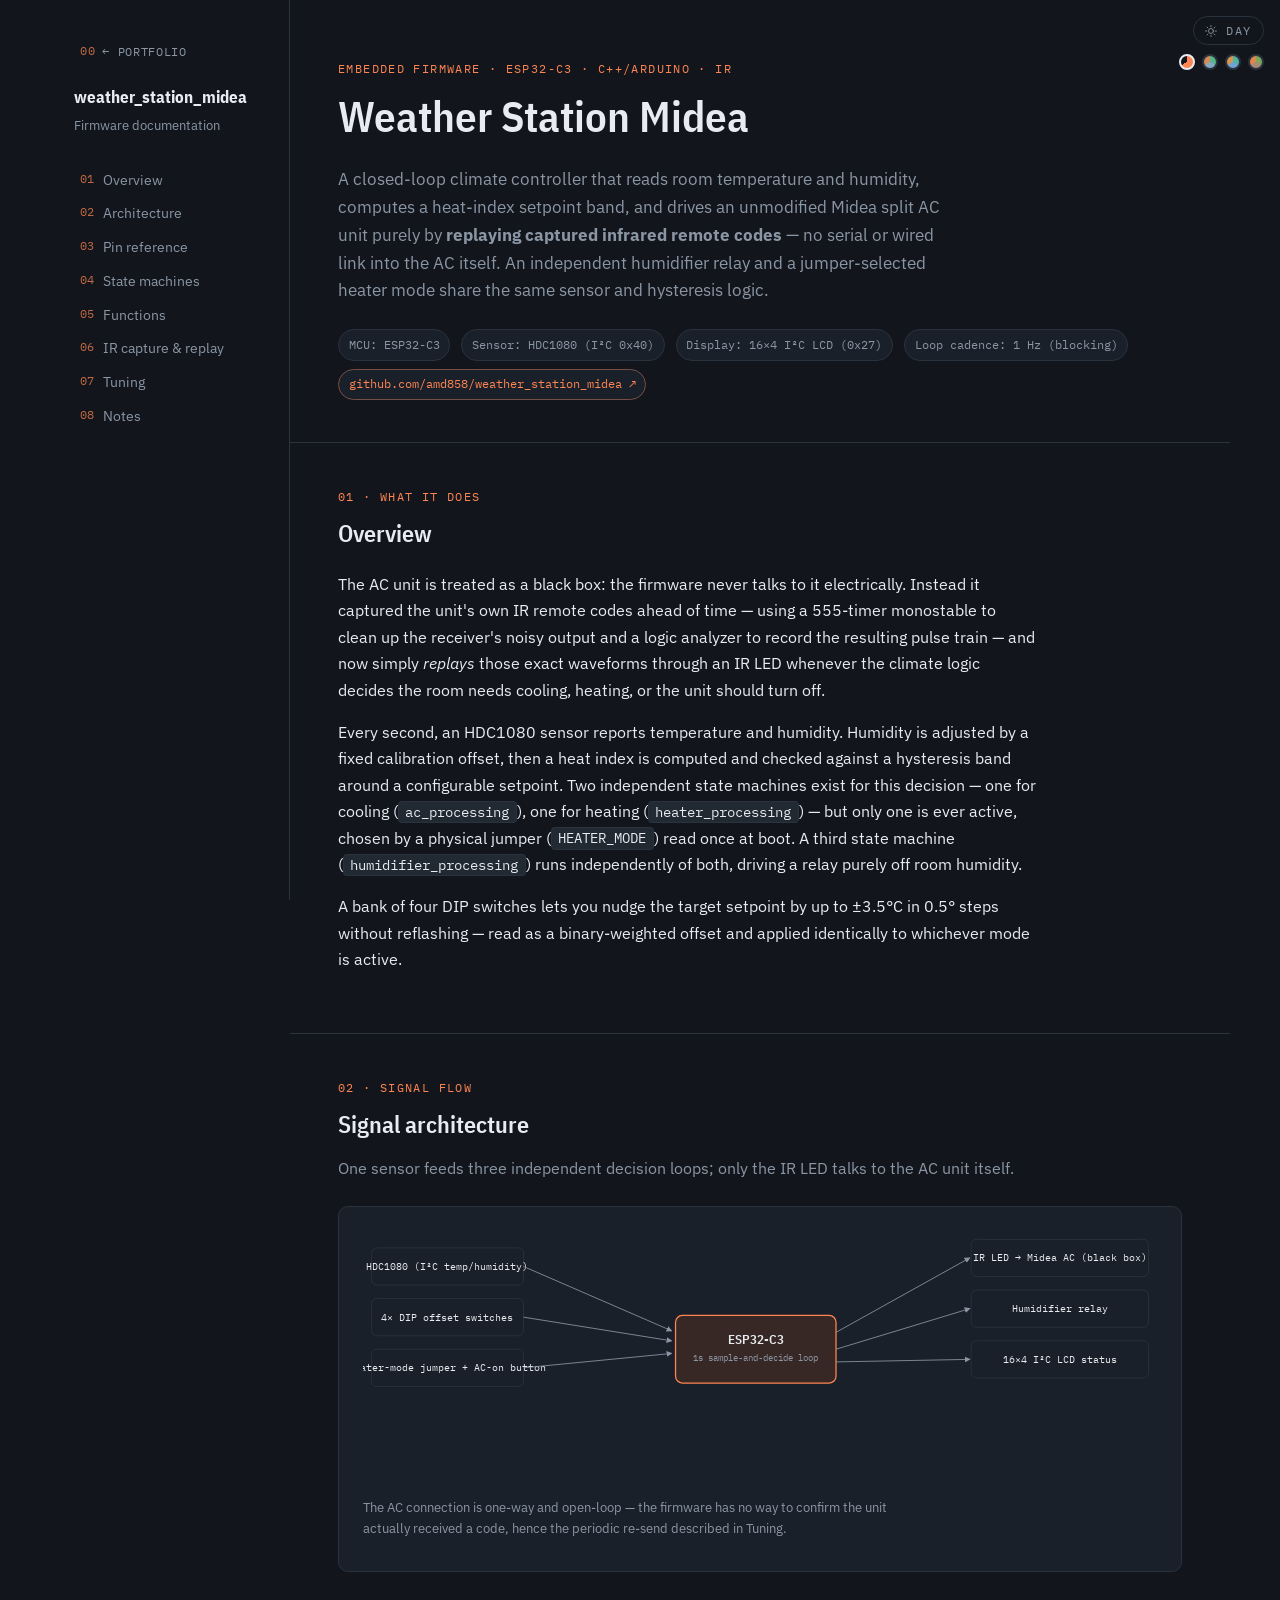
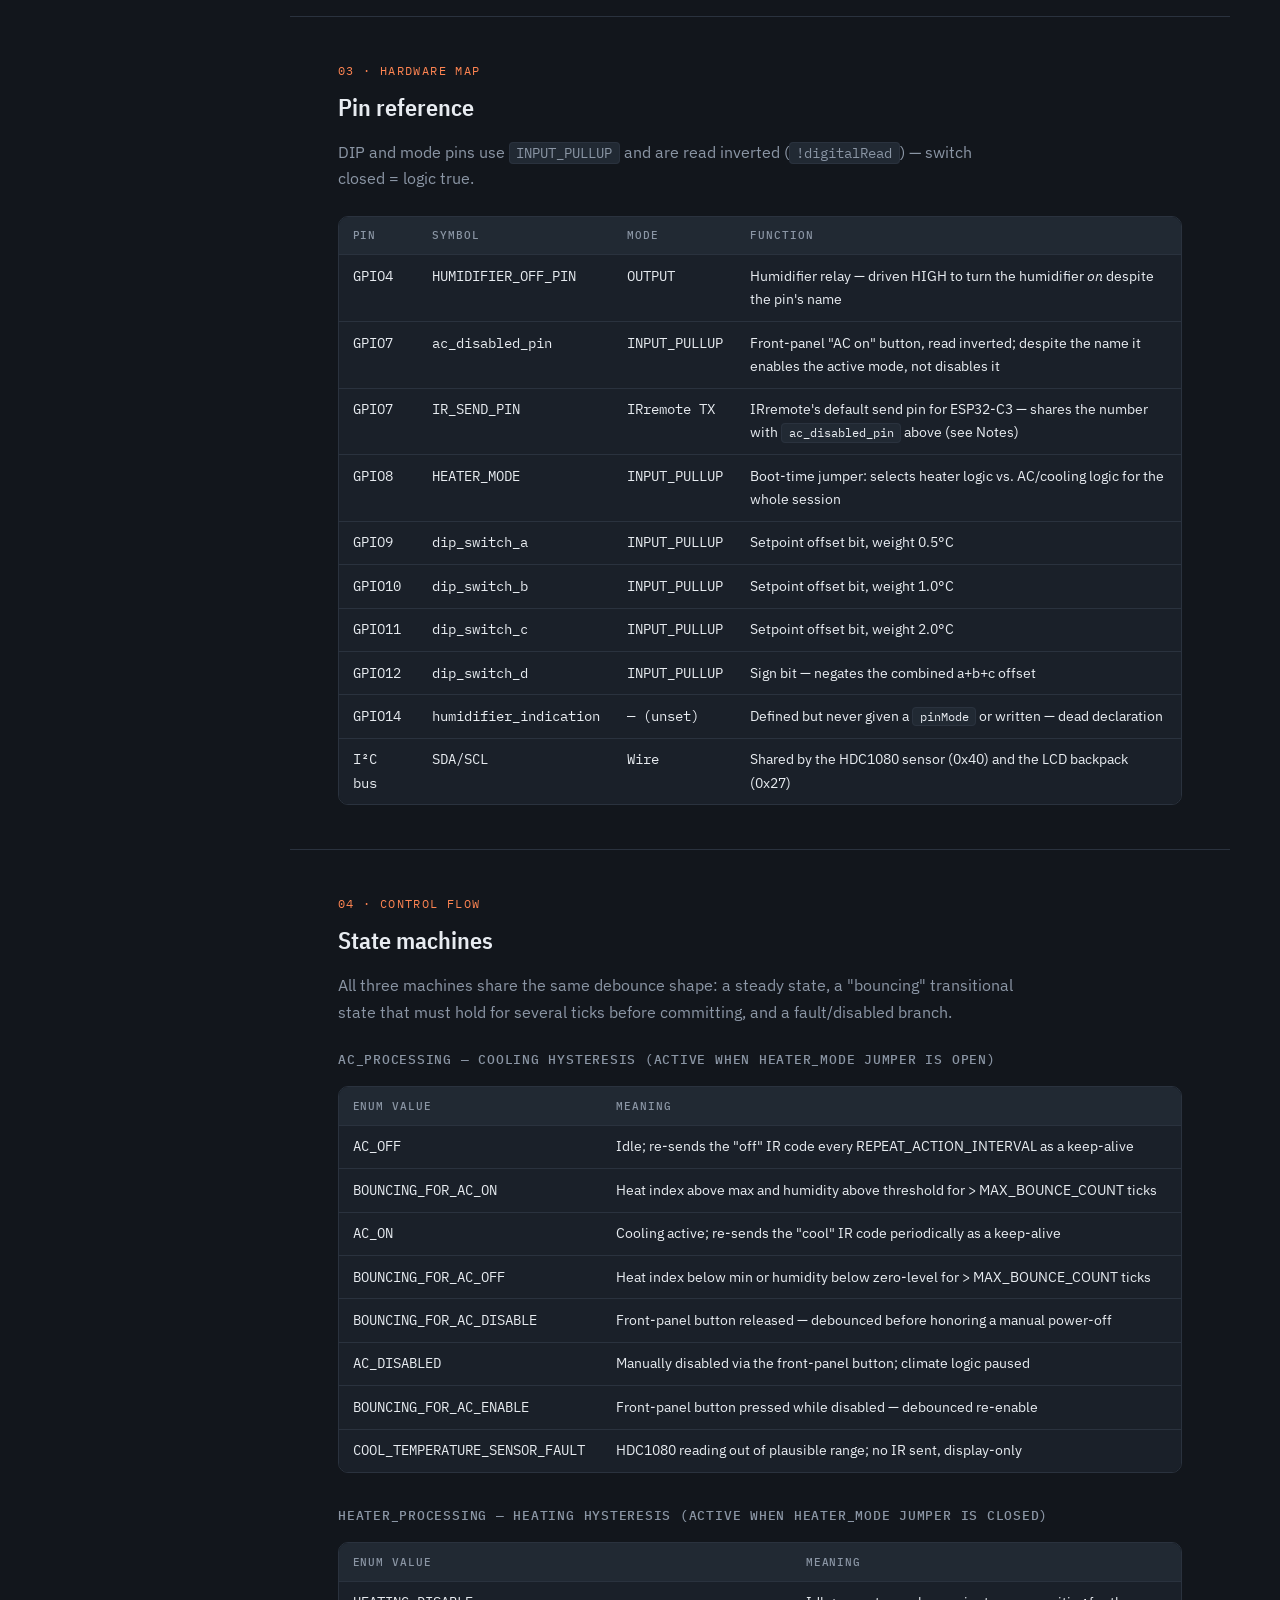
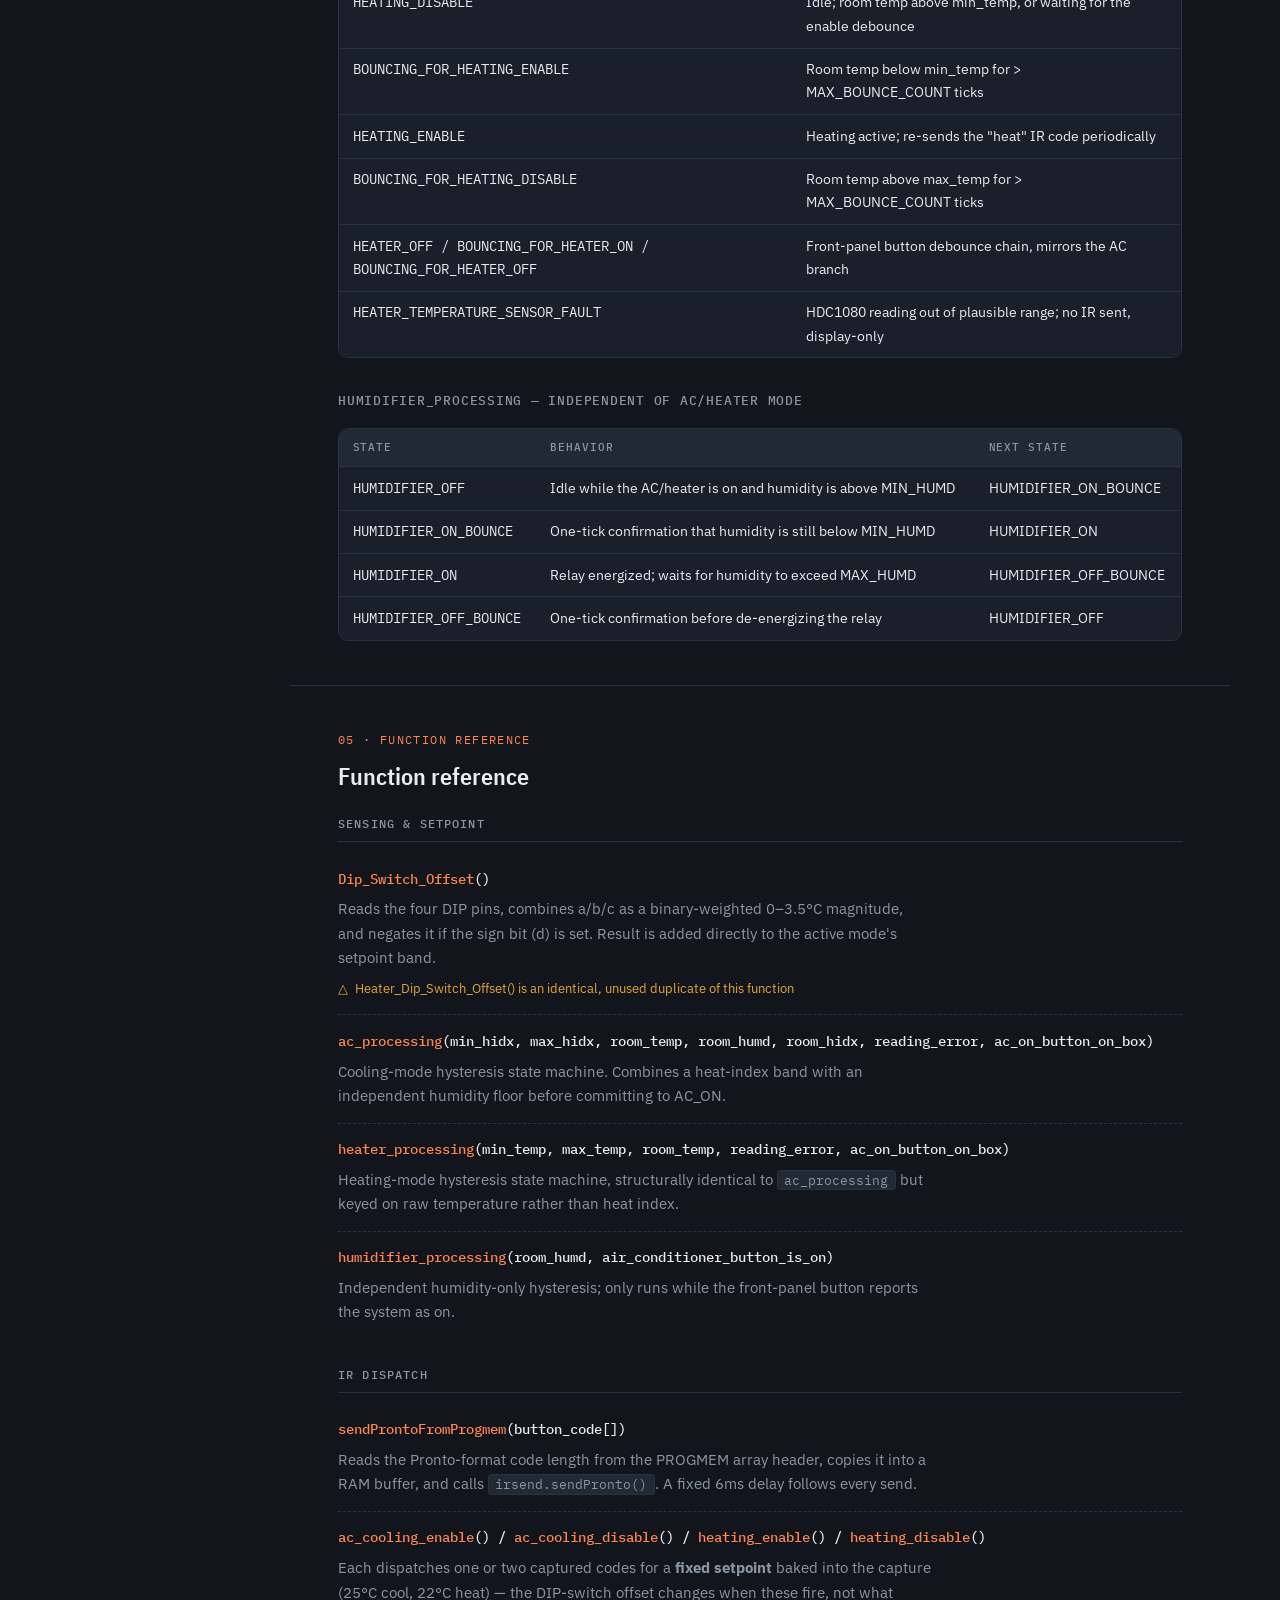
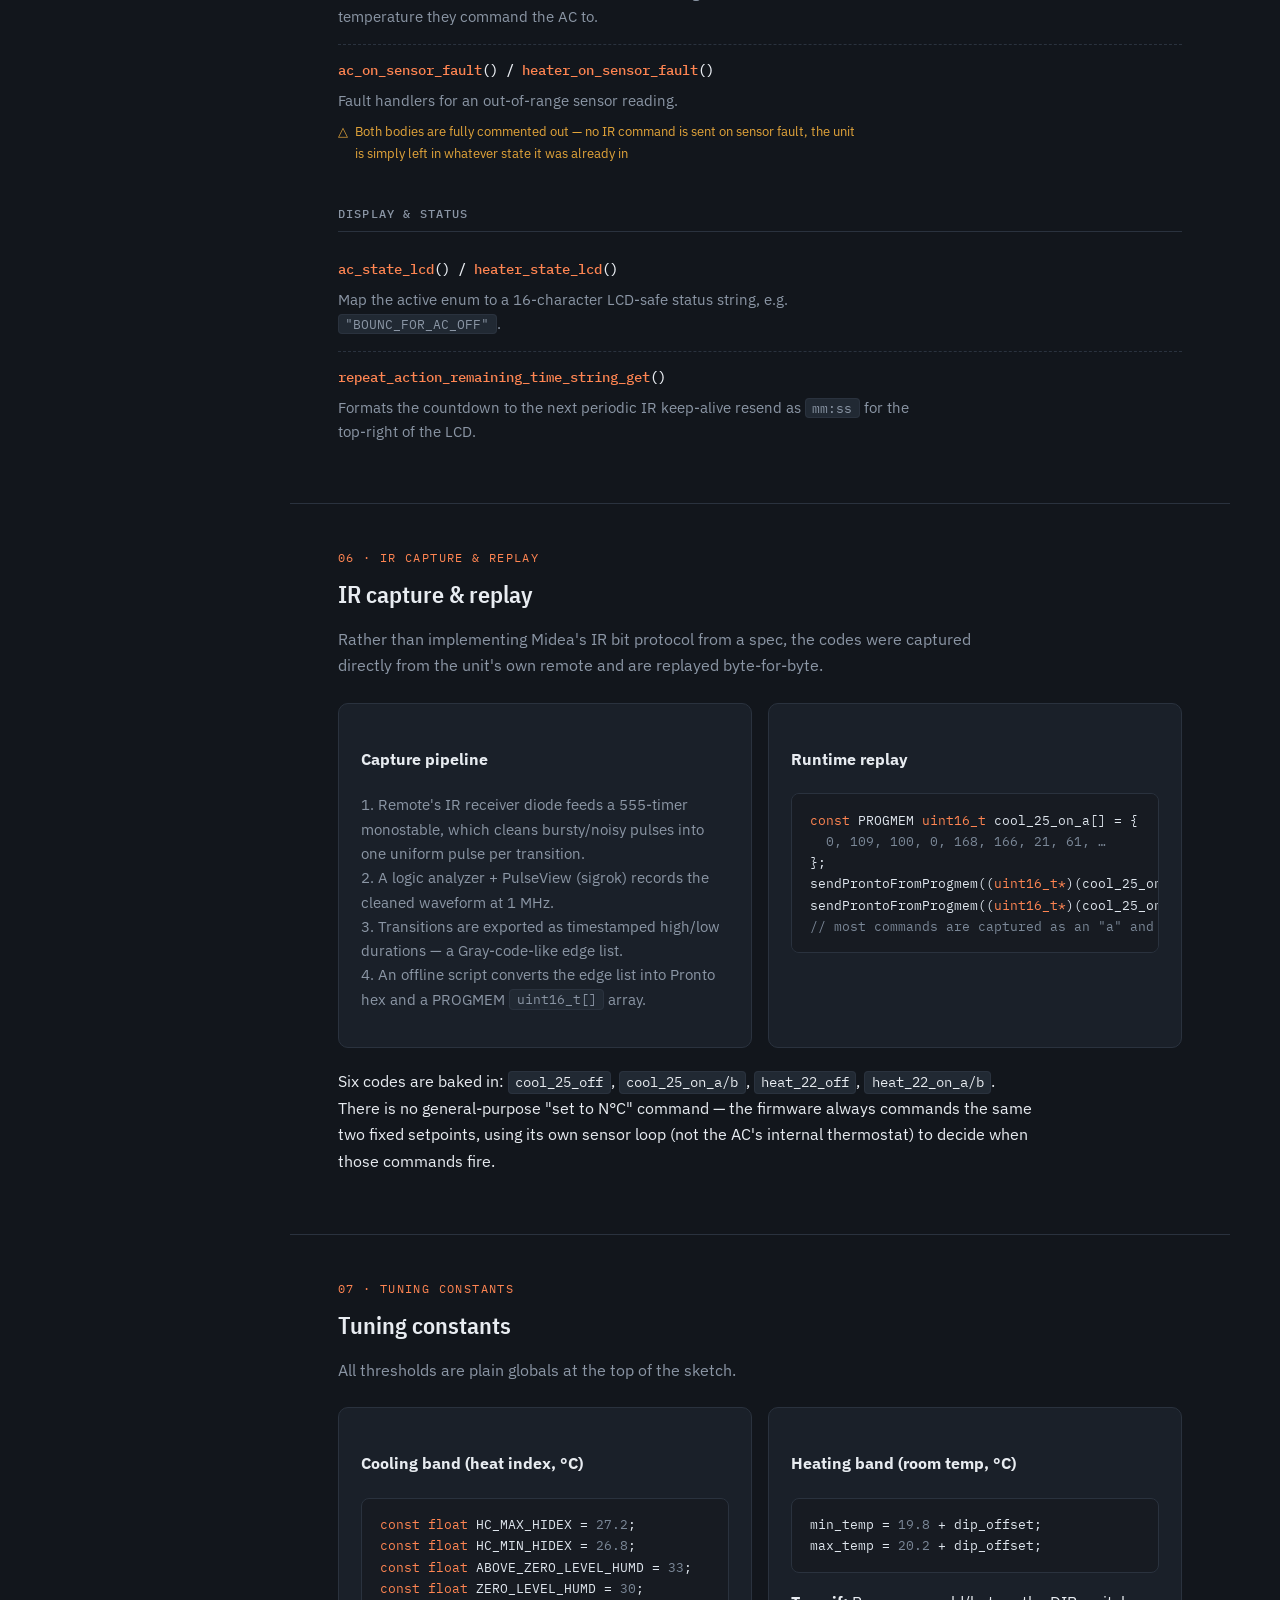
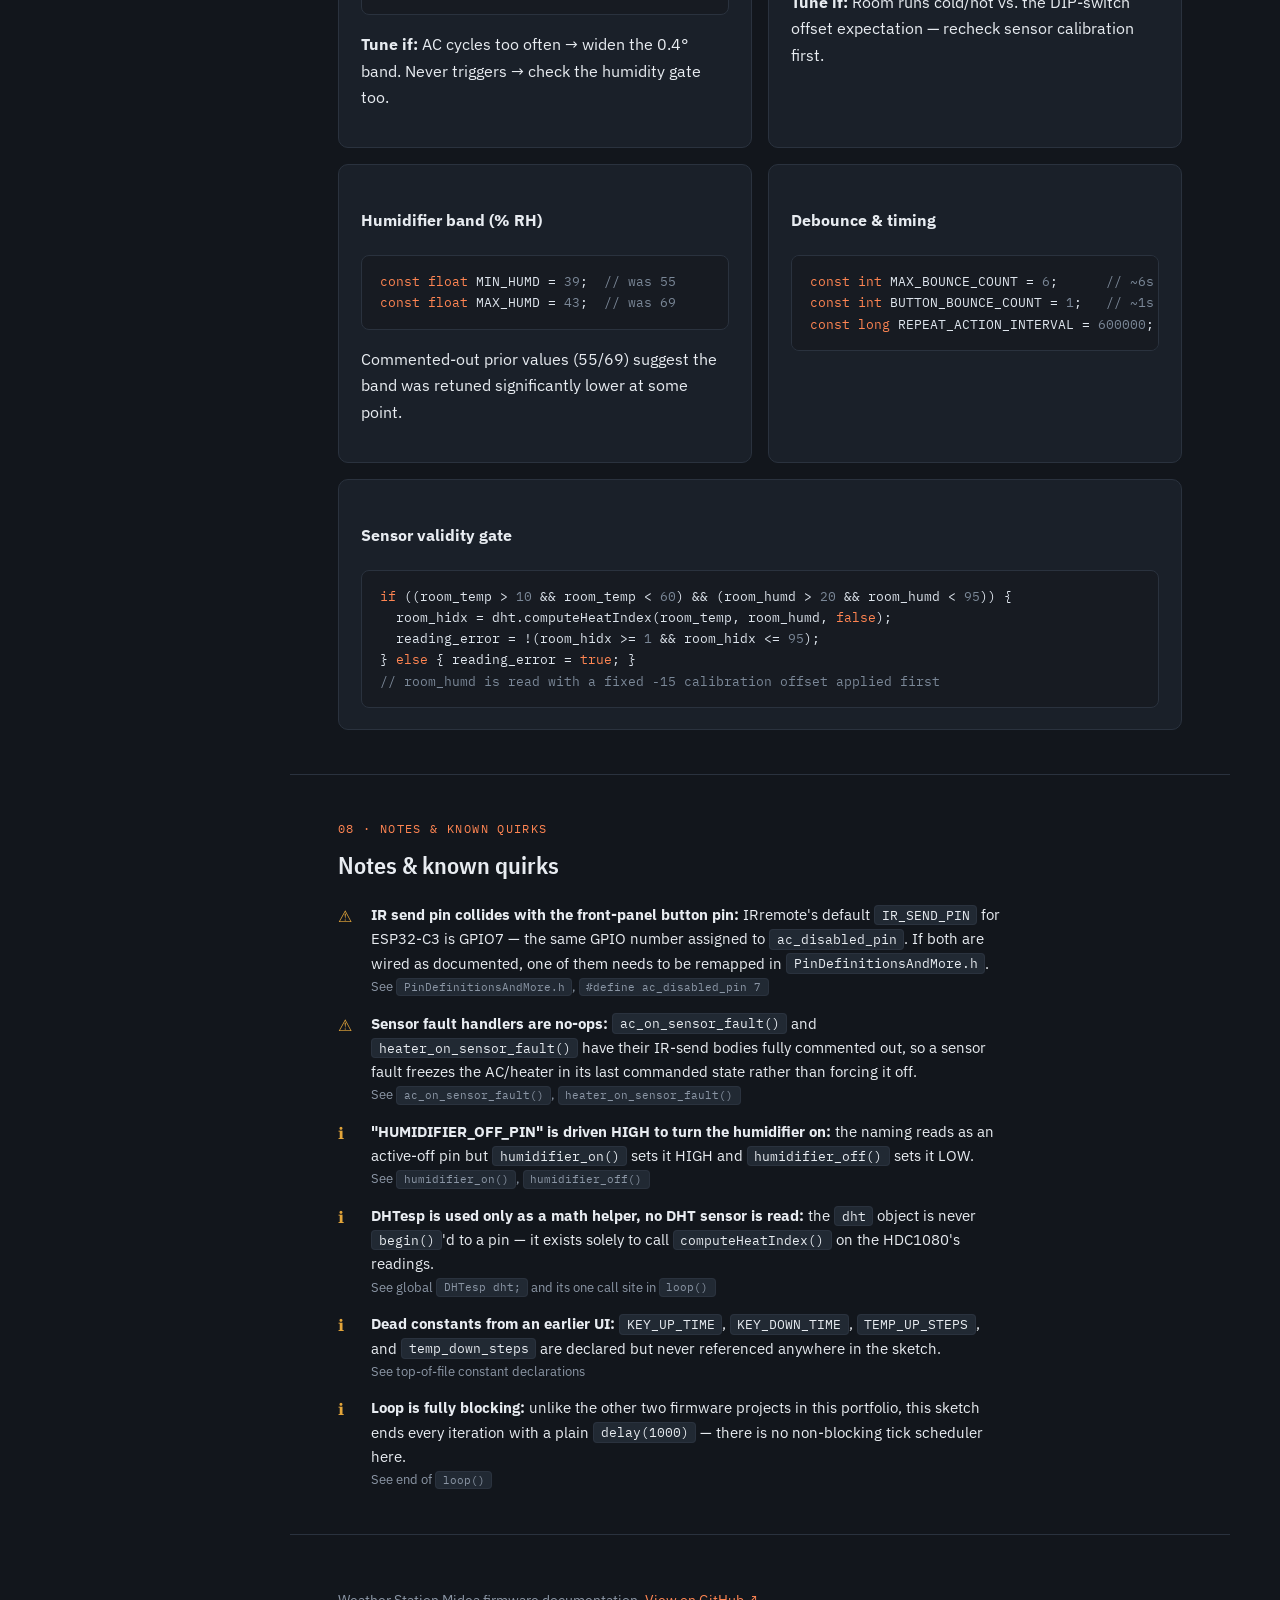
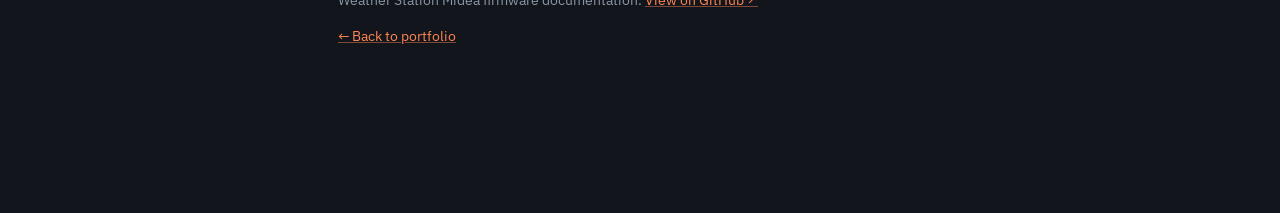
<file: weather-station-midea.html>
<!DOCTYPE html>
<html lang="en" data-theme="dark" data-profile="doc">
<head>
<meta charset="utf-8">
<meta name="viewport" content="width=device-width, initial-scale=1">
<title>Weather Station Midea — Smart AC Climate Control</title>
<meta name="description" content="ESP32-C3 climate controller that reads room temperature/humidity via HDC1080 and drives an existing Midea split AC purely by IR replay of logic-analyzer-captured remote codes, with an independent heater mode and humidifier relay.">
<link rel="preconnect" href="https://fonts.googleapis.com">
<link rel="preconnect" href="https://fonts.gstatic.com" crossorigin>
<link href="https://fonts.googleapis.com/css2?family=IBM+Plex+Mono:wght@400;500;600&family=IBM+Plex+Sans+Condensed:wght@500;600;700&family=IBM+Plex+Sans:wght@400;500;600&display=swap" rel="stylesheet">
<style>
:root{
  --font-display:"IBM Plex Sans Condensed","Arial Narrow",sans-serif;
  --font-body:"IBM Plex Sans",-apple-system,"Segoe UI",sans-serif;
  --font-mono:"IBM Plex Mono",ui-monospace,"Cascadia Code",monospace;
  --code-bg:#171b22; --code-text:#dfe6ee; --code-dim:#7b8898; --code-accent:#ff8552; --code-rule:#2a323e;
  --accent:var(--copper);
}
html[data-theme="dark"]{
  color-scheme:dark;
  --paper:#191C18; --ink:#E2E0D4; --dim:#A9AFA0;
  --line:rgba(226,224,212,.16);
  --green:#57B48C; --steel:#86AAC4; --copper:#D28B5A; --brass:#C9A94F; --slate:#9BA394;
  --surface:#20241F; --surface-2:#262B22;
  --ok:#57c795; --warn:#e3a53a;
}
html[data-theme="light"]{
  color-scheme:light;
  --paper:#E9E7DD; --ink:#1B1D14; --dim:#4E5348;
  --line:rgba(27,29,20,.16);
  --green:#0E5A3E; --steel:#2E4A5E; --copper:#8F4A1E; --brass:#6F5417; --slate:#414A42;
  --surface:#F5F3EA; --surface-2:#EFEDE1;
  --ok:#227a52; --warn:#a3690a;
}
html[data-theme="dark"][data-profile="blueprint"]{
  --paper:#12181F; --ink:#DCE6EC; --dim:#8CA0AC; --line:rgba(220,230,236,.16);
  --green:#4FB3A6; --steel:#6FA3D8; --copper:#D9954F; --brass:#C9B15A; --slate:#7C8B96;
  --surface:#171F27; --surface-2:#1C2530;
}
html[data-theme="light"][data-profile="blueprint"]{
  --paper:#E8EEF3; --ink:#131A21; --dim:#47565F; --line:rgba(19,26,33,.16);
  --green:#0F6E62; --steel:#245C91; --copper:#93551C; --brass:#7C6317; --slate:#3E4A52;
  --surface:#F3F7FA; --surface-2:#EBF0F4;
}
html[data-theme="dark"][data-profile="ember"]{
  --paper:#201613; --ink:#F1E2D3; --dim:#B69885; --line:rgba(241,226,211,.16);
  --green:#7CA85E; --steel:#A68B76; --copper:#E2854A; --brass:#D6A83E; --slate:#AE8871;
  --surface:#271C18; --surface-2:#2E221D;
}
html[data-theme="light"][data-profile="ember"]{
  --paper:#F3E6D8; --ink:#211510; --dim:#6B5546; --line:rgba(33,21,16,.16);
  --green:#3D6B2C; --steel:#6B5645; --copper:#9C4A1A; --brass:#8A6112; --slate:#6B5142;
  --surface:#F8EFE3; --surface-2:#F1E5D6;
}
html[data-theme="dark"][data-profile="doc"]{
  --paper:#12161C; --ink:#E8ECF1; --dim:#8B96A5; --line:#2A323E;
  --green:#FF8552; --steel:#FF8552; --copper:#FF8552; --brass:#FF8552; --slate:#FF8552;
  --surface:#1A2029; --surface-2:#212933;
}
html[data-theme="light"][data-profile="doc"]{
  --paper:#EEF1F4; --ink:#1A2029; --dim:#5B6775; --line:#D7DCE2;
  --green:#CC4A15; --steel:#CC4A15; --copper:#CC4A15; --brass:#CC4A15; --slate:#CC4A15;
  --surface:#FFFFFF; --surface-2:#F5F7F9;
}
.profiles{position:fixed;top:54px;right:16px;z-index:5;display:flex;gap:7px}
.profiles button{width:16px;height:16px;border-radius:50%;padding:0;cursor:pointer;
  border:2px solid var(--line);background:conic-gradient(var(--sw-a) 0deg 120deg,var(--sw-b) 120deg 240deg,var(--sw-c) 240deg 360deg);
  transition:border-color .3s,transform .15s}
.profiles button:hover{transform:scale(1.18)}
.profiles button[aria-pressed="true"]{border-color:var(--ink)}
.profiles button:focus-visible{outline:2px solid var(--accent);outline-offset:2px}
@media(max-width:640px){.profiles{top:44px;right:10px;gap:6px}}
*{box-sizing:border-box}body{margin:0;background:var(--paper);color:var(--ink);font-family:var(--font-body);font-size:16px;line-height:1.65;-webkit-font-smoothing:antialiased}
@media(prefers-reduced-motion:reduce){*{animation:none!important;transition:none!important}}
a{color:var(--accent);text-decoration-color:color-mix(in srgb,var(--accent) 45%,transparent)}
a:focus-visible,button:focus-visible,summary:focus-visible{outline:2px solid var(--accent);outline-offset:2px}
h1,h2,h3{font-family:var(--font-display);font-weight:600;text-wrap:balance;margin:0;color:var(--ink)}
.eyebrow{font-family:var(--font-mono);font-size:.72rem;letter-spacing:.12em;text-transform:uppercase;color:var(--accent)}
code,.mono{font-family:var(--font-mono)}
.shell{display:grid;grid-template-columns:240px minmax(0,1fr);gap:0;max-width:1180px;margin:0 auto}
@media(max-width:900px){.shell{grid-template-columns:1fr}}
nav.toc{position:sticky;top:0;align-self:start;height:100vh;overflow-y:auto;padding:2.25rem 1.25rem 2rem 1.5rem;border-right:1px solid var(--line)}
@media(max-width:900px){nav.toc{position:static;height:auto;border-right:none;border-bottom:1px solid var(--line);padding:1.25rem 1.5rem}}
nav.toc .back{display:inline-flex;align-items:center;gap:.4rem;font-family:var(--font-mono);font-size:.72rem;letter-spacing:.06em;text-transform:uppercase;color:var(--dim);text-decoration:none;margin-bottom:1.1rem}
nav.toc .back:hover{color:var(--accent)}
nav.toc .brand{display:block;font-family:var(--font-display);font-weight:700;font-size:1.05rem;margin-bottom:.2rem}
nav.toc .brand-sub{display:block;font-size:.8rem;color:var(--dim);margin-bottom:1.75rem}
nav.toc ol{list-style:none;margin:0;padding:0;display:flex;flex-direction:column;gap:.05rem;counter-reset:sec}
@media(max-width:900px){nav.toc ol{flex-direction:row;flex-wrap:wrap;gap:.4rem 1rem}}
nav.toc li{counter-increment:sec}nav.toc a{display:flex;gap:.55rem;padding:.32rem .4rem;border-radius:4px;font-size:.86rem;color:var(--dim);text-decoration:none}
nav.toc a::before{content:counter(sec,decimal-leading-zero);font-family:var(--font-mono);font-size:.75rem;color:var(--accent);opacity:.75}
nav.toc a:hover{color:var(--ink);background:var(--surface-2)}
main{padding:0 0 6rem;min-width:0}
.hero{padding:3.4rem 3rem 2.6rem;border-bottom:1px solid var(--line)}
@media(max-width:640px){.hero{padding:2.2rem 1.25rem 2rem}}.hero h1{font-size:clamp(1.9rem,3.4vw,2.7rem)}.hero .dek{max-width:62ch;color:var(--dim);font-size:1.05rem;margin-top:.9rem}
.meta-row{display:flex;flex-wrap:wrap;gap:.5rem .7rem;margin-top:1.5rem}.chip{font-family:var(--font-mono);font-size:.76rem;padding:.3rem .6rem;border:1px solid var(--line);border-radius:999px;color:var(--dim);background:var(--surface)}
.chip.link{color:var(--accent);border-color:color-mix(in srgb,var(--accent) 35%,var(--line));text-decoration:none}
section{padding:2.75rem 3rem;border-bottom:1px solid var(--line)}
@media(max-width:640px){section{padding:2.1rem 1.25rem}}
section>.eyebrow{display:block;margin-bottom:.5rem}section>h2{font-size:1.5rem;margin-bottom:1.1rem}
section>.lead{color:var(--dim);max-width:68ch;margin:-.4rem 0 1.5rem}section p{max-width:70ch}section p+p{margin-top:.9rem}
.card{background:var(--surface);border:1px solid var(--line);border-radius:10px;padding:1.3rem 1.4rem}.stack{display:flex;flex-direction:column;gap:1rem}.grid-2{display:grid;grid-template-columns:repeat(2,minmax(0,1fr));gap:1rem}
@media(max-width:720px){.grid-2{grid-template-columns:1fr}}
.table-wrap{overflow-x:auto;border:1px solid var(--line);border-radius:10px}table{border-collapse:collapse;width:100%;min-width:480px;background:var(--surface)}
th,td{text-align:left;padding:.6rem .85rem;border-bottom:1px solid var(--line);font-size:.88rem;vertical-align:top}
thead th{font-family:var(--font-mono);font-size:.7rem;letter-spacing:.08em;text-transform:uppercase;color:var(--dim);background:var(--surface-2);font-weight:500}
tbody tr:last-child td{border-bottom:none}td.mono,th.mono{font-family:var(--font-mono)}td.num{font-variant-numeric:tabular-nums;font-family:var(--font-mono)}tbody tr:hover{background:var(--surface-2)}
pre{margin:0;background:var(--code-bg);color:var(--code-text);border-radius:8px;padding:.95rem 1.1rem;overflow-x:auto;font-family:var(--font-mono);font-size:.83rem;line-height:1.6;border:1px solid var(--code-rule)}
pre .c{color:var(--code-dim)}pre .k{color:var(--code-accent)}code.pin{background:var(--surface-2);border:1px solid var(--line);border-radius:4px;padding:.08rem .4rem;font-size:.85em}
.fn-group{margin-bottom:1.6rem}.fn-group:last-child{margin-bottom:0}.fn-group h3{font-size:.72rem;letter-spacing:.1em;text-transform:uppercase;color:var(--dim);font-family:var(--font-mono);font-weight:500;margin-bottom:.7rem;padding-bottom:.5rem;border-bottom:1px solid var(--line)}
.fn{padding:.9rem 0;border-bottom:1px dashed var(--line)}.fn:last-child{border-bottom:none}.fn .sig{font-family:var(--font-mono);font-size:.86rem;font-weight:500;color:var(--ink)}.fn .sig .name{color:var(--accent)}.fn p{margin:.45rem 0 0;font-size:.92rem;color:var(--dim);max-width:66ch}.fn .note{margin-top:.5rem;font-size:.82rem;color:var(--warn);display:flex;gap:.45rem;max-width:66ch}.fn .note::before{content:"\25B3";flex:none}
.diagram-card{padding:1.5rem 1.5rem 1.2rem}.diagram-card svg{width:100%;height:auto;display:block}.diagram-caption{font-size:.8rem;color:var(--dim);margin-top:.8rem}
.quirks{display:flex;flex-direction:column;gap:.9rem}.quirk{display:grid;grid-template-columns:22px 1fr;gap:.7rem}.quirk .mark{color:var(--warn);font-family:var(--font-mono)}.quirk p{margin:0;font-size:.92rem}.quirk .where{color:var(--dim);font-size:.8rem}
footer{padding:2.5rem 3rem 3.5rem;color:var(--dim);font-size:.85rem}@media(max-width:640px){footer{padding:2rem 1.25rem 3rem}}
.theme{position:fixed;top:16px;right:16px;z-index:5;display:flex;align-items:center;gap:8px;background:none;border:1px solid var(--line);border-radius:100px;padding:6px 12px 6px 10px;cursor:pointer;color:var(--dim);font-family:var(--font-mono);font-size:.75rem;letter-spacing:.1em;text-transform:uppercase;transition:all .2s}
.theme:hover{color:var(--ink);border-color:var(--accent)}.theme svg{width:14px;height:14px;fill:none;stroke:currentColor;stroke-width:1.5;stroke-linecap:round;flex:none}.theme .moon{display:none}
html[data-theme="light"] .theme .sun{display:none}html[data-theme="light"] .theme .moon{display:block}
@media(max-width:640px){.theme{top:10px;right:10px;padding:6px 10px}.theme .label{display:none}}
body{transition:background-color .4s ease}h1,h2,h3,h4,p,a,code,pre,table,table th,table td{transition:color .4s ease,border-color .4s ease,background-color .4s ease}
</style>
</head>
<body>

<button class="theme" id="themeBtn" type="button" aria-pressed="false" aria-label="Toggle theme">
  <svg class="sun" viewBox="0 0 24 24" aria-hidden="true"><circle cx="12" cy="12" r="4.2"/><path d="M12 2.6v2.2M12 19.2v2.2M2.6 12h2.2M19.2 12h2.2M5.3 5.3l1.6 1.6M17.1 17.1l1.6 1.6M18.7 5.3l-1.6 1.6M6.9 17.1l-1.6 1.6"/></svg>
  <svg class="moon" viewBox="0 0 24 24" aria-hidden="true"><path d="M20.5 14.6A8.6 8.6 0 0 1 9.4 3.5a8.6 8.6 0 1 0 11.1 11.1z"/></svg>
  <span class="label">Dark</span>
</button>
<div class="profiles" id="profilePicker" role="group" aria-label="Color profile">
  <button type="button" data-profile="doc" aria-pressed="true" aria-label="Doc color profile" title="Doc"
    style="--sw-a:#FF8552;--sw-b:#FF8552;--sw-c:#12161C"></button>
  <button type="button" data-profile="field" aria-pressed="false" aria-label="Field color profile" title="Field"
    style="--sw-a:#57B48C;--sw-b:#86AAC4;--sw-c:#D28B5A"></button>
  <button type="button" data-profile="blueprint" aria-pressed="false" aria-label="Blueprint color profile" title="Blueprint"
    style="--sw-a:#4FB3A6;--sw-b:#6FA3D8;--sw-c:#D9954F"></button>
  <button type="button" data-profile="ember" aria-pressed="false" aria-label="Ember color profile" title="Ember"
    style="--sw-a:#7CA85E;--sw-b:#A68B76;--sw-c:#E2854A"></button>
</div>

<div class="shell">
<nav class="toc" aria-label="Table of contents">
  <a class="back" href="index.html">&larr; Portfolio</a>
  <span class="brand">weather_station_midea</span>
  <span class="brand-sub">Firmware documentation</span>
  <ol>
    <li><a href="#overview">Overview</a></li>
    <li><a href="#architecture">Architecture</a></li>
    <li><a href="#pinout">Pin reference</a></li>
    <li><a href="#states">State machines</a></li>
    <li><a href="#functions">Functions</a></li>
    <li><a href="#ir">IR capture &amp; replay</a></li>
    <li><a href="#constants">Tuning</a></li>
    <li><a href="#notes">Notes</a></li>
  </ol>
</nav>

<main>
<header class="hero">
  <span class="eyebrow">Embedded firmware · ESP32-C3 · C++/Arduino · IR</span>
  <h1>Weather Station Midea</h1>
  <p class="dek">A closed-loop climate controller that reads room temperature and humidity, computes a heat-index setpoint band, and drives an unmodified Midea split AC unit purely by <strong>replaying captured infrared remote codes</strong> — no serial or wired link into the AC itself. An independent humidifier relay and a jumper-selected heater mode share the same sensor and hysteresis logic.</p>
  <div class="meta-row">
    <span class="chip">MCU: ESP32-C3</span>
    <span class="chip">Sensor: HDC1080 (I²C 0x40)</span>
    <span class="chip">Display: 16×4 I²C LCD (0x27)</span>
    <span class="chip">Loop cadence: 1 Hz (blocking)</span>
    <a class="chip link" href="https://github.com/amd858/weather_station_midea" target="_blank" rel="noopener">github.com/amd858/weather_station_midea ↗</a>
  </div>
</header>

<section id="overview">
  <span class="eyebrow">01 · What it does</span>
  <h2>Overview</h2>
  <p>The AC unit is treated as a black box: the firmware never talks to it electrically. Instead it captured the unit's own IR remote codes ahead of time — using a 555-timer monostable to clean up the receiver's noisy output and a logic analyzer to record the resulting pulse train — and now simply <em>replays</em> those exact waveforms through an IR LED whenever the climate logic decides the room needs cooling, heating, or the unit should turn off.</p>
  <p>Every second, an HDC1080 sensor reports temperature and humidity. Humidity is adjusted by a fixed calibration offset, then a heat index is computed and checked against a hysteresis band around a configurable setpoint. Two independent state machines exist for this decision — one for cooling (<code class="pin">ac_processing</code>), one for heating (<code class="pin">heater_processing</code>) — but only one is ever active, chosen by a physical jumper (<code class="pin">HEATER_MODE</code>) read once at boot. A third state machine (<code class="pin">humidifier_processing</code>) runs independently of both, driving a relay purely off room humidity.</p>
  <p>A bank of four DIP switches lets you nudge the target setpoint by up to ±3.5°C in 0.5° steps without reflashing — read as a binary-weighted offset and applied identically to whichever mode is active.</p>
</section>

<section id="architecture">
  <span class="eyebrow">02 · Signal flow</span>
  <h2>Signal architecture</h2>
  <p class="lead">One sensor feeds three independent decision loops; only the IR LED talks to the AC unit itself.</p>
  <div class="card diagram-card">
    <svg viewBox="0 0 940 300" role="img" aria-labelledby="arch-title arch-desc">
      <title id="arch-title">Signal flow diagram</title>
      <desc id="arch-desc">HDC1080 sensor and DIP switches feed the ESP32-C3, which drives an IR LED toward the Midea AC unit, a humidifier relay, and a 16 by 4 LCD.</desc>
      <defs><marker id="arrow" viewBox="0 0 10 10" refX="8" refY="5" markerWidth="7" markerHeight="7" orient="auto-start-reverse"><path d="M0,0 L10,5 L0,10 z" fill="var(--dim)"/></marker></defs>
      <g font-family="IBM Plex Mono, monospace" font-size="12">
        <rect x="10" y="20" width="180" height="44" rx="6" fill="none" stroke="var(--line)"/><text x="100" y="46" fill="var(--ink)" text-anchor="middle">HDC1080 (I²C temp/humidity)</text>
        <rect x="10" y="80" width="180" height="44" rx="6" fill="none" stroke="var(--line)"/><text x="100" y="106" fill="var(--ink)" text-anchor="middle">4× DIP offset switches</text>
        <rect x="10" y="140" width="180" height="44" rx="6" fill="none" stroke="var(--line)"/><text x="100" y="166" fill="var(--ink)" text-anchor="middle">Heater-mode jumper + AC-on button</text>
      </g>
      <line x1="190" y1="42" x2="365" y2="118" stroke="var(--dim)" marker-end="url(#arrow)"/>
      <line x1="190" y1="102" x2="365" y2="130" stroke="var(--dim)" marker-end="url(#arrow)"/>
      <line x1="190" y1="162" x2="365" y2="145" stroke="var(--dim)" marker-end="url(#arrow)"/>
      <rect x="370" y="100" width="190" height="80" rx="8" fill="color-mix(in srgb,var(--accent) 16%,var(--paper))" stroke="var(--accent)" stroke-width="1.5"/>
      <text x="465" y="134" fill="var(--ink)" text-anchor="middle" font-family="IBM Plex Sans Condensed" font-size="15" font-weight="600">ESP32-C3</text>
      <text x="465" y="154" fill="var(--dim)" text-anchor="middle" font-family="IBM Plex Mono, monospace" font-size="11">1s sample-and-decide loop</text>
      <g font-family="IBM Plex Mono, monospace" font-size="12">
        <rect x="720" y="10" width="210" height="44" rx="6" fill="none" stroke="var(--line)"/><text x="825" y="36" fill="var(--ink)" text-anchor="middle">IR LED → Midea AC (black box)</text>
        <rect x="720" y="70" width="210" height="44" rx="6" fill="none" stroke="var(--line)"/><text x="825" y="96" fill="var(--ink)" text-anchor="middle">Humidifier relay</text>
        <rect x="720" y="130" width="210" height="44" rx="6" fill="none" stroke="var(--line)"/><text x="825" y="156" fill="var(--ink)" text-anchor="middle">16×4 I²C LCD status</text>
      </g>
      <line x1="560" y1="120" x2="718" y2="32" stroke="var(--dim)" marker-end="url(#arrow)"/>
      <line x1="560" y1="140" x2="718" y2="92" stroke="var(--dim)" marker-end="url(#arrow)"/>
      <line x1="560" y1="155" x2="718" y2="152" stroke="var(--dim)" marker-end="url(#arrow)"/>
    </svg>
    <p class="diagram-caption">The AC connection is one-way and open-loop — the firmware has no way to confirm the unit actually received a code, hence the periodic re-send described in Tuning.</p>
  </div>
</section>

<section id="pinout">
  <span class="eyebrow">03 · Hardware map</span>
  <h2>Pin reference</h2>
  <p class="lead">DIP and mode pins use <code class="pin">INPUT_PULLUP</code> and are read inverted (<code class="pin">!digitalRead</code>) — switch closed = logic true.</p>
  <div class="table-wrap">
    <table>
      <thead><tr><th>Pin</th><th>Symbol</th><th>Mode</th><th>Function</th></tr></thead>
      <tbody>
        <tr><td class="mono">GPIO4</td><td class="mono">HUMIDIFIER_OFF_PIN</td><td class="mono">OUTPUT</td><td>Humidifier relay — driven HIGH to turn the humidifier <em>on</em> despite the pin's name</td></tr>
        <tr><td class="mono">GPIO7</td><td class="mono">ac_disabled_pin</td><td class="mono">INPUT_PULLUP</td><td>Front-panel "AC on" button, read inverted; despite the name it enables the active mode, not disables it</td></tr>
        <tr><td class="mono">GPIO7</td><td class="mono">IR_SEND_PIN</td><td class="mono">IRremote TX</td><td>IRremote's default send pin for ESP32-C3 — shares the number with <code class="pin">ac_disabled_pin</code> above (see Notes)</td></tr>
        <tr><td class="mono">GPIO8</td><td class="mono">HEATER_MODE</td><td class="mono">INPUT_PULLUP</td><td>Boot-time jumper: selects heater logic vs. AC/cooling logic for the whole session</td></tr>
        <tr><td class="mono">GPIO9</td><td class="mono">dip_switch_a</td><td class="mono">INPUT_PULLUP</td><td>Setpoint offset bit, weight 0.5°C</td></tr>
        <tr><td class="mono">GPIO10</td><td class="mono">dip_switch_b</td><td class="mono">INPUT_PULLUP</td><td>Setpoint offset bit, weight 1.0°C</td></tr>
        <tr><td class="mono">GPIO11</td><td class="mono">dip_switch_c</td><td class="mono">INPUT_PULLUP</td><td>Setpoint offset bit, weight 2.0°C</td></tr>
        <tr><td class="mono">GPIO12</td><td class="mono">dip_switch_d</td><td class="mono">INPUT_PULLUP</td><td>Sign bit — negates the combined a+b+c offset</td></tr>
        <tr><td class="mono">GPIO14</td><td class="mono">humidifier_indication</td><td class="mono">— (unset)</td><td>Defined but never given a <code class="pin">pinMode</code> or written — dead declaration</td></tr>
        <tr><td class="mono">I²C bus</td><td class="mono">SDA/SCL</td><td class="mono">Wire</td><td>Shared by the HDC1080 sensor (0x40) and the LCD backpack (0x27)</td></tr>
      </tbody>
    </table>
  </div>
</section>

<section id="states">
  <span class="eyebrow">04 · Control flow</span>
  <h2>State machines</h2>
  <p class="lead">All three machines share the same debounce shape: a steady state, a "bouncing" transitional state that must hold for several ticks before committing, and a fault/disabled branch.</p>

  <div class="stack" style="margin-bottom:2rem">
    <h3 style="font-family:var(--font-mono);font-size:.8rem;letter-spacing:.06em;text-transform:uppercase;color:var(--dim);font-weight:500">ac_processing — cooling hysteresis (active when HEATER_MODE jumper is open)</h3>
    <div class="table-wrap">
      <table>
        <thead><tr><th>Enum value</th><th>Meaning</th></tr></thead>
        <tbody>
          <tr><td class="mono">AC_OFF</td><td>Idle; re-sends the "off" IR code every REPEAT_ACTION_INTERVAL as a keep-alive</td></tr>
          <tr><td class="mono">BOUNCING_FOR_AC_ON</td><td>Heat index above max and humidity above threshold for &gt; MAX_BOUNCE_COUNT ticks</td></tr>
          <tr><td class="mono">AC_ON</td><td>Cooling active; re-sends the "cool" IR code periodically as a keep-alive</td></tr>
          <tr><td class="mono">BOUNCING_FOR_AC_OFF</td><td>Heat index below min or humidity below zero-level for &gt; MAX_BOUNCE_COUNT ticks</td></tr>
          <tr><td class="mono">BOUNCING_FOR_AC_DISABLE</td><td>Front-panel button released — debounced before honoring a manual power-off</td></tr>
          <tr><td class="mono">AC_DISABLED</td><td>Manually disabled via the front-panel button; climate logic paused</td></tr>
          <tr><td class="mono">BOUNCING_FOR_AC_ENABLE</td><td>Front-panel button pressed while disabled — debounced re-enable</td></tr>
          <tr><td class="mono">COOL_TEMPERATURE_SENSOR_FAULT</td><td>HDC1080 reading out of plausible range; no IR sent, display-only</td></tr>
        </tbody>
      </table>
    </div>
  </div>

  <div class="stack" style="margin-bottom:2rem">
    <h3 style="font-family:var(--font-mono);font-size:.8rem;letter-spacing:.06em;text-transform:uppercase;color:var(--dim);font-weight:500">heater_processing — heating hysteresis (active when HEATER_MODE jumper is closed)</h3>
    <div class="table-wrap">
      <table>
        <thead><tr><th>Enum value</th><th>Meaning</th></tr></thead>
        <tbody>
          <tr><td class="mono">HEATING_DISABLE</td><td>Idle; room temp above min_temp, or waiting for the enable debounce</td></tr>
          <tr><td class="mono">BOUNCING_FOR_HEATING_ENABLE</td><td>Room temp below min_temp for &gt; MAX_BOUNCE_COUNT ticks</td></tr>
          <tr><td class="mono">HEATING_ENABLE</td><td>Heating active; re-sends the "heat" IR code periodically</td></tr>
          <tr><td class="mono">BOUNCING_FOR_HEATING_DISABLE</td><td>Room temp above max_temp for &gt; MAX_BOUNCE_COUNT ticks</td></tr>
          <tr><td class="mono">HEATER_OFF / BOUNCING_FOR_HEATER_ON / BOUNCING_FOR_HEATER_OFF</td><td>Front-panel button debounce chain, mirrors the AC branch</td></tr>
          <tr><td class="mono">HEATER_TEMPERATURE_SENSOR_FAULT</td><td>HDC1080 reading out of plausible range; no IR sent, display-only</td></tr>
        </tbody>
      </table>
    </div>
  </div>

  <div class="stack">
    <h3 style="font-family:var(--font-mono);font-size:.8rem;letter-spacing:.06em;text-transform:uppercase;color:var(--dim);font-weight:500">humidifier_processing — independent of AC/heater mode</h3>
    <div class="table-wrap">
      <table>
        <thead><tr><th>State</th><th>Behavior</th><th>Next state</th></tr></thead>
        <tbody>
          <tr><td class="mono">HUMIDIFIER_OFF</td><td>Idle while the AC/heater is on and humidity is above MIN_HUMD</td><td>HUMIDIFIER_ON_BOUNCE</td></tr>
          <tr><td class="mono">HUMIDIFIER_ON_BOUNCE</td><td>One-tick confirmation that humidity is still below MIN_HUMD</td><td>HUMIDIFIER_ON</td></tr>
          <tr><td class="mono">HUMIDIFIER_ON</td><td>Relay energized; waits for humidity to exceed MAX_HUMD</td><td>HUMIDIFIER_OFF_BOUNCE</td></tr>
          <tr><td class="mono">HUMIDIFIER_OFF_BOUNCE</td><td>One-tick confirmation before de-energizing the relay</td><td>HUMIDIFIER_OFF</td></tr>
        </tbody>
      </table>
    </div>
  </div>
</section>

<section id="functions">
  <span class="eyebrow">05 · Function reference</span>
  <h2>Function reference</h2>

  <div class="fn-group">
    <h3>Sensing &amp; setpoint</h3>
    <div class="fn">
      <div class="sig"><span class="name">Dip_Switch_Offset</span>()</div>
      <p>Reads the four DIP pins, combines a/b/c as a binary-weighted 0–3.5°C magnitude, and negates it if the sign bit (d) is set. Result is added directly to the active mode's setpoint band.</p>
      <div class="note">Heater_Dip_Switch_Offset() is an identical, unused duplicate of this function</div>
    </div>
    <div class="fn">
      <div class="sig"><span class="name">ac_processing</span>(min_hidx, max_hidx, room_temp, room_humd, room_hidx, reading_error, ac_on_button_on_box)</div>
      <p>Cooling-mode hysteresis state machine. Combines a heat-index band with an independent humidity floor before committing to AC_ON.</p>
    </div>
    <div class="fn">
      <div class="sig"><span class="name">heater_processing</span>(min_temp, max_temp, room_temp, reading_error, ac_on_button_on_box)</div>
      <p>Heating-mode hysteresis state machine, structurally identical to <code class="pin">ac_processing</code> but keyed on raw temperature rather than heat index.</p>
    </div>
    <div class="fn">
      <div class="sig"><span class="name">humidifier_processing</span>(room_humd, air_conditioner_button_is_on)</div>
      <p>Independent humidity-only hysteresis; only runs while the front-panel button reports the system as on.</p>
    </div>
  </div>

  <div class="fn-group">
    <h3>IR dispatch</h3>
    <div class="fn">
      <div class="sig"><span class="name">sendProntoFromProgmem</span>(button_code[])</div>
      <p>Reads the Pronto-format code length from the PROGMEM array header, copies it into a RAM buffer, and calls <code class="pin">irsend.sendPronto()</code>. A fixed 6ms delay follows every send.</p>
    </div>
    <div class="fn">
      <div class="sig"><span class="name">ac_cooling_enable</span>() / <span class="name">ac_cooling_disable</span>() / <span class="name">heating_enable</span>() / <span class="name">heating_disable</span>()</div>
      <p>Each dispatches one or two captured codes for a <strong>fixed setpoint</strong> baked into the capture (25°C cool, 22°C heat) — the DIP-switch offset changes when these fire, not what temperature they command the AC to.</p>
    </div>
    <div class="fn">
      <div class="sig"><span class="name">ac_on_sensor_fault</span>() / <span class="name">heater_on_sensor_fault</span>()</div>
      <p>Fault handlers for an out-of-range sensor reading.</p>
      <div class="note">Both bodies are fully commented out — no IR command is sent on sensor fault, the unit is simply left in whatever state it was already in</div>
    </div>
  </div>

  <div class="fn-group">
    <h3>Display &amp; status</h3>
    <div class="fn">
      <div class="sig"><span class="name">ac_state_lcd</span>() / <span class="name">heater_state_lcd</span>()</div>
      <p>Map the active enum to a 16-character LCD-safe status string, e.g. <code class="pin">"BOUNC_FOR_AC_OFF"</code>.</p>
    </div>
    <div class="fn">
      <div class="sig"><span class="name">repeat_action_remaining_time_string_get</span>()</div>
      <p>Formats the countdown to the next periodic IR keep-alive resend as <code class="pin">mm:ss</code> for the top-right of the LCD.</p>
    </div>
  </div>
</section>

<section id="ir">
  <span class="eyebrow">06 · IR capture &amp; replay</span>
  <h2>IR capture &amp; replay</h2>
  <p class="lead">Rather than implementing Midea's IR bit protocol from a spec, the codes were captured directly from the unit's own remote and are replayed byte-for-byte.</p>
  <div class="grid-2">
    <div class="card">
      <h4>Capture pipeline</h4>
      <p style="max-width:none;font-size:.92rem;color:var(--dim)">1. Remote's IR receiver diode feeds a 555-timer monostable, which cleans bursty/noisy pulses into one uniform pulse per transition.<br>2. A logic analyzer + PulseView (sigrok) records the cleaned waveform at 1 MHz.<br>3. Transitions are exported as timestamped high/low durations — a Gray-code-like edge list.<br>4. An offline script converts the edge list into Pronto hex and a PROGMEM <code class="pin">uint16_t[]</code> array.</p>
    </div>
    <div class="card">
      <h4>Runtime replay</h4>
      <pre><span class="k">const</span> PROGMEM <span class="k">uint16_t</span> cool_25_on_a[] = {
  <span class="c">0, 109, 100, 0, 168, 166, 21, 61, …</span>
};
sendProntoFromProgmem((<span class="k">uint16_t*</span>)(cool_25_on_a));
sendProntoFromProgmem((<span class="k">uint16_t*</span>)(cool_25_on_b));
<span class="c">// most commands are captured as an "a" and "b" half</span></pre>
    </div>
  </div>
  <p style="margin-top:1.25rem">Six codes are baked in: <code class="pin">cool_25_off</code>, <code class="pin">cool_25_on_a/b</code>, <code class="pin">heat_22_off</code>, <code class="pin">heat_22_on_a/b</code>. There is no general-purpose "set to N°C" command — the firmware always commands the same two fixed setpoints, using its own sensor loop (not the AC's internal thermostat) to decide when those commands fire.</p>
</section>

<section id="constants">
  <span class="eyebrow">07 · Tuning constants</span>
  <h2>Tuning constants</h2>
  <p class="lead">All thresholds are plain globals at the top of the sketch.</p>

  <div class="grid-2">
    <div class="card">
      <h4>Cooling band (heat index, °C)</h4>
      <pre><span class="k">const float</span> HC_MAX_HIDEX = <span class="c">27.2</span>;
<span class="k">const float</span> HC_MIN_HIDEX = <span class="c">26.8</span>;
<span class="k">const float</span> ABOVE_ZERO_LEVEL_HUMD = <span class="c">33</span>;
<span class="k">const float</span> ZERO_LEVEL_HUMD = <span class="c">30</span>;</pre>
      <p><strong>Tune if:</strong> AC cycles too often → widen the 0.4° band. Never triggers → check the humidity gate too.</p>
    </div>
    <div class="card">
      <h4>Heating band (room temp, °C)</h4>
      <pre>min_temp = <span class="c">19.8</span> + dip_offset;
max_temp = <span class="c">20.2</span> + dip_offset;</pre>
      <p><strong>Tune if:</strong> Room runs cold/hot vs. the DIP-switch offset expectation — recheck sensor calibration first.</p>
    </div>
  </div>

  <div class="grid-2" style="margin-top:1rem">
    <div class="card">
      <h4>Humidifier band (% RH)</h4>
      <pre><span class="k">const float</span> MIN_HUMD = <span class="c">39</span>;  <span class="c">// was 55</span>
<span class="k">const float</span> MAX_HUMD = <span class="c">43</span>;  <span class="c">// was 69</span></pre>
      <p>Commented-out prior values (55/69) suggest the band was retuned significantly lower at some point.</p>
    </div>
    <div class="card">
      <h4>Debounce &amp; timing</h4>
      <pre><span class="k">const int</span> MAX_BOUNCE_COUNT = <span class="c">6</span>;      <span class="c">// ~6s hysteresis debounce</span>
<span class="k">const int</span> BUTTON_BOUNCE_COUNT = <span class="c">1</span>;   <span class="c">// ~1s button debounce</span>
<span class="k">const long</span> REPEAT_ACTION_INTERVAL = <span class="c">600000</span>; <span class="c">// 10 min IR keep-alive</span></pre>
    </div>
  </div>

  <div class="card" style="margin-top:1rem">
    <h4>Sensor validity gate</h4>
    <pre><span class="k">if</span> ((room_temp &gt; <span class="c">10</span> &amp;&amp; room_temp &lt; <span class="c">60</span>) &amp;&amp; (room_humd &gt; <span class="c">20</span> &amp;&amp; room_humd &lt; <span class="c">95</span>)) {
  room_hidx = dht.computeHeatIndex(room_temp, room_humd, <span class="k">false</span>);
  reading_error = !(room_hidx &gt;= <span class="c">1</span> &amp;&amp; room_hidx &lt;= <span class="c">95</span>);
} <span class="k">else</span> { reading_error = <span class="k">true</span>; }
<span class="c">// room_humd is read with a fixed -15 calibration offset applied first</span></pre>
  </div>
</section>

<section id="notes">
  <span class="eyebrow">08 · Notes &amp; known quirks</span>
  <h2>Notes &amp; known quirks</h2>

  <div class="quirks">
    <div class="quirk">
      <div class="mark">⚠</div>
      <div>
        <p><strong>IR send pin collides with the front-panel button pin:</strong> IRremote's default <code class="pin">IR_SEND_PIN</code> for ESP32-C3 is GPIO7 — the same GPIO number assigned to <code class="pin">ac_disabled_pin</code>. If both are wired as documented, one of them needs to be remapped in <code class="pin">PinDefinitionsAndMore.h</code>.</p>
        <div class="where">See <code class="pin">PinDefinitionsAndMore.h</code>, <code class="pin">#define ac_disabled_pin 7</code></div>
      </div>
    </div>

    <div class="quirk">
      <div class="mark">⚠</div>
      <div>
        <p><strong>Sensor fault handlers are no-ops:</strong> <code class="pin">ac_on_sensor_fault()</code> and <code class="pin">heater_on_sensor_fault()</code> have their IR-send bodies fully commented out, so a sensor fault freezes the AC/heater in its last commanded state rather than forcing it off.</p>
        <div class="where">See <code class="pin">ac_on_sensor_fault()</code>, <code class="pin">heater_on_sensor_fault()</code></div>
      </div>
    </div>

    <div class="quirk">
      <div class="mark">ℹ</div>
      <div>
        <p><strong>"HUMIDIFIER_OFF_PIN" is driven HIGH to turn the humidifier on:</strong> the naming reads as an active-off pin but <code class="pin">humidifier_on()</code> sets it HIGH and <code class="pin">humidifier_off()</code> sets it LOW.</p>
        <div class="where">See <code class="pin">humidifier_on()</code>, <code class="pin">humidifier_off()</code></div>
      </div>
    </div>

    <div class="quirk">
      <div class="mark">ℹ</div>
      <div>
        <p><strong>DHTesp is used only as a math helper, no DHT sensor is read:</strong> the <code class="pin">dht</code> object is never <code class="pin">begin()</code>'d to a pin — it exists solely to call <code class="pin">computeHeatIndex()</code> on the HDC1080's readings.</p>
        <div class="where">See global <code class="pin">DHTesp dht;</code> and its one call site in <code class="pin">loop()</code></div>
      </div>
    </div>

    <div class="quirk">
      <div class="mark">ℹ</div>
      <div>
        <p><strong>Dead constants from an earlier UI:</strong> <code class="pin">KEY_UP_TIME</code>, <code class="pin">KEY_DOWN_TIME</code>, <code class="pin">TEMP_UP_STEPS</code>, and <code class="pin">temp_down_steps</code> are declared but never referenced anywhere in the sketch.</p>
        <div class="where">See top-of-file constant declarations</div>
      </div>
    </div>

    <div class="quirk">
      <div class="mark">ℹ</div>
      <div>
        <p><strong>Loop is fully blocking:</strong> unlike the other two firmware projects in this portfolio, this sketch ends every iteration with a plain <code class="pin">delay(1000)</code> — there is no non-blocking tick scheduler here.</p>
        <div class="where">See end of <code class="pin">loop()</code></div>
      </div>
    </div>
  </div>
</section>

<footer>
  <p>Weather Station Midea firmware documentation. <a href="https://github.com/amd858/weather_station_midea">View on GitHub ↗</a></p>
  <p><a href="index.html">← Back to portfolio</a></p>
</footer>
</main>
</div>

<script>
(function(){
  var root=document.documentElement, btn=document.getElementById('themeBtn'), label=btn.querySelector('.label'), saved=null;
  try{saved=localStorage.getItem('theme')}catch(e){}
  var start=saved||'dark';
  apply(start,false);
  function apply(mode,animate){
    root.setAttribute('data-theme',mode);
    btn.setAttribute('aria-pressed',mode==='light'?'true':'false');
    label.textContent=mode==='dark'?'Day':'Night';
    try{localStorage.setItem('theme',mode)}catch(e){}
  }
  window.addEventListener('storage',function(e){
    if(e.key==='theme' && e.newValue && e.newValue!==root.getAttribute('data-theme')){
      apply(e.newValue,true);
    }
  });
  var busy=false;
  btn.addEventListener('click',function(){
    if(busy)return;
    busy=true;
    apply(root.getAttribute('data-theme')==='dark'?'light':'dark',true);
    setTimeout(function(){busy=false},2200);
  });
})();
(function(){
  var root=document.documentElement, picker=document.getElementById('profilePicker');
  if(!picker) return;
  var buttons=[].slice.call(picker.querySelectorAll('button')), saved=null;
  try{saved=localStorage.getItem('profile')}catch(e){}
  apply(saved||'doc');
  function apply(name){
    root.setAttribute('data-profile',name);
    buttons.forEach(function(b){b.setAttribute('aria-pressed',b.dataset.profile===name?'true':'false')});
    try{localStorage.setItem('profile',name)}catch(e){}
  }
  buttons.forEach(function(b){
    b.addEventListener('click',function(){apply(b.dataset.profile)});
  });
  window.addEventListener('storage',function(e){
    if(e.key==='profile' && e.newValue && e.newValue!==root.getAttribute('data-profile')){
      apply(e.newValue);
    }
  });
})();
</script>
</body>
</html>
</file>
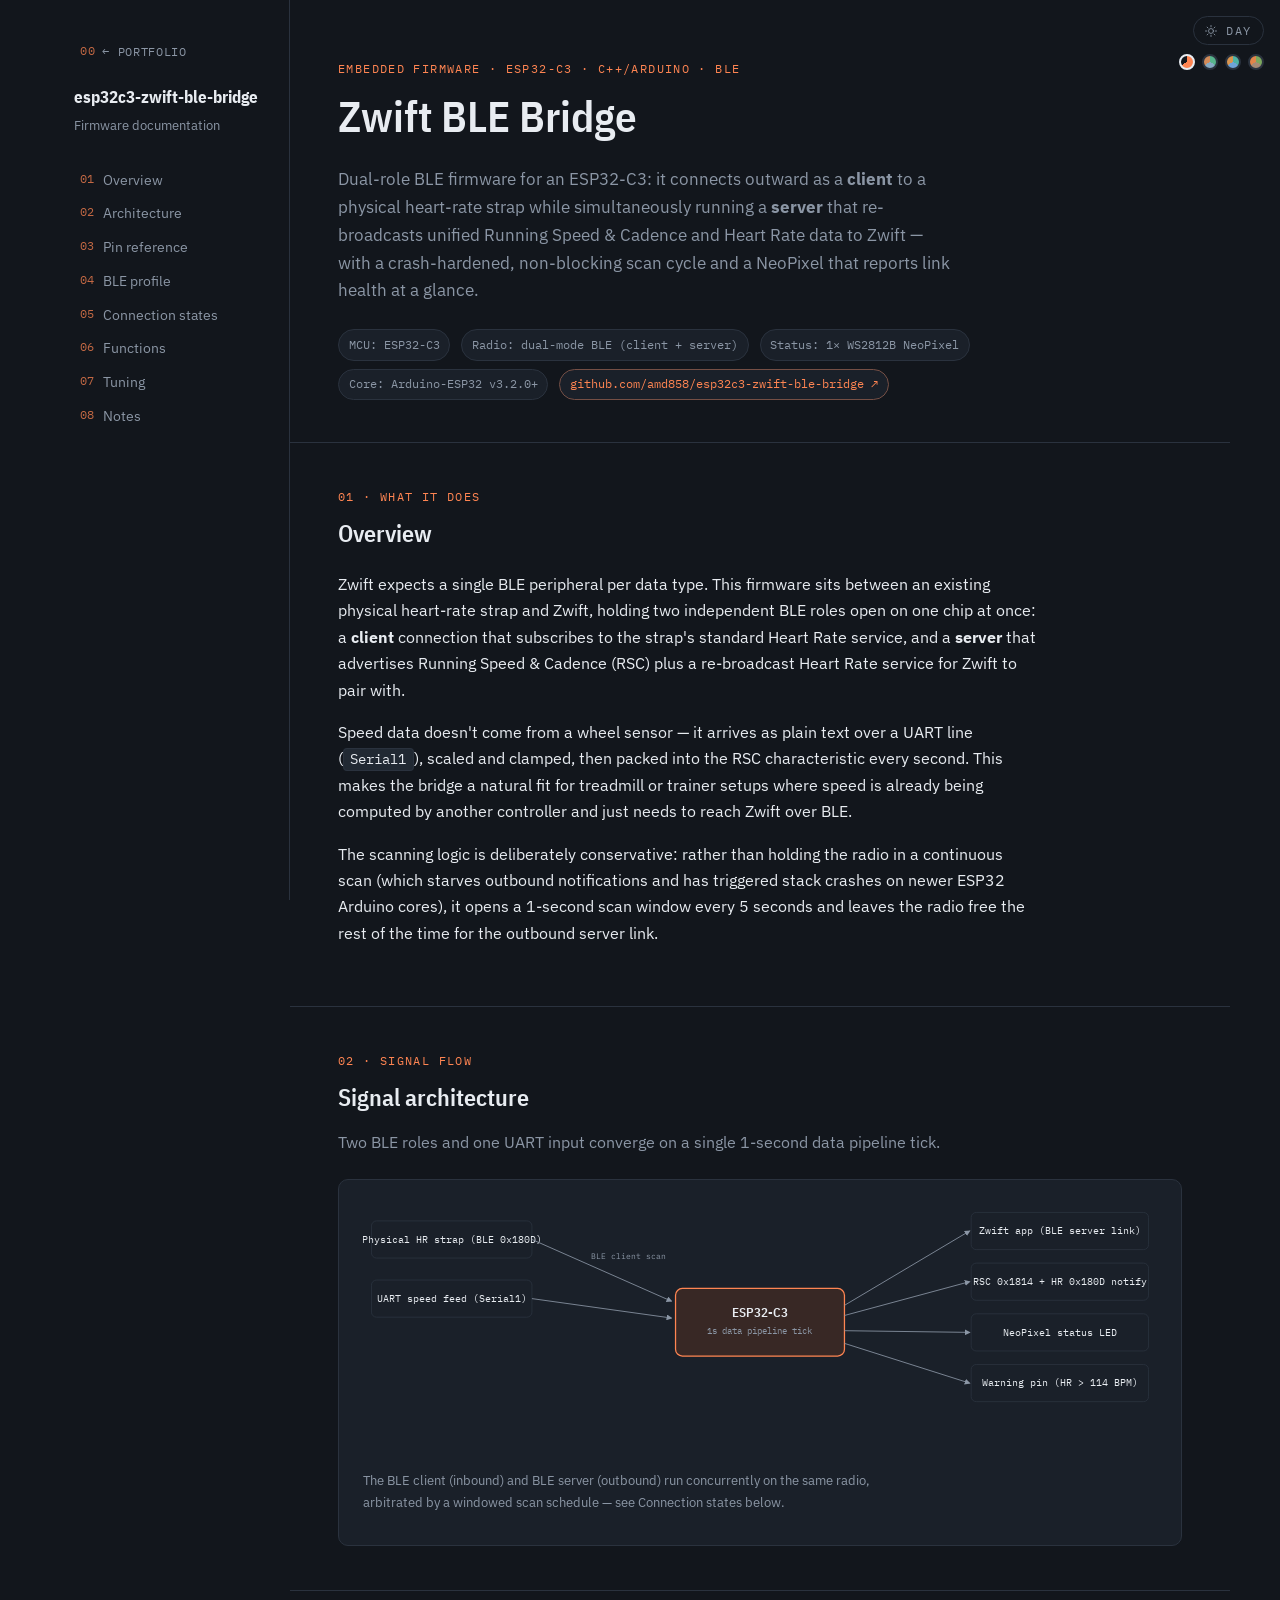
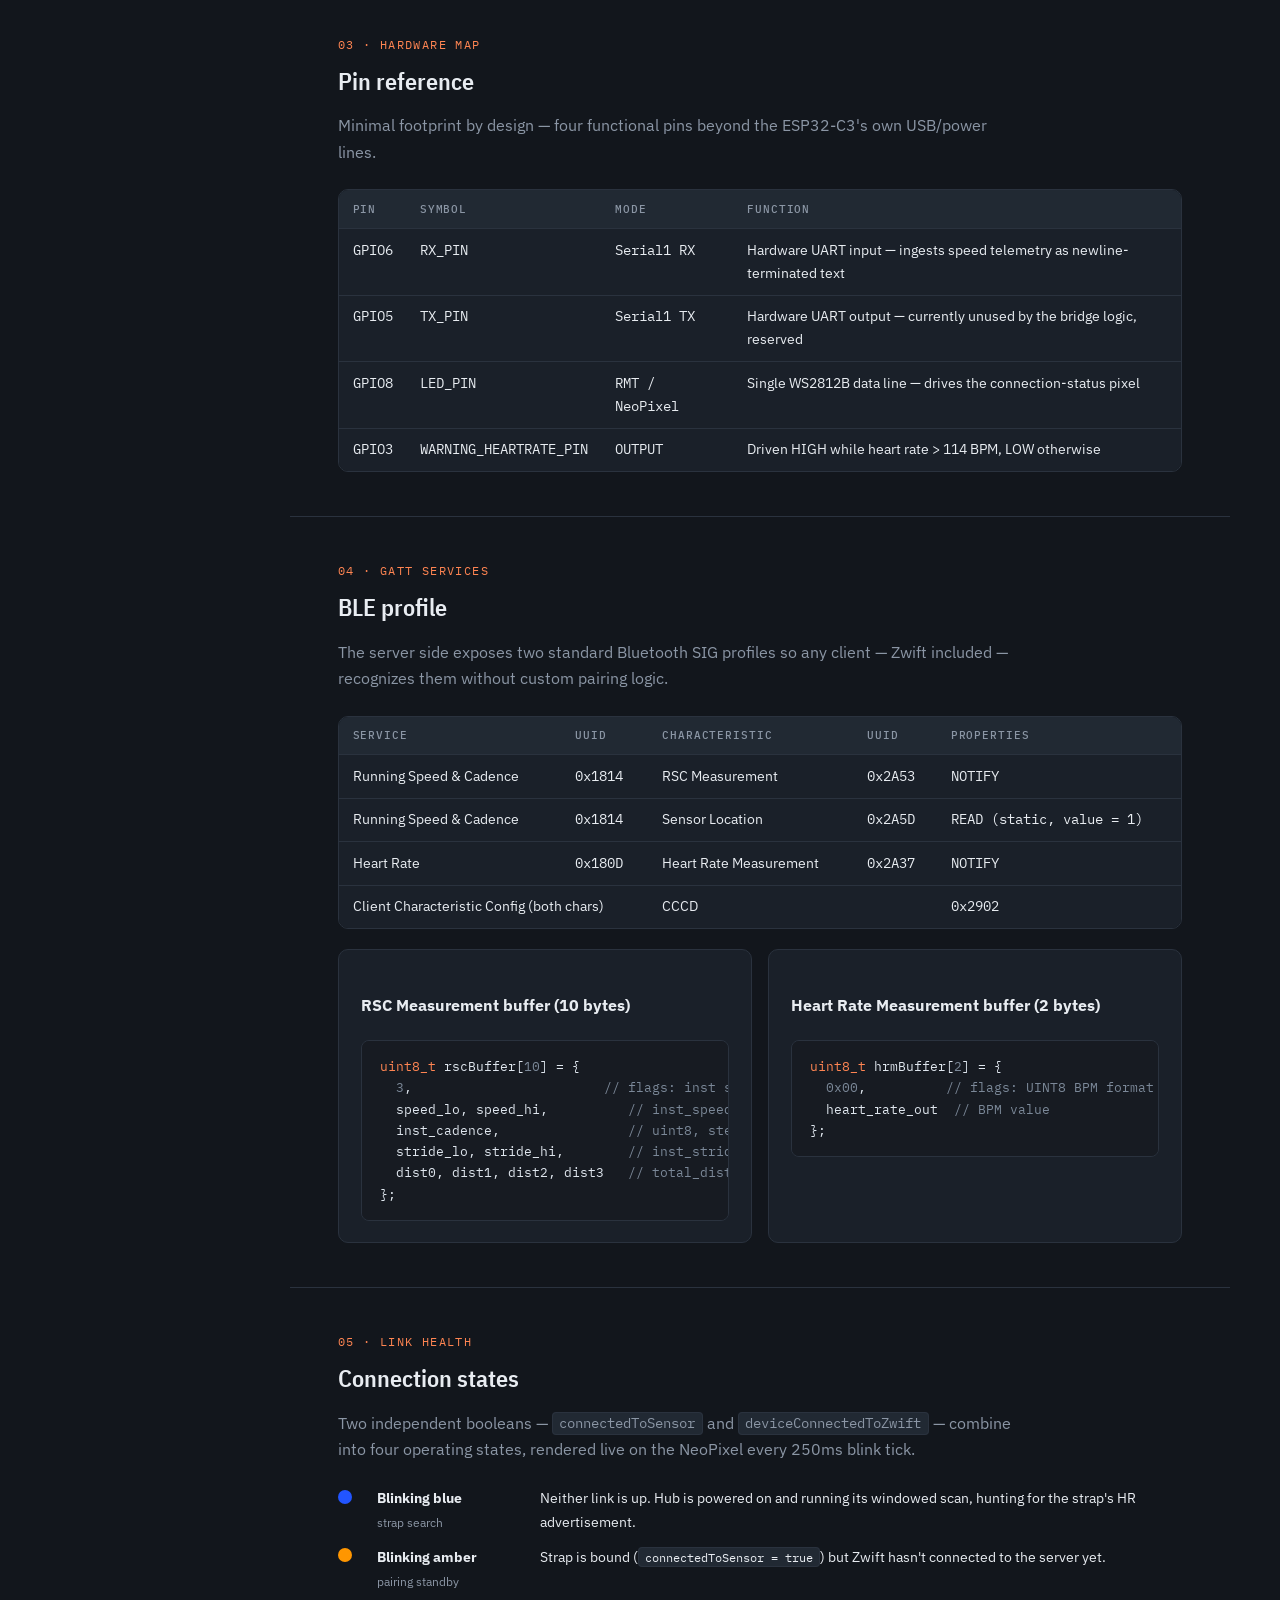
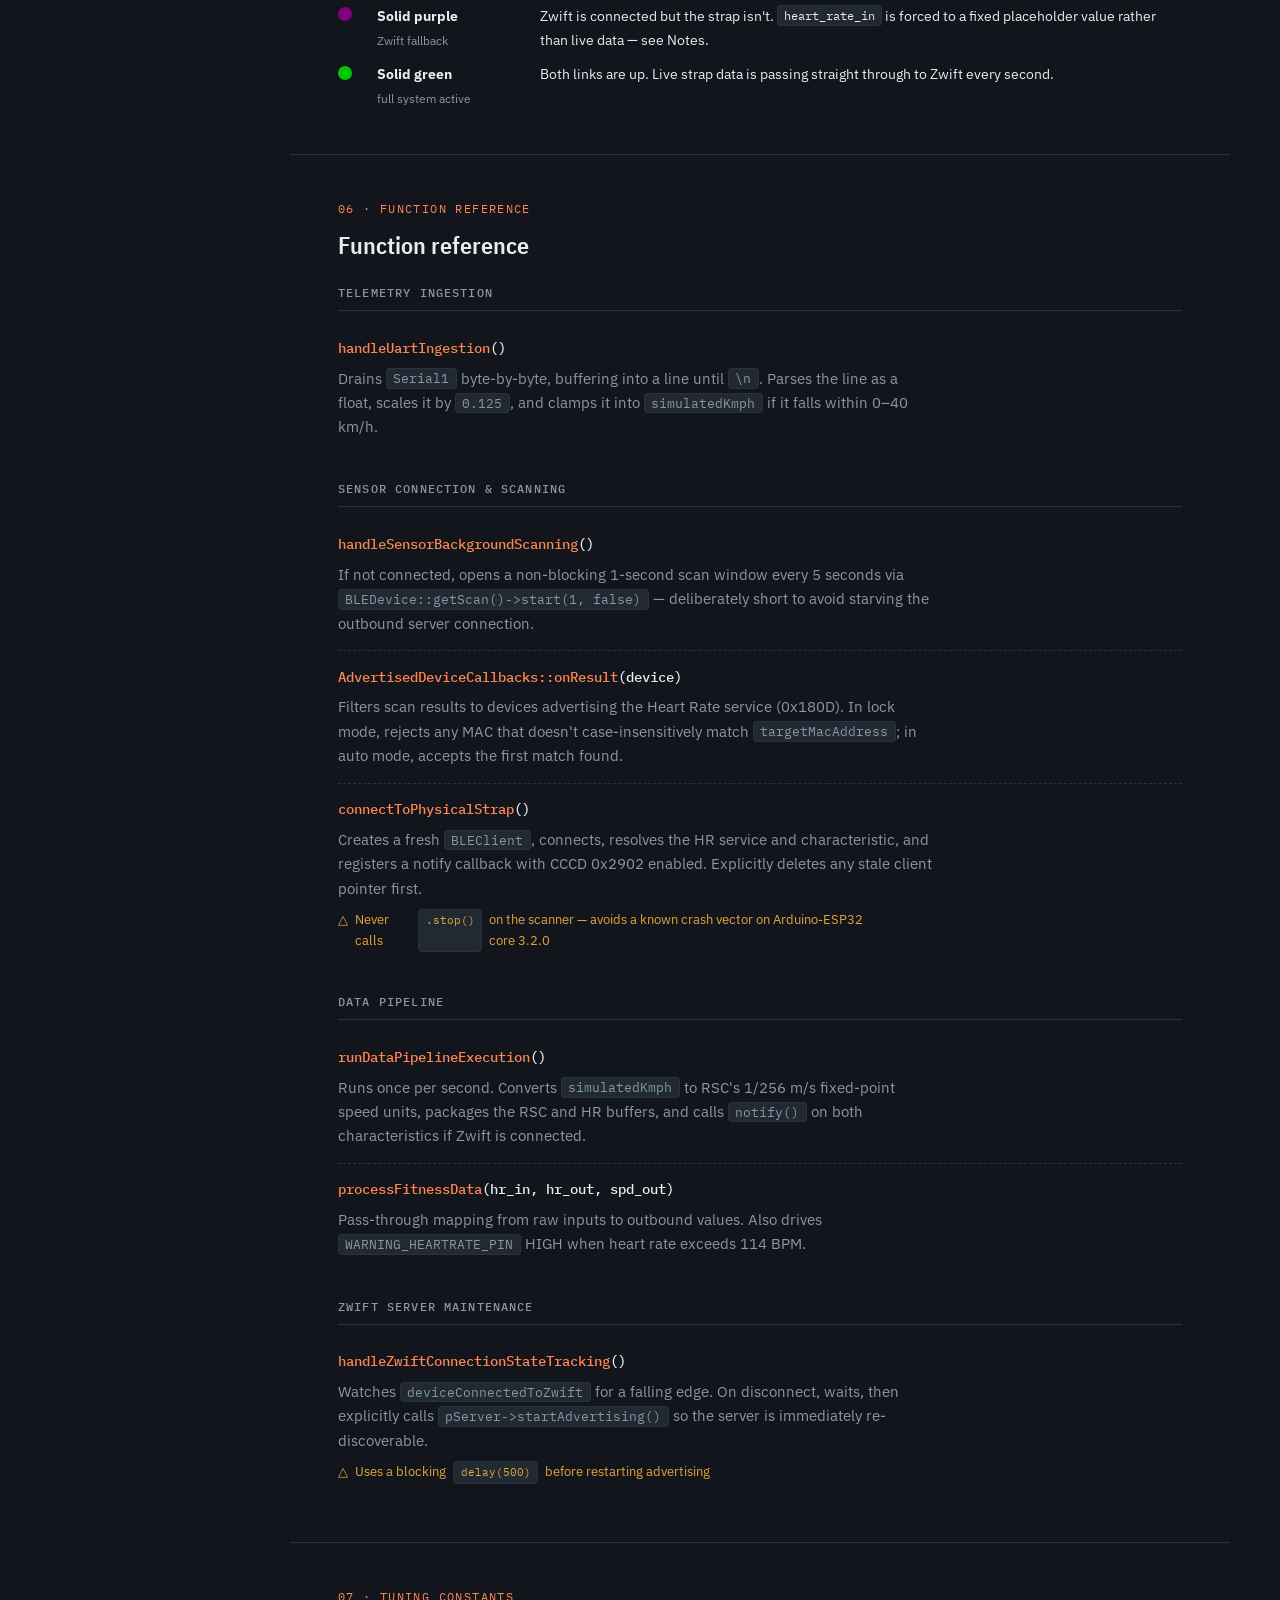
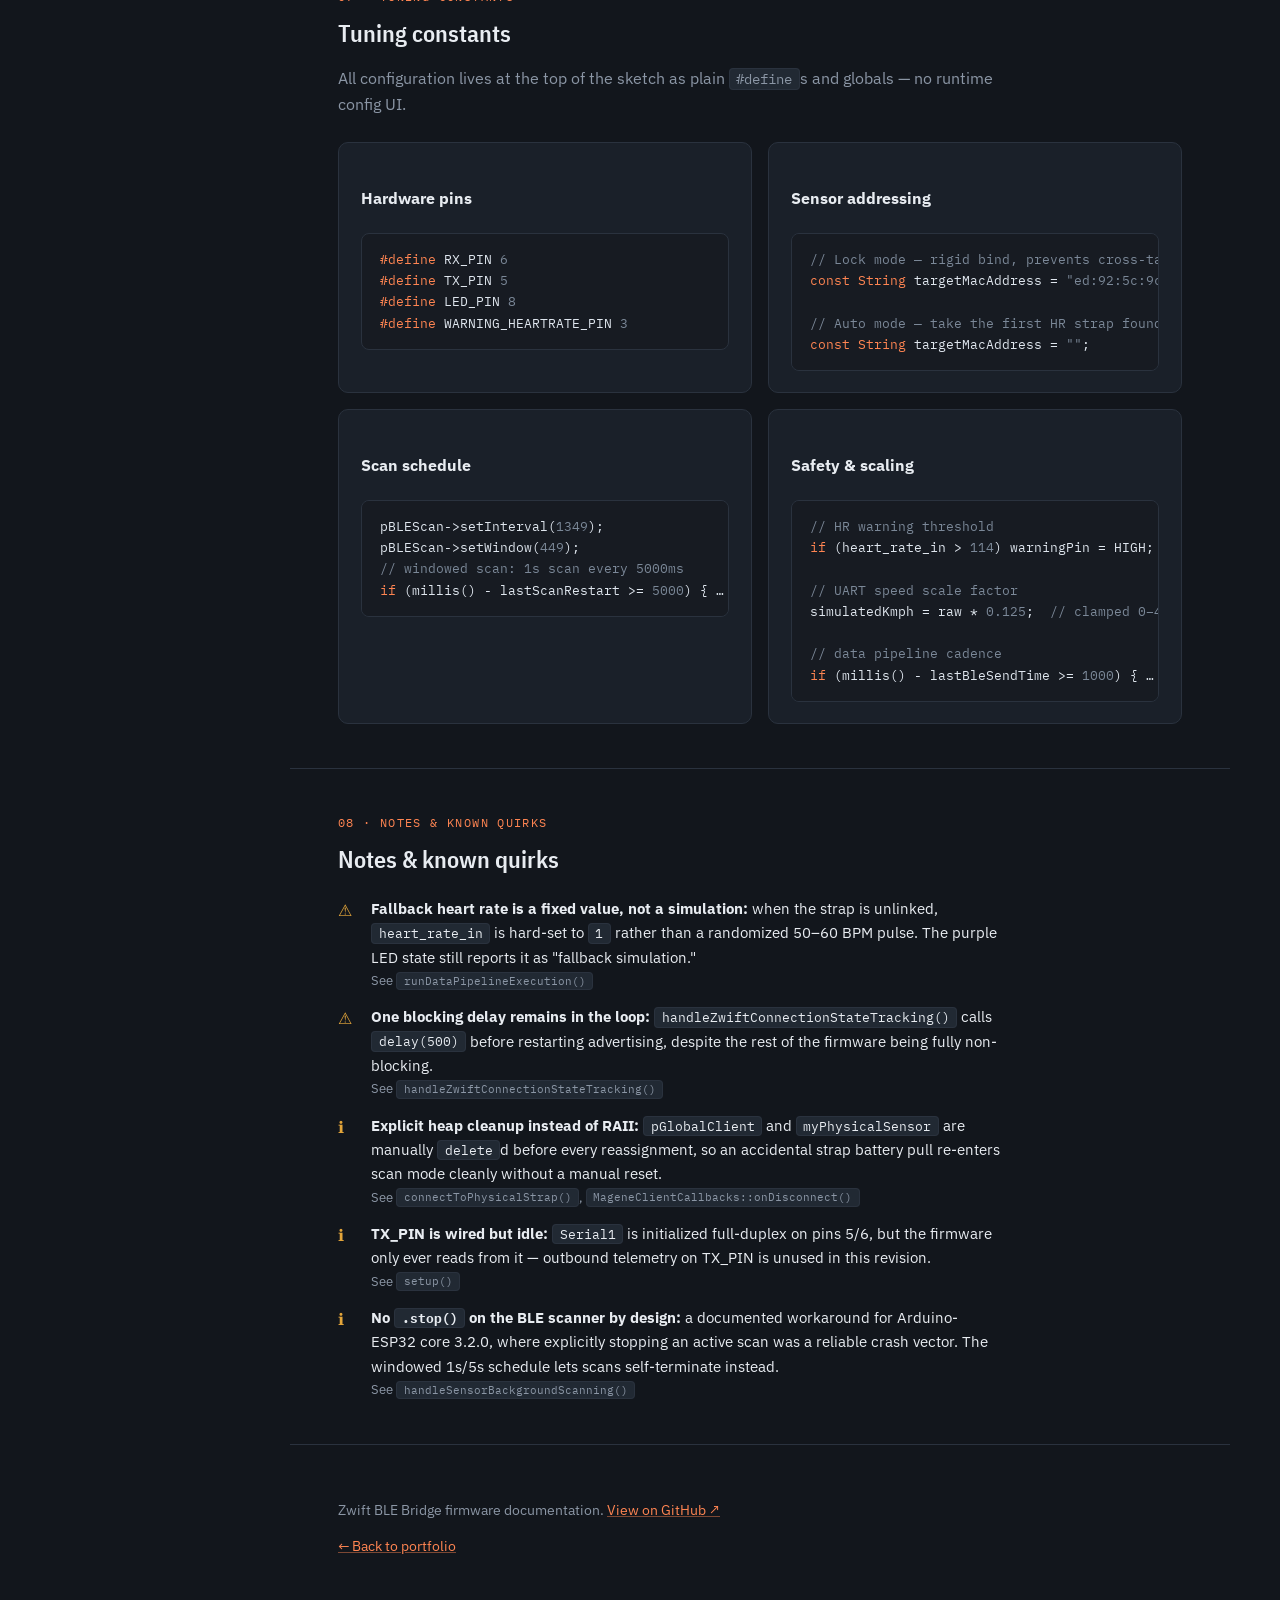
<file: zwift-bridge.html>
<!DOCTYPE html>
<html lang="en" data-theme="dark" data-profile="doc">
<head>
<meta charset="utf-8">
<meta name="viewport" content="width=device-width, initial-scale=1">
<title>Zwift BLE Bridge — ESP32-C3 Dual-Mode Firmware</title>
<meta name="description" content="ESP32-C3 firmware that bridges a physical BLE heart-rate strap into Zwift while re-broadcasting Running Speed & Cadence, with crash-hardened scanning and NeoPixel status feedback.">
<link rel="preconnect" href="https://fonts.googleapis.com">
<link rel="preconnect" href="https://fonts.gstatic.com" crossorigin>
<link href="https://fonts.googleapis.com/css2?family=IBM+Plex+Mono:wght@400;500;600&family=IBM+Plex+Sans+Condensed:wght@500;600;700&family=IBM+Plex+Sans:wght@400;500;600&display=swap" rel="stylesheet">
<style>
:root{
  --font-display:"IBM Plex Sans Condensed","Arial Narrow",sans-serif;
  --font-body:"IBM Plex Sans",-apple-system,"Segoe UI",sans-serif;
  --font-mono:"IBM Plex Mono",ui-monospace,"Cascadia Code",monospace;
  --code-bg:#171b22; --code-text:#dfe6ee; --code-dim:#7b8898; --code-accent:#ff8552; --code-rule:#2a323e;
  --accent:var(--steel);
}
html[data-theme="dark"]{
  color-scheme:dark;
  --paper:#191C18; --ink:#E2E0D4; --dim:#A9AFA0;
  --line:rgba(226,224,212,.16);
  --green:#57B48C; --steel:#86AAC4; --copper:#D28B5A; --brass:#C9A94F; --slate:#9BA394;
  --surface:#20241F; --surface-2:#262B22;
  --ok:#57c795; --warn:#e3a53a;
}
html[data-theme="light"]{
  color-scheme:light;
  --paper:#E9E7DD; --ink:#1B1D14; --dim:#4E5348;
  --line:rgba(27,29,20,.16);
  --green:#0E5A3E; --steel:#2E4A5E; --copper:#8F4A1E; --brass:#6F5417; --slate:#414A42;
  --surface:#F5F3EA; --surface-2:#EFEDE1;
  --ok:#227a52; --warn:#a3690a;
}
html[data-theme="dark"][data-profile="blueprint"]{
  --paper:#12181F; --ink:#DCE6EC; --dim:#8CA0AC; --line:rgba(220,230,236,.16);
  --green:#4FB3A6; --steel:#6FA3D8; --copper:#D9954F; --brass:#C9B15A; --slate:#7C8B96;
  --surface:#171F27; --surface-2:#1C2530;
}
html[data-theme="light"][data-profile="blueprint"]{
  --paper:#E8EEF3; --ink:#131A21; --dim:#47565F; --line:rgba(19,26,33,.16);
  --green:#0F6E62; --steel:#245C91; --copper:#93551C; --brass:#7C6317; --slate:#3E4A52;
  --surface:#F3F7FA; --surface-2:#EBF0F4;
}
html[data-theme="dark"][data-profile="ember"]{
  --paper:#201613; --ink:#F1E2D3; --dim:#B69885; --line:rgba(241,226,211,.16);
  --green:#7CA85E; --steel:#A68B76; --copper:#E2854A; --brass:#D6A83E; --slate:#AE8871;
  --surface:#271C18; --surface-2:#2E221D;
}
html[data-theme="light"][data-profile="ember"]{
  --paper:#F3E6D8; --ink:#211510; --dim:#6B5546; --line:rgba(33,21,16,.16);
  --green:#3D6B2C; --steel:#6B5645; --copper:#9C4A1A; --brass:#8A6112; --slate:#6B5142;
  --surface:#F8EFE3; --surface-2:#F1E5D6;
}
html[data-theme="dark"][data-profile="doc"]{
  --paper:#12161C; --ink:#E8ECF1; --dim:#8B96A5; --line:#2A323E;
  --green:#FF8552; --steel:#FF8552; --copper:#FF8552; --brass:#FF8552; --slate:#FF8552;
  --surface:#1A2029; --surface-2:#212933;
}
html[data-theme="light"][data-profile="doc"]{
  --paper:#EEF1F4; --ink:#1A2029; --dim:#5B6775; --line:#D7DCE2;
  --green:#CC4A15; --steel:#CC4A15; --copper:#CC4A15; --brass:#CC4A15; --slate:#CC4A15;
  --surface:#FFFFFF; --surface-2:#F5F7F9;
}
.profiles{position:fixed;top:54px;right:16px;z-index:5;display:flex;gap:7px}
.profiles button{width:16px;height:16px;border-radius:50%;padding:0;cursor:pointer;
  border:2px solid var(--line);background:conic-gradient(var(--sw-a) 0deg 120deg,var(--sw-b) 120deg 240deg,var(--sw-c) 240deg 360deg);
  transition:border-color .3s,transform .15s}
.profiles button:hover{transform:scale(1.18)}
.profiles button[aria-pressed="true"]{border-color:var(--ink)}
.profiles button:focus-visible{outline:2px solid var(--accent);outline-offset:2px}
@media(max-width:640px){.profiles{top:44px;right:10px;gap:6px}}
*{box-sizing:border-box}body{margin:0;background:var(--paper);color:var(--ink);font-family:var(--font-body);font-size:16px;line-height:1.65;-webkit-font-smoothing:antialiased}
@media(prefers-reduced-motion:reduce){*{animation:none!important;transition:none!important}}
a{color:var(--accent);text-decoration-color:color-mix(in srgb,var(--accent) 45%,transparent)}
a:focus-visible,button:focus-visible,summary:focus-visible{outline:2px solid var(--accent);outline-offset:2px}
h1,h2,h3{font-family:var(--font-display);font-weight:600;text-wrap:balance;margin:0;color:var(--ink)}
.eyebrow{font-family:var(--font-mono);font-size:.72rem;letter-spacing:.12em;text-transform:uppercase;color:var(--accent)}
code,.mono{font-family:var(--font-mono)}
.shell{display:grid;grid-template-columns:240px minmax(0,1fr);gap:0;max-width:1180px;margin:0 auto}
@media(max-width:900px){.shell{grid-template-columns:1fr}}
nav.toc{position:sticky;top:0;align-self:start;height:100vh;overflow-y:auto;padding:2.25rem 1.25rem 2rem 1.5rem;border-right:1px solid var(--line)}
@media(max-width:900px){nav.toc{position:static;height:auto;border-right:none;border-bottom:1px solid var(--line);padding:1.25rem 1.5rem}}
nav.toc .back{display:inline-flex;align-items:center;gap:.4rem;font-family:var(--font-mono);font-size:.72rem;letter-spacing:.06em;text-transform:uppercase;color:var(--dim);text-decoration:none;margin-bottom:1.1rem}
nav.toc .back:hover{color:var(--accent)}
nav.toc .brand{display:block;font-family:var(--font-display);font-weight:700;font-size:1.05rem;margin-bottom:.2rem}
nav.toc .brand-sub{display:block;font-size:.8rem;color:var(--dim);margin-bottom:1.75rem}
nav.toc ol{list-style:none;margin:0;padding:0;display:flex;flex-direction:column;gap:.05rem;counter-reset:sec}
@media(max-width:900px){nav.toc ol{flex-direction:row;flex-wrap:wrap;gap:.4rem 1rem}}
nav.toc li{counter-increment:sec}nav.toc a{display:flex;gap:.55rem;padding:.32rem .4rem;border-radius:4px;font-size:.86rem;color:var(--dim);text-decoration:none}
nav.toc a::before{content:counter(sec,decimal-leading-zero);font-family:var(--font-mono);font-size:.75rem;color:var(--accent);opacity:.75}
nav.toc a:hover{color:var(--ink);background:var(--surface-2)}
main{padding:0 0 6rem;min-width:0}
.hero{padding:3.4rem 3rem 2.6rem;border-bottom:1px solid var(--line)}
@media(max-width:640px){.hero{padding:2.2rem 1.25rem 2rem}}.hero h1{font-size:clamp(1.9rem,3.4vw,2.7rem)}.hero .dek{max-width:62ch;color:var(--dim);font-size:1.05rem;margin-top:.9rem}
.meta-row{display:flex;flex-wrap:wrap;gap:.5rem .7rem;margin-top:1.5rem}.chip{font-family:var(--font-mono);font-size:.76rem;padding:.3rem .6rem;border:1px solid var(--line);border-radius:999px;color:var(--dim);background:var(--surface)}
.chip.link{color:var(--accent);border-color:color-mix(in srgb,var(--accent) 35%,var(--line));text-decoration:none}
section{padding:2.75rem 3rem;border-bottom:1px solid var(--line)}
@media(max-width:640px){section{padding:2.1rem 1.25rem}}
section>.eyebrow{display:block;margin-bottom:.5rem}section>h2{font-size:1.5rem;margin-bottom:1.1rem}
section>.lead{color:var(--dim);max-width:68ch;margin:-.4rem 0 1.5rem}section p{max-width:70ch}section p+p{margin-top:.9rem}
.card{background:var(--surface);border:1px solid var(--line);border-radius:10px;padding:1.3rem 1.4rem}.stack{display:flex;flex-direction:column;gap:1rem}.grid-2{display:grid;grid-template-columns:repeat(2,minmax(0,1fr));gap:1rem}
@media(max-width:720px){.grid-2{grid-template-columns:1fr}}
.table-wrap{overflow-x:auto;border:1px solid var(--line);border-radius:10px}table{border-collapse:collapse;width:100%;min-width:480px;background:var(--surface)}
th,td{text-align:left;padding:.6rem .85rem;border-bottom:1px solid var(--line);font-size:.88rem;vertical-align:top}
thead th{font-family:var(--font-mono);font-size:.7rem;letter-spacing:.08em;text-transform:uppercase;color:var(--dim);background:var(--surface-2);font-weight:500}
tbody tr:last-child td{border-bottom:none}td.mono,th.mono{font-family:var(--font-mono)}td.num{font-variant-numeric:tabular-nums;font-family:var(--font-mono)}tbody tr:hover{background:var(--surface-2)}
pre{margin:0;background:var(--code-bg);color:var(--code-text);border-radius:8px;padding:.95rem 1.1rem;overflow-x:auto;font-family:var(--font-mono);font-size:.83rem;line-height:1.6;border:1px solid var(--code-rule)}
pre .c{color:var(--code-dim)}pre .k{color:var(--code-accent)}code.pin{background:var(--surface-2);border:1px solid var(--line);border-radius:4px;padding:.08rem .4rem;font-size:.85em}
.fn-group{margin-bottom:1.6rem}.fn-group:last-child{margin-bottom:0}.fn-group h3{font-size:.72rem;letter-spacing:.1em;text-transform:uppercase;color:var(--dim);font-family:var(--font-mono);font-weight:500;margin-bottom:.7rem;padding-bottom:.5rem;border-bottom:1px solid var(--line)}
.fn{padding:.9rem 0;border-bottom:1px dashed var(--line)}.fn:last-child{border-bottom:none}.fn .sig{font-family:var(--font-mono);font-size:.86rem;font-weight:500;color:var(--ink)}.fn .sig .name{color:var(--accent)}.fn p{margin:.45rem 0 0;font-size:.92rem;color:var(--dim);max-width:66ch}.fn .note{margin-top:.5rem;font-size:.82rem;color:var(--warn);display:flex;gap:.45rem;max-width:66ch}.fn .note::before{content:"\25B3";flex:none}
.diagram-card{padding:1.5rem 1.5rem 1.2rem}.diagram-card svg{width:100%;height:auto;display:block}.diagram-caption{font-size:.8rem;color:var(--dim);margin-top:.8rem}
.led-list{display:flex;flex-direction:column;gap:.7rem}.led-row{display:grid;grid-template-columns:26px 150px 1fr;gap:.8rem;align-items:start;font-size:.9rem}
.led-dot{width:14px;height:14px;border-radius:50%;margin-top:.2rem;flex:none}
.quirks{display:flex;flex-direction:column;gap:.9rem}.quirk{display:grid;grid-template-columns:22px 1fr;gap:.7rem}.quirk .mark{color:var(--warn);font-family:var(--font-mono)}.quirk p{margin:0;font-size:.92rem}.quirk .where{color:var(--dim);font-size:.8rem}
footer{padding:2.5rem 3rem 3.5rem;color:var(--dim);font-size:.85rem}@media(max-width:640px){footer{padding:2rem 1.25rem 3rem}}
.theme{position:fixed;top:16px;right:16px;z-index:5;display:flex;align-items:center;gap:8px;background:none;border:1px solid var(--line);border-radius:100px;padding:6px 12px 6px 10px;cursor:pointer;color:var(--dim);font-family:var(--font-mono);font-size:.75rem;letter-spacing:.1em;text-transform:uppercase;transition:all .2s}
.theme:hover{color:var(--ink);border-color:var(--accent)}.theme svg{width:14px;height:14px;fill:none;stroke:currentColor;stroke-width:1.5;stroke-linecap:round;flex:none}.theme .moon{display:none}
html[data-theme="light"] .theme .sun{display:none}html[data-theme="light"] .theme .moon{display:block}
@media(max-width:640px){.theme{top:10px;right:10px;padding:6px 10px}.theme .label{display:none}}
body{transition:background-color .4s ease}h1,h2,h3,h4,p,a,code,pre,table,table th,table td{transition:color .4s ease,border-color .4s ease,background-color .4s ease}
</style>
</head>
<body>

<button class="theme" id="themeBtn" type="button" aria-pressed="false" aria-label="Toggle theme">
  <svg class="sun" viewBox="0 0 24 24" aria-hidden="true"><circle cx="12" cy="12" r="4.2"/><path d="M12 2.6v2.2M12 19.2v2.2M2.6 12h2.2M19.2 12h2.2M5.3 5.3l1.6 1.6M17.1 17.1l1.6 1.6M18.7 5.3l-1.6 1.6M6.9 17.1l-1.6 1.6"/></svg>
  <svg class="moon" viewBox="0 0 24 24" aria-hidden="true"><path d="M20.5 14.6A8.6 8.6 0 0 1 9.4 3.5a8.6 8.6 0 1 0 11.1 11.1z"/></svg>
  <span class="label">Dark</span>
</button>
<div class="profiles" id="profilePicker" role="group" aria-label="Color profile">
  <button type="button" data-profile="doc" aria-pressed="true" aria-label="Doc color profile" title="Doc"
    style="--sw-a:#FF8552;--sw-b:#FF8552;--sw-c:#12161C"></button>
  <button type="button" data-profile="field" aria-pressed="false" aria-label="Field color profile" title="Field"
    style="--sw-a:#57B48C;--sw-b:#86AAC4;--sw-c:#D28B5A"></button>
  <button type="button" data-profile="blueprint" aria-pressed="false" aria-label="Blueprint color profile" title="Blueprint"
    style="--sw-a:#4FB3A6;--sw-b:#6FA3D8;--sw-c:#D9954F"></button>
  <button type="button" data-profile="ember" aria-pressed="false" aria-label="Ember color profile" title="Ember"
    style="--sw-a:#7CA85E;--sw-b:#A68B76;--sw-c:#E2854A"></button>
</div>

<div class="shell">
<nav class="toc" aria-label="Table of contents">
  <a class="back" href="index.html">&larr; Portfolio</a>
  <span class="brand">esp32c3-zwift-ble-bridge</span>
  <span class="brand-sub">Firmware documentation</span>
  <ol>
    <li><a href="#overview">Overview</a></li>
    <li><a href="#architecture">Architecture</a></li>
    <li><a href="#pinout">Pin reference</a></li>
    <li><a href="#ble">BLE profile</a></li>
    <li><a href="#states">Connection states</a></li>
    <li><a href="#functions">Functions</a></li>
    <li><a href="#constants">Tuning</a></li>
    <li><a href="#notes">Notes</a></li>
  </ol>
</nav>

<main>
<header class="hero">
  <span class="eyebrow">Embedded firmware · ESP32-C3 · C++/Arduino · BLE</span>
  <h1>Zwift BLE Bridge</h1>
  <p class="dek">Dual-role BLE firmware for an ESP32-C3: it connects outward as a <strong>client</strong> to a physical heart-rate strap while simultaneously running a <strong>server</strong> that re-broadcasts unified Running Speed &amp; Cadence and Heart Rate data to Zwift — with a crash-hardened, non-blocking scan cycle and a NeoPixel that reports link health at a glance.</p>
  <div class="meta-row">
    <span class="chip">MCU: ESP32-C3</span>
    <span class="chip">Radio: dual-mode BLE (client + server)</span>
    <span class="chip">Status: 1× WS2812B NeoPixel</span>
    <span class="chip">Core: Arduino-ESP32 v3.2.0+</span>
    <a class="chip link" href="https://github.com/amd858/esp32c3-zwift-ble-bridge" target="_blank" rel="noopener">github.com/amd858/esp32c3-zwift-ble-bridge ↗</a>
  </div>
</header>

<section id="overview">
  <span class="eyebrow">01 · What it does</span>
  <h2>Overview</h2>
  <p>Zwift expects a single BLE peripheral per data type. This firmware sits between an existing physical heart-rate strap and Zwift, holding two independent BLE roles open on one chip at once: a <strong>client</strong> connection that subscribes to the strap's standard Heart Rate service, and a <strong>server</strong> that advertises Running Speed &amp; Cadence (RSC) plus a re-broadcast Heart Rate service for Zwift to pair with.</p>
  <p>Speed data doesn't come from a wheel sensor — it arrives as plain text over a UART line (<code class="pin">Serial1</code>), scaled and clamped, then packed into the RSC characteristic every second. This makes the bridge a natural fit for treadmill or trainer setups where speed is already being computed by another controller and just needs to reach Zwift over BLE.</p>
  <p>The scanning logic is deliberately conservative: rather than holding the radio in a continuous scan (which starves outbound notifications and has triggered stack crashes on newer ESP32 Arduino cores), it opens a 1-second scan window every 5 seconds and leaves the radio free the rest of the time for the outbound server link.</p>
</section>

<section id="architecture">
  <span class="eyebrow">02 · Signal flow</span>
  <h2>Signal architecture</h2>
  <p class="lead">Two BLE roles and one UART input converge on a single 1-second data pipeline tick.</p>
  <div class="card diagram-card">
    <svg viewBox="0 0 940 300" role="img" aria-labelledby="arch-title arch-desc">
      <title id="arch-title">Signal flow diagram</title>
      <desc id="arch-desc">A physical heart rate strap connects to the ESP32-C3 as a BLE client. A UART line feeds simulated speed. The ESP32-C3 runs a BLE server that notifies Zwift with RSC and HR data, and drives a NeoPixel status LED plus a warning pin.</desc>
      <defs><marker id="arrow" viewBox="0 0 10 10" refX="8" refY="5" markerWidth="7" markerHeight="7" orient="auto-start-reverse"><path d="M0,0 L10,5 L0,10 z" fill="var(--dim)"/></marker></defs>
      <g font-family="IBM Plex Mono, monospace" font-size="12">
        <rect x="10" y="20" width="190" height="44" rx="6" fill="none" stroke="var(--line)"/><text x="105" y="46" fill="var(--ink)" text-anchor="middle">Physical HR strap (BLE 0x180D)</text>
        <rect x="10" y="90" width="190" height="44" rx="6" fill="none" stroke="var(--line)"/><text x="105" y="116" fill="var(--ink)" text-anchor="middle">UART speed feed (Serial1)</text>
      </g>
      <line x1="200" y1="42" x2="365" y2="115" stroke="var(--dim)" marker-end="url(#arrow)"/><text x="270" y="65" font-size="10" fill="var(--dim)" font-family="IBM Plex Mono, monospace">BLE client scan</text>
      <line x1="200" y1="112" x2="365" y2="135" stroke="var(--dim)" marker-end="url(#arrow)"/>
      <rect x="370" y="100" width="200" height="80" rx="8" fill="color-mix(in srgb,var(--accent) 16%,var(--paper))" stroke="var(--accent)" stroke-width="1.5"/>
      <text x="470" y="134" fill="var(--ink)" text-anchor="middle" font-family="IBM Plex Sans Condensed" font-size="15" font-weight="600">ESP32-C3</text>
      <text x="470" y="154" fill="var(--dim)" text-anchor="middle" font-family="IBM Plex Mono, monospace" font-size="11">1s data pipeline tick</text>
      <g font-family="IBM Plex Mono, monospace" font-size="12">
        <rect x="720" y="10" width="210" height="44" rx="6" fill="none" stroke="var(--line)"/><text x="825" y="36" fill="var(--ink)" text-anchor="middle">Zwift app (BLE server link)</text>
        <rect x="720" y="70" width="210" height="44" rx="6" fill="none" stroke="var(--line)"/><text x="825" y="96" fill="var(--ink)" text-anchor="middle">RSC 0x1814 + HR 0x180D notify</text>
        <rect x="720" y="130" width="210" height="44" rx="6" fill="none" stroke="var(--line)"/><text x="825" y="156" fill="var(--ink)" text-anchor="middle">NeoPixel status LED</text>
        <rect x="720" y="190" width="210" height="44" rx="6" fill="none" stroke="var(--line)"/><text x="825" y="216" fill="var(--ink)" text-anchor="middle">Warning pin (HR &gt; 114 BPM)</text>
      </g>
      <line x1="570" y1="120" x2="718" y2="32" stroke="var(--dim)" marker-end="url(#arrow)"/>
      <line x1="570" y1="132" x2="718" y2="92" stroke="var(--dim)" marker-end="url(#arrow)"/>
      <line x1="570" y1="150" x2="718" y2="152" stroke="var(--dim)" marker-end="url(#arrow)"/>
      <line x1="570" y1="165" x2="718" y2="212" stroke="var(--dim)" marker-end="url(#arrow)"/>
    </svg>
    <p class="diagram-caption">The BLE client (inbound) and BLE server (outbound) run concurrently on the same radio, arbitrated by a windowed scan schedule — see Connection states below.</p>
  </div>
</section>

<section id="pinout">
  <span class="eyebrow">03 · Hardware map</span>
  <h2>Pin reference</h2>
  <p class="lead">Minimal footprint by design — four functional pins beyond the ESP32-C3's own USB/power lines.</p>
  <div class="table-wrap">
    <table>
      <thead><tr><th>Pin</th><th>Symbol</th><th>Mode</th><th>Function</th></tr></thead>
      <tbody>
        <tr><td class="mono">GPIO6</td><td class="mono">RX_PIN</td><td class="mono">Serial1 RX</td><td>Hardware UART input — ingests speed telemetry as newline-terminated text</td></tr>
        <tr><td class="mono">GPIO5</td><td class="mono">TX_PIN</td><td class="mono">Serial1 TX</td><td>Hardware UART output — currently unused by the bridge logic, reserved</td></tr>
        <tr><td class="mono">GPIO8</td><td class="mono">LED_PIN</td><td class="mono">RMT / NeoPixel</td><td>Single WS2812B data line — drives the connection-status pixel</td></tr>
        <tr><td class="mono">GPIO3</td><td class="mono">WARNING_HEARTRATE_PIN</td><td class="mono">OUTPUT</td><td>Driven HIGH while heart rate &gt; 114 BPM, LOW otherwise</td></tr>
      </tbody>
    </table>
  </div>
</section>

<section id="ble">
  <span class="eyebrow">04 · GATT services</span>
  <h2>BLE profile</h2>
  <p class="lead">The server side exposes two standard Bluetooth SIG profiles so any client — Zwift included — recognizes them without custom pairing logic.</p>
  <div class="table-wrap">
    <table>
      <thead><tr><th>Service</th><th>UUID</th><th>Characteristic</th><th>UUID</th><th>Properties</th></tr></thead>
      <tbody>
        <tr><td>Running Speed &amp; Cadence</td><td class="mono">0x1814</td><td>RSC Measurement</td><td class="mono">0x2A53</td><td class="mono">NOTIFY</td></tr>
        <tr><td>Running Speed &amp; Cadence</td><td class="mono">0x1814</td><td>Sensor Location</td><td class="mono">0x2A5D</td><td class="mono">READ (static, value = 1)</td></tr>
        <tr><td>Heart Rate</td><td class="mono">0x180D</td><td>Heart Rate Measurement</td><td class="mono">0x2A37</td><td class="mono">NOTIFY</td></tr>
        <tr><td colspan="2">Client Characteristic Config (both chars)</td><td colspan="2">CCCD</td><td class="mono">0x2902</td></tr>
      </tbody>
    </table>
  </div>
  <div class="grid-2" style="margin-top:1.25rem">
    <div class="card">
      <h4>RSC Measurement buffer (10 bytes)</h4>
      <pre><span class="k">uint8_t</span> rscBuffer[<span class="c">10</span>] = {
  <span class="c">3</span>,                        <span class="c">// flags: inst speed + stride present</span>
  speed_lo, speed_hi,          <span class="c">// inst_speed, uint16 LE, 1/256 m/s units</span>
  inst_cadence,                <span class="c">// uint8, steps/min</span>
  stride_lo, stride_hi,        <span class="c">// inst_stride_length, uint16 LE, cm</span>
  dist0, dist1, dist2, dist3   <span class="c">// total_distance, uint32 LE</span>
};</pre>
    </div>
    <div class="card">
      <h4>Heart Rate Measurement buffer (2 bytes)</h4>
      <pre><span class="k">uint8_t</span> hrmBuffer[<span class="c">2</span>] = {
  <span class="c">0x00</span>,          <span class="c">// flags: UINT8 BPM format</span>
  heart_rate_out  <span class="c">// BPM value</span>
};</pre>
    </div>
  </div>
</section>

<section id="states">
  <span class="eyebrow">05 · Link health</span>
  <h2>Connection states</h2>
  <p class="lead">Two independent booleans — <code class="pin">connectedToSensor</code> and <code class="pin">deviceConnectedToZwift</code> — combine into four operating states, rendered live on the NeoPixel every 250ms blink tick.</p>
  <div class="led-list">
    <div class="led-row"><div class="led-dot" style="background:#2255ff"></div><div><strong>Blinking blue</strong><br><span style="color:var(--dim);font-size:.85em">strap search</span></div><div>Neither link is up. Hub is powered on and running its windowed scan, hunting for the strap's HR advertisement.</div></div>
    <div class="led-row"><div class="led-dot" style="background:#ff9600"></div><div><strong>Blinking amber</strong><br><span style="color:var(--dim);font-size:.85em">pairing standby</span></div><div>Strap is bound (<code class="pin">connectedToSensor = true</code>) but Zwift hasn't connected to the server yet.</div></div>
    <div class="led-row"><div class="led-dot" style="background:#800080"></div><div><strong>Solid purple</strong><br><span style="color:var(--dim);font-size:.85em">Zwift fallback</span></div><div>Zwift is connected but the strap isn't. <code class="pin">heart_rate_in</code> is forced to a fixed placeholder value rather than live data — see Notes.</div></div>
    <div class="led-row"><div class="led-dot" style="background:#00c800"></div><div><strong>Solid green</strong><br><span style="color:var(--dim);font-size:.85em">full system active</span></div><div>Both links are up. Live strap data is passing straight through to Zwift every second.</div></div>
  </div>
</section>

<section id="functions">
  <span class="eyebrow">06 · Function reference</span>
  <h2>Function reference</h2>

  <div class="fn-group">
    <h3>Telemetry ingestion</h3>
    <div class="fn">
      <div class="sig"><span class="name">handleUartIngestion</span>()</div>
      <p>Drains <code class="pin">Serial1</code> byte-by-byte, buffering into a line until <code class="pin">\n</code>. Parses the line as a float, scales it by <code class="pin">0.125</code>, and clamps it into <code class="pin">simulatedKmph</code> if it falls within 0–40 km/h.</p>
    </div>
  </div>

  <div class="fn-group">
    <h3>Sensor connection &amp; scanning</h3>
    <div class="fn">
      <div class="sig"><span class="name">handleSensorBackgroundScanning</span>()</div>
      <p>If not connected, opens a non-blocking 1-second scan window every 5 seconds via <code class="pin">BLEDevice::getScan()-&gt;start(1, false)</code> — deliberately short to avoid starving the outbound server connection.</p>
    </div>
    <div class="fn">
      <div class="sig"><span class="name">AdvertisedDeviceCallbacks::onResult</span>(device)</div>
      <p>Filters scan results to devices advertising the Heart Rate service (0x180D). In lock mode, rejects any MAC that doesn't case-insensitively match <code class="pin">targetMacAddress</code>; in auto mode, accepts the first match found.</p>
    </div>
    <div class="fn">
      <div class="sig"><span class="name">connectToPhysicalStrap</span>()</div>
      <p>Creates a fresh <code class="pin">BLEClient</code>, connects, resolves the HR service and characteristic, and registers a notify callback with CCCD 0x2902 enabled. Explicitly deletes any stale client pointer first.</p>
      <div class="note">Never calls <code class="pin">.stop()</code> on the scanner — avoids a known crash vector on Arduino-ESP32 core 3.2.0</div>
    </div>
  </div>

  <div class="fn-group">
    <h3>Data pipeline</h3>
    <div class="fn">
      <div class="sig"><span class="name">runDataPipelineExecution</span>()</div>
      <p>Runs once per second. Converts <code class="pin">simulatedKmph</code> to RSC's 1/256 m/s fixed-point speed units, packages the RSC and HR buffers, and calls <code class="pin">notify()</code> on both characteristics if Zwift is connected.</p>
    </div>
    <div class="fn">
      <div class="sig"><span class="name">processFitnessData</span>(hr_in, hr_out, spd_out)</div>
      <p>Pass-through mapping from raw inputs to outbound values. Also drives <code class="pin">WARNING_HEARTRATE_PIN</code> HIGH when heart rate exceeds 114 BPM.</p>
    </div>
  </div>

  <div class="fn-group">
    <h3>Zwift server maintenance</h3>
    <div class="fn">
      <div class="sig"><span class="name">handleZwiftConnectionStateTracking</span>()</div>
      <p>Watches <code class="pin">deviceConnectedToZwift</code> for a falling edge. On disconnect, waits, then explicitly calls <code class="pin">pServer-&gt;startAdvertising()</code> so the server is immediately re-discoverable.</p>
      <div class="note">Uses a blocking <code class="pin">delay(500)</code> before restarting advertising</div>
    </div>
  </div>
</section>

<section id="constants">
  <span class="eyebrow">07 · Tuning constants</span>
  <h2>Tuning constants</h2>
  <p class="lead">All configuration lives at the top of the sketch as plain <code class="pin">#define</code>s and globals — no runtime config UI.</p>

  <div class="grid-2">
    <div class="card">
      <h4>Hardware pins</h4>
      <pre><span class="k">#define</span> RX_PIN <span class="c">6</span>
<span class="k">#define</span> TX_PIN <span class="c">5</span>
<span class="k">#define</span> LED_PIN <span class="c">8</span>
<span class="k">#define</span> WARNING_HEARTRATE_PIN <span class="c">3</span></pre>
    </div>
    <div class="card">
      <h4>Sensor addressing</h4>
      <pre><span class="c">// Lock mode — rigid bind, prevents cross-talk</span>
<span class="k">const String</span> targetMacAddress = <span class="c">"ed:92:5c:9c:06:a2"</span>;

<span class="c">// Auto mode — take the first HR strap found</span>
<span class="k">const String</span> targetMacAddress = <span class="c">""</span>;</pre>
    </div>
  </div>

  <div class="grid-2" style="margin-top:1rem">
    <div class="card">
      <h4>Scan schedule</h4>
      <pre>pBLEScan-&gt;setInterval(<span class="c">1349</span>);
pBLEScan-&gt;setWindow(<span class="c">449</span>);
<span class="c">// windowed scan: 1s scan every 5000ms</span>
<span class="k">if</span> (millis() - lastScanRestart &gt;= <span class="c">5000</span>) { … }</pre>
    </div>
    <div class="card">
      <h4>Safety &amp; scaling</h4>
      <pre><span class="c">// HR warning threshold</span>
<span class="k">if</span> (heart_rate_in &gt; <span class="c">114</span>) warningPin = HIGH;

<span class="c">// UART speed scale factor</span>
simulatedKmph = raw * <span class="c">0.125</span>;  <span class="c">// clamped 0–40 km/h</span>

<span class="c">// data pipeline cadence</span>
<span class="k">if</span> (millis() - lastBleSendTime &gt;= <span class="c">1000</span>) { … }</pre>
    </div>
  </div>
</section>

<section id="notes">
  <span class="eyebrow">08 · Notes &amp; known quirks</span>
  <h2>Notes &amp; known quirks</h2>

  <div class="quirks">
    <div class="quirk">
      <div class="mark">⚠</div>
      <div>
        <p><strong>Fallback heart rate is a fixed value, not a simulation:</strong> when the strap is unlinked, <code class="pin">heart_rate_in</code> is hard-set to <code class="pin">1</code> rather than a randomized 50–60 BPM pulse. The purple LED state still reports it as "fallback simulation."</p>
        <div class="where">See <code class="pin">runDataPipelineExecution()</code></div>
      </div>
    </div>

    <div class="quirk">
      <div class="mark">⚠</div>
      <div>
        <p><strong>One blocking delay remains in the loop:</strong> <code class="pin">handleZwiftConnectionStateTracking()</code> calls <code class="pin">delay(500)</code> before restarting advertising, despite the rest of the firmware being fully non-blocking.</p>
        <div class="where">See <code class="pin">handleZwiftConnectionStateTracking()</code></div>
      </div>
    </div>

    <div class="quirk">
      <div class="mark">ℹ</div>
      <div>
        <p><strong>Explicit heap cleanup instead of RAII:</strong> <code class="pin">pGlobalClient</code> and <code class="pin">myPhysicalSensor</code> are manually <code class="pin">delete</code>d before every reassignment, so an accidental strap battery pull re-enters scan mode cleanly without a manual reset.</p>
        <div class="where">See <code class="pin">connectToPhysicalStrap()</code>, <code class="pin">MageneClientCallbacks::onDisconnect()</code></div>
      </div>
    </div>

    <div class="quirk">
      <div class="mark">ℹ</div>
      <div>
        <p><strong>TX_PIN is wired but idle:</strong> <code class="pin">Serial1</code> is initialized full-duplex on pins 5/6, but the firmware only ever reads from it — outbound telemetry on TX_PIN is unused in this revision.</p>
        <div class="where">See <code class="pin">setup()</code></div>
      </div>
    </div>

    <div class="quirk">
      <div class="mark">ℹ</div>
      <div>
        <p><strong>No <code class="pin">.stop()</code> on the BLE scanner by design:</strong> a documented workaround for Arduino-ESP32 core 3.2.0, where explicitly stopping an active scan was a reliable crash vector. The windowed 1s/5s schedule lets scans self-terminate instead.</p>
        <div class="where">See <code class="pin">handleSensorBackgroundScanning()</code></div>
      </div>
    </div>
  </div>
</section>

<footer>
  <p>Zwift BLE Bridge firmware documentation. <a href="https://github.com/amd858/esp32c3-zwift-ble-bridge">View on GitHub ↗</a></p>
  <p><a href="index.html">← Back to portfolio</a></p>
</footer>
</main>
</div>

<script>
(function(){
  var root=document.documentElement, btn=document.getElementById('themeBtn'), label=btn.querySelector('.label'), saved=null;
  try{saved=localStorage.getItem('theme')}catch(e){}
  var start=saved||'dark';
  apply(start,false);
  function apply(mode,animate){
    root.setAttribute('data-theme',mode);
    btn.setAttribute('aria-pressed',mode==='light'?'true':'false');
    label.textContent=mode==='dark'?'Day':'Night';
    try{localStorage.setItem('theme',mode)}catch(e){}
  }
  window.addEventListener('storage',function(e){
    if(e.key==='theme' && e.newValue && e.newValue!==root.getAttribute('data-theme')){
      apply(e.newValue,true);
    }
  });
  var busy=false;
  btn.addEventListener('click',function(){
    if(busy)return;
    busy=true;
    apply(root.getAttribute('data-theme')==='dark'?'light':'dark',true);
    setTimeout(function(){busy=false},2200);
  });
})();
(function(){
  var root=document.documentElement, picker=document.getElementById('profilePicker');
  if(!picker) return;
  var buttons=[].slice.call(picker.querySelectorAll('button')), saved=null;
  try{saved=localStorage.getItem('profile')}catch(e){}
  apply(saved||'doc');
  function apply(name){
    root.setAttribute('data-profile',name);
    buttons.forEach(function(b){b.setAttribute('aria-pressed',b.dataset.profile===name?'true':'false')});
    try{localStorage.setItem('profile',name)}catch(e){}
  }
  buttons.forEach(function(b){
    b.addEventListener('click',function(){apply(b.dataset.profile)});
  });
  window.addEventListener('storage',function(e){
    if(e.key==='profile' && e.newValue && e.newValue!==root.getAttribute('data-profile')){
      apply(e.newValue);
    }
  });
})();
</script>
</body>
</html>
</file>
